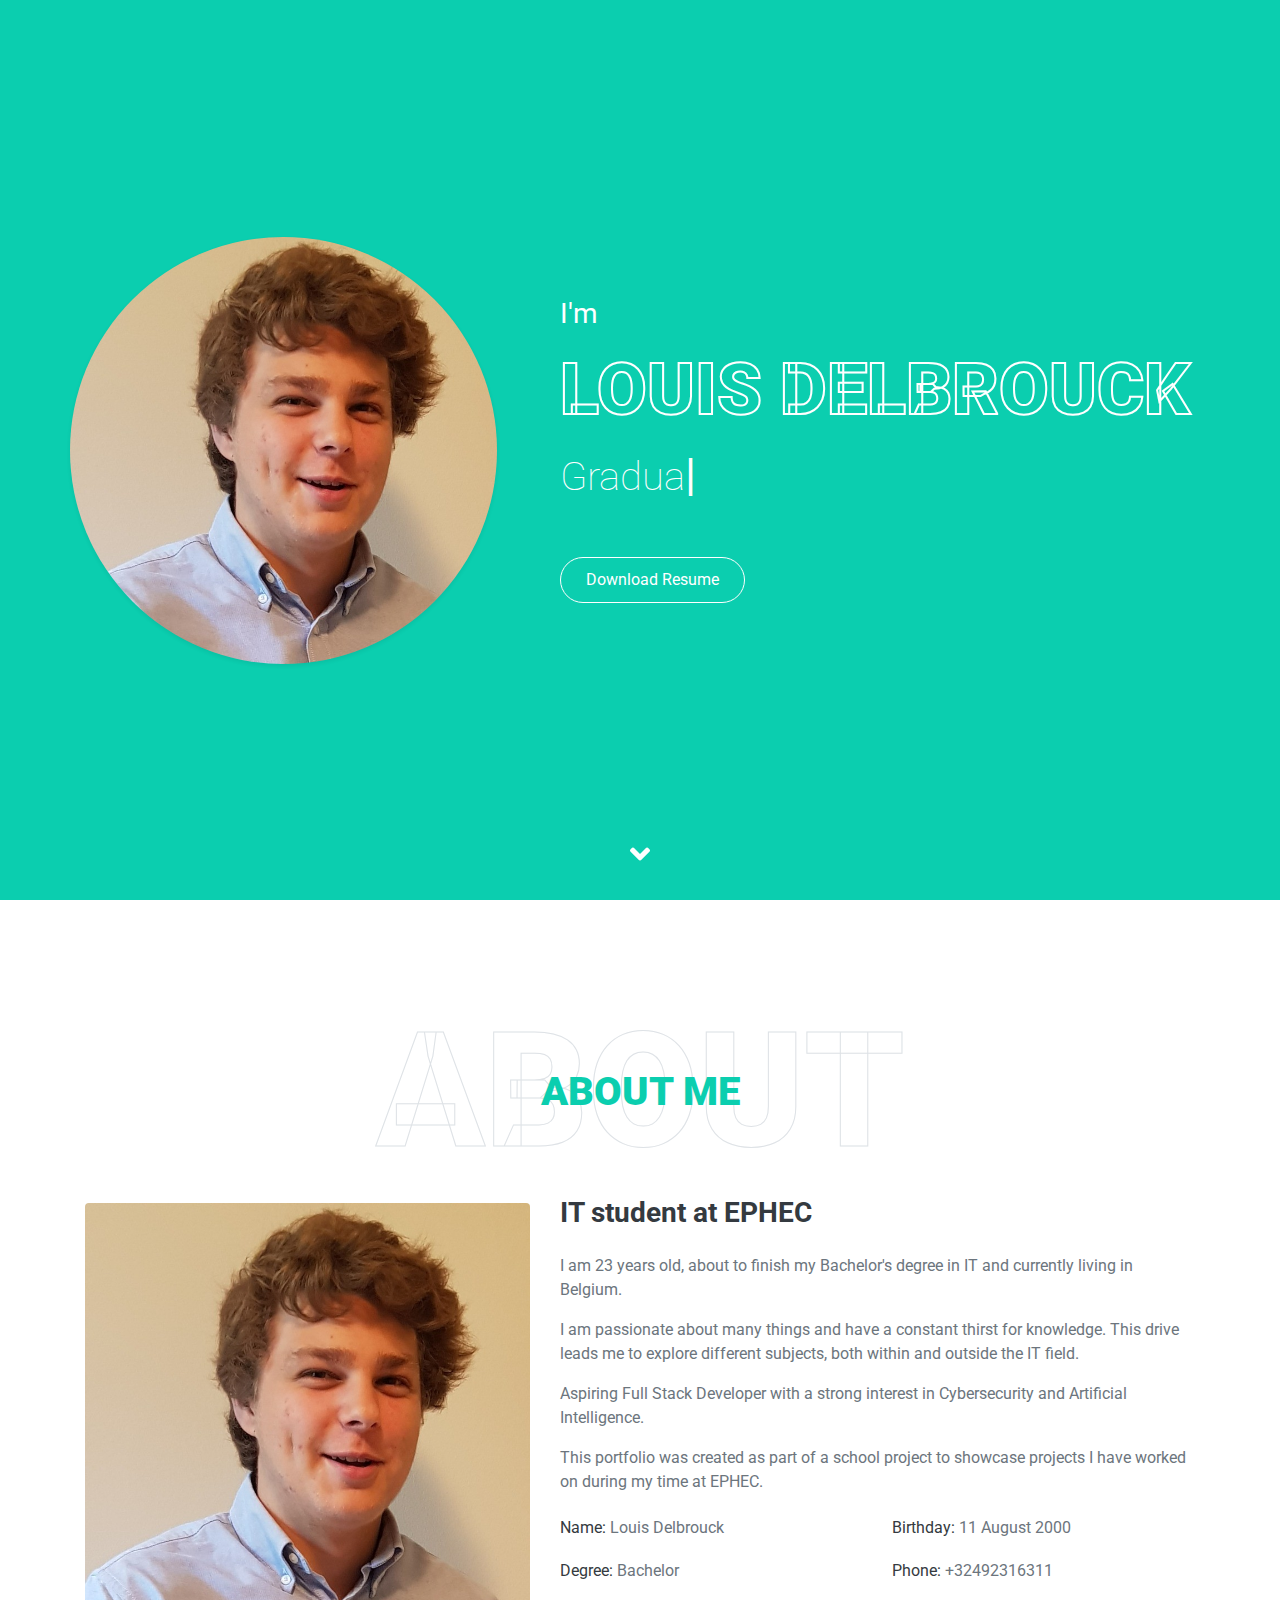
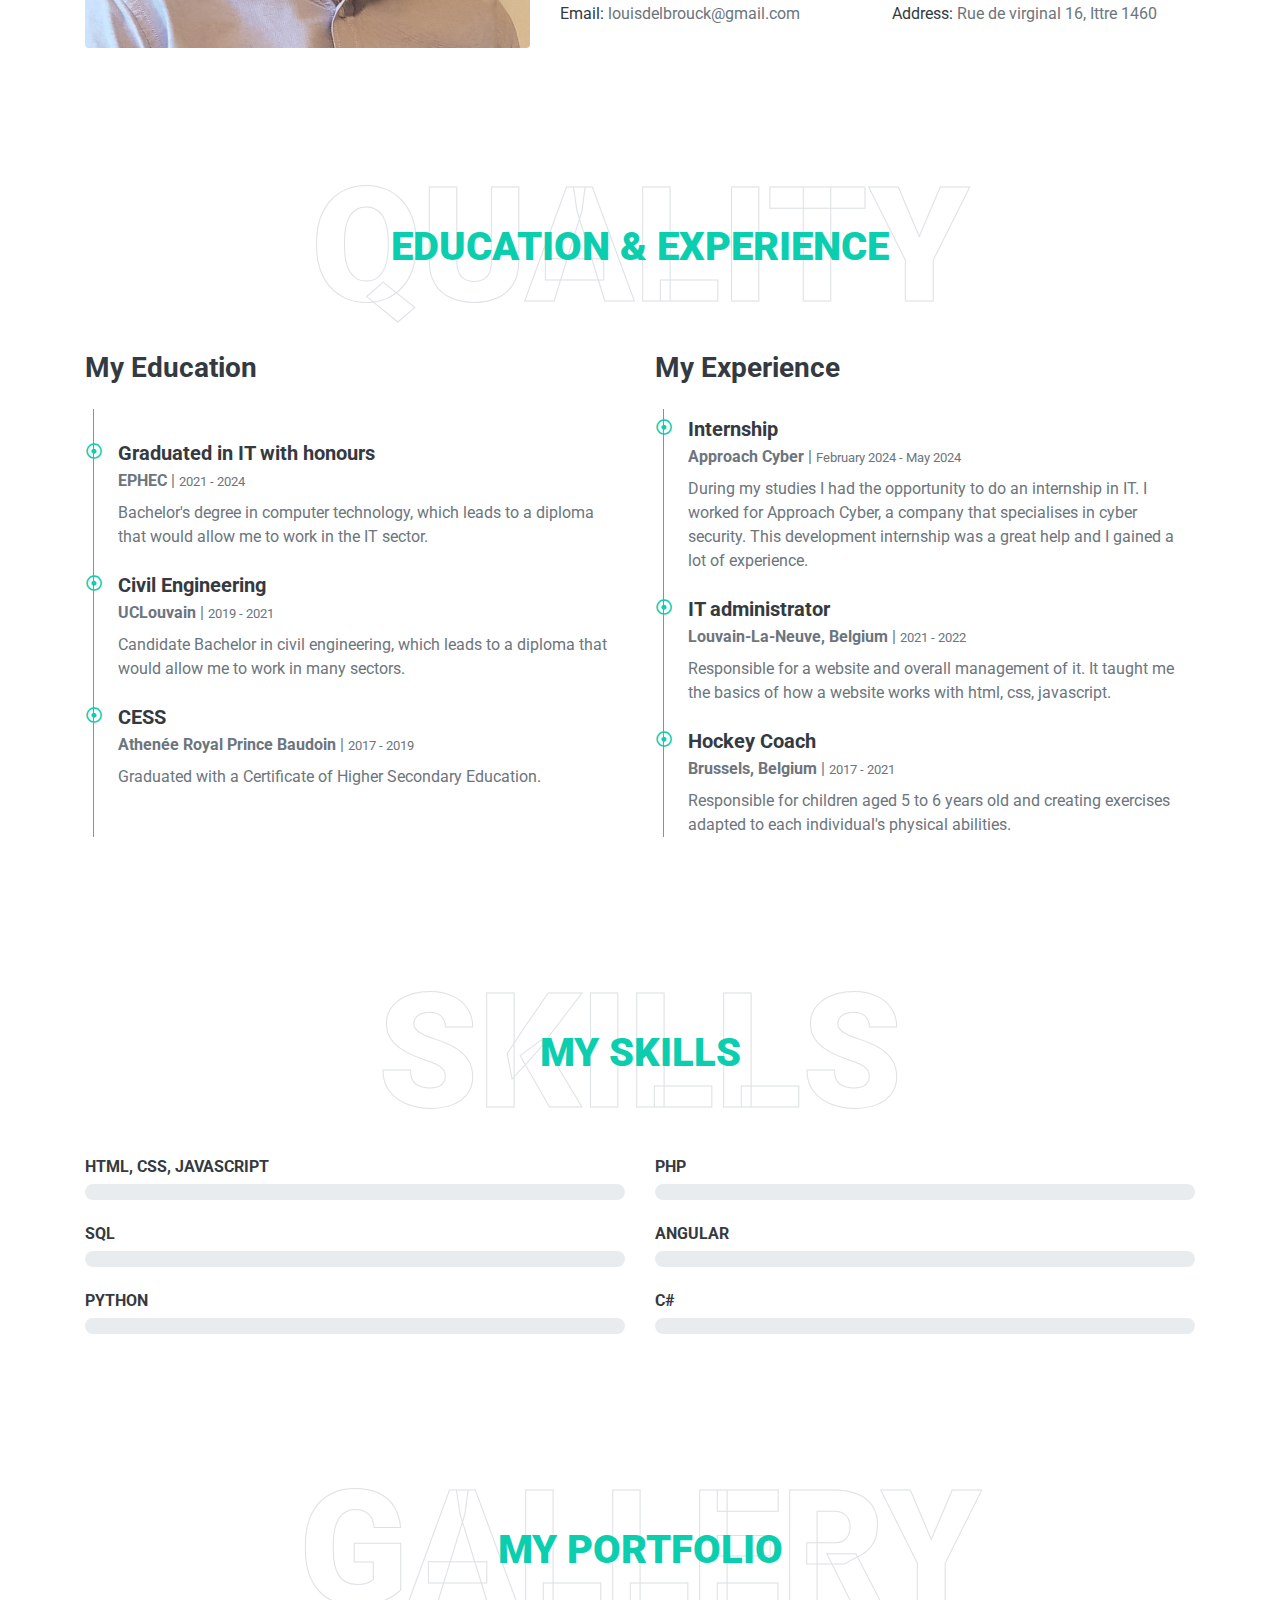
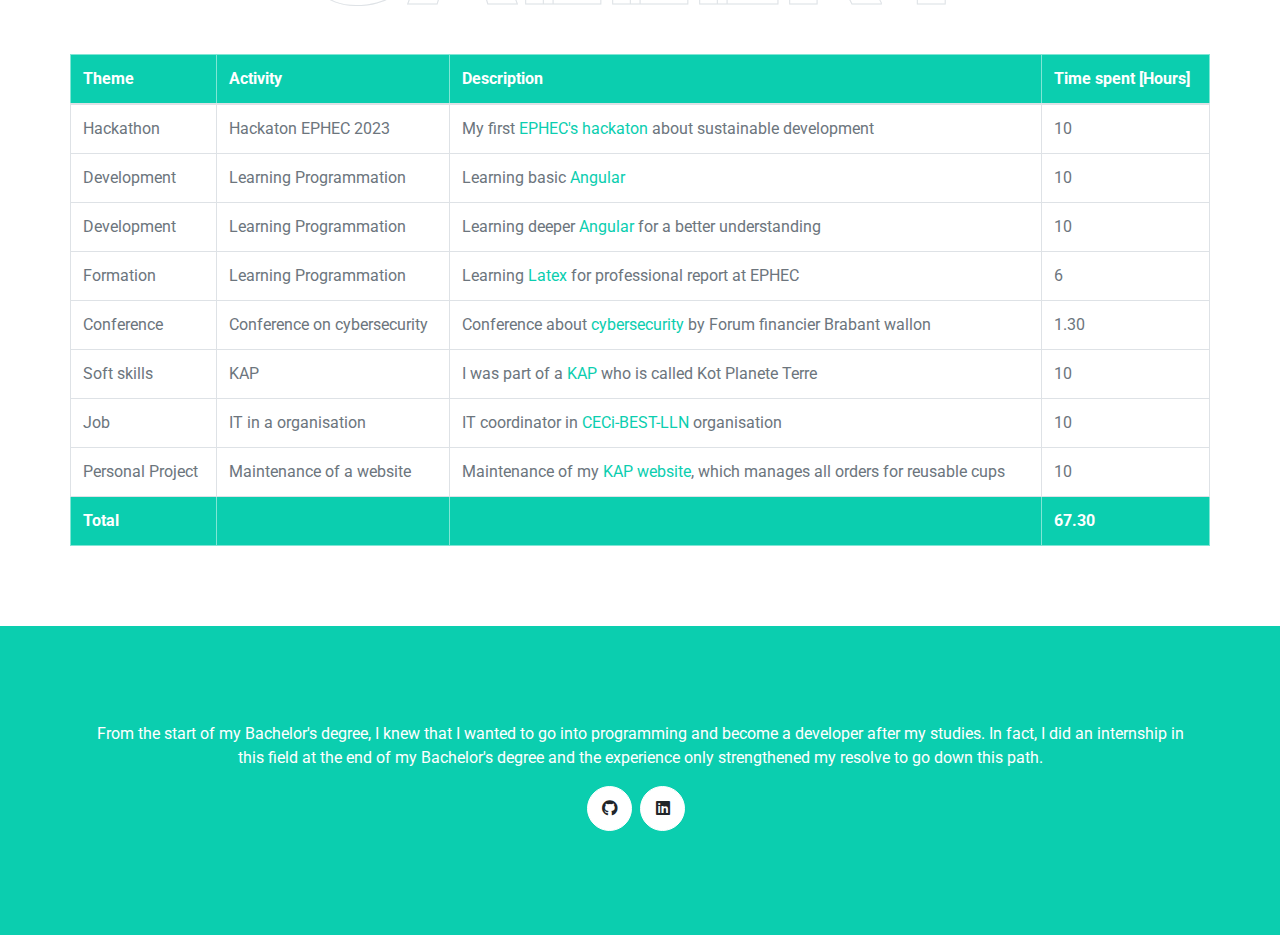
<file: index.html>
<!DOCTYPE html>
<html lang="en">

<head>
    <meta charset="utf-8">
    <title>Louis Delbrouck - ePortfolio</title>
    <meta content="width=device-width, initial-scale=1.0" name="viewport">
    <link rel="icon" href="img/icon.png" type="image/png">


    <!-- Google Web Fonts -->
    <link rel="preconnect" href="https://fonts.gstatic.com">
    <link href="https://fonts.googleapis.com/css2?family=Roboto:wght@300;400;500;700;900&display=swap" rel="stylesheet"> 

    <!-- Font Awesome -->
    <link href="https://cdnjs.cloudflare.com/ajax/libs/font-awesome/5.10.0/css/all.min.css" rel="stylesheet">

    <!-- Libraries Stylesheet -->
    <link href="lib/owlcarousel/assets/owl.carousel.min.css" rel="stylesheet">
    <link href="lib/lightbox/css/lightbox.min.css" rel="stylesheet">

    <!-- Customized Bootstrap Stylesheet -->
    <link href="css/style.css" rel="stylesheet">
</head>

<body data-spy="scroll" data-target=".navbar" data-offset="51">
    <!-- Navbar Start -->
    <nav class="navbar fixed-top shadow-sm navbar-expand-lg bg-light navbar-light py-3 py-lg-0 px-lg-5">
        <a href="./index.html" class="navbar-brand ml-lg-3">
            <h1 class="m-0 display-5"><span class="text-primary">Port</span>Folio</h1>
        </a>
        <button type="button" class="navbar-toggler" data-toggle="collapse" data-target="#navbarCollapse">
            <span class="navbar-toggler-icon"></span>
        </button>
        <div class="collapse navbar-collapse px-lg-3" id="navbarCollapse">
            <div class="navbar-nav  py-0">
                <a href="#home" class="nav-item nav-link active">Home</a>
                <a href="#about" class="nav-item nav-link">About</a>
                <a href="#qualification" class="nav-item nav-link">Quality</a>
                <a href="#skill" class="nav-item nav-link">Skill</a>
                <a href="#portfolio" class="nav-item nav-link">Portfolio</a>
            </div>
        </div>
    </nav>
    <!-- Navbar End -->



    <!-- Header Start -->
    <div class="container-fluid bg-primary d-flex align-items-center mb-5 py-5" id="home" style="min-height: 100vh;">
        <div class="container">
            <div class="row align-items-center">
                <div class="col-lg-5 px-5 pl-lg-0 pb-5 pb-lg-0">
                    <img class="img-fluid w-100 rounded-circle shadow-sm" src="img/about.jpg" alt="">
                </div>
                <div class="col-lg-7 text-center text-lg-left">
                    <h3 class="text-white font-weight-normal mb-3">I'm</h3>
                    <h1 class="display-3 text-uppercase text-primary mb-2" style="-webkit-text-stroke: 2px #ffffff;">Louis Delbrouck</h1>
                    <h1 class="typed-text-output d-inline font-weight-lighter text-white"></h1>
                    <div class="typed-text d-none">Graduated IT with honours, Fullstack Developer</div>
                    <div class="d-flex align-items-center justify-content-center justify-content-lg-start pt-5">
                        <a href="./img/CV_LOUIS_agls_2024.pdf" target="_blank" class="btn btn-outline-light mr-5">Download Resume</a>
                    </div>
                </div>
            </div>
        </div>
    </div>
    <!-- Header End -->


    <!-- About Start -->
    <div class="container-fluid py-5" id="about">
        <div class="container">
            <div class="position-relative d-flex align-items-center justify-content-center">
                <h1 class="display-1 text-uppercase text-white" style="-webkit-text-stroke: 1px #dee2e6;">About</h1>
                <h1 class="position-absolute text-uppercase text-primary">About Me</h1>
            </div>
            <div class="row align-items-center">
                <div class="col-lg-5 pb-4 pb-lg-0">
                    <img class="img-fluid rounded w-100" src="img/about.jpg" alt="">
                </div>
                <div class="col-lg-7">
                    <h3 class="mb-4">IT student at EPHEC</h3>
                    <p>I am 23 years old, about to finish my Bachelor's degree in IT and currently living in Belgium.</p>
                    <p>I am passionate about many things and have a constant thirst for knowledge. This drive leads me to explore different subjects, both within and outside the IT field.</p>
                    <p>Aspiring Full Stack Developer with a strong interest in Cybersecurity and Artificial Intelligence.</p>
                    <p>This portfolio was created as part of a school project to showcase projects I have worked on during my time at EPHEC.</p> 
                    <div class="row mb-3">
                        <div class="col-sm-6 py-2"><h6>Name: <span class="text-secondary">Louis Delbrouck</span></h6></div>
                        <div class="col-sm-6 py-2"><h6>Birthday: <span class="text-secondary">11 August 2000</span></h6></div>
                        <div class="col-sm-6 py-2"><h6>Degree: <span class="text-secondary">Bachelor</span></h6></div>
                        <div class="col-sm-6 py-2"><h6>Phone: <span class="text-secondary">+32492316311</span></h6></div>
                        <div class="col-sm-6 py-2"><h6>Email: <span class="text-secondary">louisdelbrouck@gmail.com</span></h6></div>
                        <div class="col-sm-6 py-2"><h6>Address: <span class="text-secondary">Rue de virginal 16, Ittre 1460</span></h6></div>
                        
                    </div>
                </div>
            </div>
        </div>
    </div>
    <!-- About End -->

    <!-- Qualification Start -->
    <div class="container-fluid py-5" id="qualification">
        <div class="container">
            <div class="position-relative d-flex align-items-center justify-content-center">
                <h1 class="display-1 text-uppercase text-white" style="-webkit-text-stroke: 1px #dee2e6;">Quality</h1>
                <h1 class="position-absolute text-uppercase text-primary">Education & Experience</h1>
            </div>
            <div class="row align-items-center">
                <div class="col-lg-6">
                    <h3 class="mb-4">My Education</h3>
                    <div class="border-left border-primary pt-2 pl-4 ml-2">
                        <br>
                        <div class="position-relative mb-4">
                            <i class="far fa-dot-circle text-primary position-absolute" style="top: 2px; left: -32px;"></i>
                            <h5 class="font-weight-bold mb-1">Graduated in IT with honours</h5>
                            <p class="mb-2"><strong>EPHEC</strong> | <small>2021 - 2024</small></p>
                            <p>Bachelor's degree in computer technology, which leads to a diploma that would allow me to work in the IT sector.</p>
                        </div>
                        <div class="position-relative mb-4">
                            <i class="far fa-dot-circle text-primary position-absolute" style="top: 2px; left: -32px;"></i>
                            <h5 class="font-weight-bold mb-1">Civil Engineering</h5>
                            <p class="mb-2"><strong>UCLouvain</strong> | <small>2019 - 2021</small></p>
                            <p>Candidate Bachelor in civil engineering, which leads to a diploma that would allow me to work in many sectors.</p>
                        </div>
                        <div class="position-relative mb-4">
                            <i class="far fa-dot-circle text-primary position-absolute" style="top: 2px; left: -32px;"></i>
                            <h5 class="font-weight-bold mb-1">CESS</h5>
                            <p class="mb-2"><strong>Athenée Royal Prince Baudoin</strong> | <small>2017 - 2019</small></p>
                            <p>Graduated with a Certificate of Higher Secondary Education.</p>
                        </div>
                        <br>
                    </div>
                    <br>
                </div>
                <div class="col-lg-6">
                    <h3 class="mb-4">My Experience</h3>
                    <div class="border-left border-primary pt-2 pl-4 ml-2">
                        <div class="position-relative mb-4">
                            <i class="far fa-dot-circle text-primary position-absolute" style="top: 2px; left: -32px;"></i>
                            <h5 class="font-weight-bold mb-1">Internship</h5>
                            <p class="mb-2"><strong>Approach Cyber</strong> | <small>February 2024 - May 2024</small></p>
                            <p>During my studies I had the opportunity to do an internship in IT. I worked for Approach Cyber, a company that specialises in cyber security. This development internship was a great help and I gained a lot of experience.</p>
                        </div>
                        <div class="position-relative mb-4">
                            <i class="far fa-dot-circle text-primary position-absolute" style="top: 2px; left: -32px;"></i>
                            <h5 class="font-weight-bold mb-1">IT administrator</h5>
                            <p class="mb-2"><strong>Louvain-La-Neuve, Belgium</strong> | <small>2021 - 2022</small></p>
                            <p>Responsible for a website and overall management of it. It taught me the basics of how a website works with html, css, javascript.</p>
                        </div>
                        <div class="position-relative mb-4">
                            <i class="far fa-dot-circle text-primary position-absolute" style="top: 2px; left: -32px;"></i>
                            <h5 class="font-weight-bold mb-1">Hockey Coach</h5>
                            <p class="mb-2"><strong>Brussels, Belgium</strong> | <small>2017 - 2021</small></p>
                            <p> Responsible for children aged 5 to 6 years old and creating exercises adapted to each individual's physical abilities.</p>
                        </div>
                        
                    </div>
                </div>
            </div>
        </div>
    </div>
    <!-- Qualification End -->


    <!-- Skill Start -->
    <div class="container-fluid py-5" id="skill">
        <div class="container">
            <div class="position-relative d-flex align-items-center justify-content-center">
                <h1 class="display-1 text-uppercase text-white" style="-webkit-text-stroke: 1px #dee2e6;">Skills</h1>
                <h1 class="position-absolute text-uppercase text-primary">My Skills</h1>
            </div>
            <div class="row align-items-center">
                <div class="col-md-6">
                    <div class="skill mb-4">
                        <div class="d-flex justify-content-between">
                            <h6 class="font-weight-bold">HTML, CSS, JAVASCRIPT</h6>
                            
                        </div>
                        <div class="progress">
                            <div class="progress-bar bg-primary" role="progressbar" aria-valuenow="70" aria-valuemin="0" aria-valuemax="100"></div>
                        </div>
                    </div>
                    <div class="skill mb-4">
                        <div class="d-flex justify-content-between">
                            <h6 class="font-weight-bold">SQL</h6>
                            
                        </div>
                        <div class="progress">
                            <div class="progress-bar bg-warning" role="progressbar" aria-valuenow="60" aria-valuemin="0" aria-valuemax="100"></div>
                        </div>
                    </div>
                    <div class="skill mb-4">
                        <div class="d-flex justify-content-between">
                            <h6 class="font-weight-bold">PYTHON</h6>
                            
                        </div>
                        <div class="progress">
                            <div class="progress-bar bg-danger" role="progressbar" aria-valuenow="65" aria-valuemin="0" aria-valuemax="100"></div>
                        </div>
                    </div>
                </div>
                <div class="col-md-6">
                    <div class="skill mb-4">
                        <div class="d-flex justify-content-between">
                            <h6 class="font-weight-bold">PHP</h6>
                           
                        </div>
                        <div class="progress">
                            <div class="progress-bar bg-success" role="progressbar" aria-valuenow="70" aria-valuemin="0" aria-valuemax="100"></div>
                        </div>
                    </div>
                    <div class="skill mb-4">
                        <div class="d-flex justify-content-between">
                            <h6 class="font-weight-bold">ANGULAR</h6>
                           
                        </div>
                        <div class="progress">
                            <div class="progress-bar bg-dark" role="progressbar" aria-valuenow="75" aria-valuemin="0" aria-valuemax="100"></div>
                        </div>
                    </div>
                    <div class="skill mb-4">
                        <div class="d-flex justify-content-between">
                            <h6 class="font-weight-bold">C#</h6>
                           
                        </div>
                        <div class="progress">
                            <div class="progress-bar bg-info" role="progressbar" aria-valuenow="60" aria-valuemin="0" aria-valuemax="100"></div>
                        </div>
                    </div>
                </div>
            </div>
        </div>
    </div>
    <!-- Skill End -->


    <!-- Portfolio Start -->
    <div class="container-fluid pt-5 pb-3" id="portfolio">
        <div class="container">
            <div class="position-relative d-flex align-items-center justify-content-center">
                <h1 class="display-1 text-uppercase text-white" style="-webkit-text-stroke: 1px #dee2e6;">Gallery</h1>
                <h1 class="position-absolute text-uppercase text-primary">My Portfolio</h1>
            </div>
            
            <div class="row">
                <table class="table table-bordered table-hover">
                    <thead class="table-primary">
                        <tr >
                            <th scope="col">Theme</th>
                            <th scope="col">Activity</th>
                            <th scope="col">Description</th>
                            <th scope="col">Time spent [Hours]</th>
                        </tr>
                    </thead>
                    <tbody>
                        <tr>
                            <td>Hackathon</td>
                            <td>Hackaton EPHEC 2023</td>
                            <td>My first <a href="view/hackaton.html">EPHEC's hackaton</a> about sustainable development</td>
                            <td>10</td>
                        </tr>
                        <tr>
                            <td>Development</td>
                            <td>Learning Programmation</td>
                            <td>Learning basic <a href="view/formation.html">Angular</a></td>
                            <td>10</td>
                        </tr>
                        <tr>
                            <td>Development</td>
                            <td>Learning Programmation</td>
                            <td>Learning deeper <a href="view/formation2.html">Angular </a>for a better understanding</td>
                            <td>10</td>
                        </tr>
                        <tr>
                            <td>Formation</td>
                            <td>Learning Programmation</td>
                            <td>Learning <a href="view/latex.html">Latex</a> for professional report at EPHEC</td>
                            <td>6</td>
                        </tr>
                        <tr>
                            <td>Conference</td>
                            <td>Conference on cybersecurity</td>
                            <td>Conference about <a href="view/conference.html">cybersecurity </a> by Forum financier Brabant wallon</td>
                            <td>1.30</td>
                        </tr>
                        <tr>
                            <td>Soft skills</td>
                            <td>KAP</td>
                            <td>I was part of a <a href="view/KAP.html">KAP</a> who is called Kot Planete Terre</td>
                            <td>10</td>
                        </tr>
                        <tr>
                            <td>Job</td>
                            <td>IT in a organisation</td>
                            <td>IT coordinator in <a href="view/job.html">CECi-BEST-LLN</a> organisation</td>
                            <td>10</td>
                        </tr>
                        <tr>
                            <td>Personal Project</td>
                            <td>Maintenance of a website</td>
                            <td> Maintenance of my <a href="view/website.html">KAP website</a>, which manages all orders for reusable cups</td>
                            <td>10</td>
                        </tr>
                        <tr class="table-primary" >
                            <th >Total</th>
                            <td></td>
                            <td></td>
                            <td><strong>67.30</strong></td>
                        </tr>
                    </tbody>
                </table>
                
            </div>
        </div>
    </div>
    <!-- Portfolio End -->

    <!-- Footer Start -->
    <div class="container-fluid bg-primary text-white mt-5 py-5 px-sm-3 px-md-5">
        <div class="container text-center py-5">
            <p>From the start of my Bachelor's degree, I knew that I wanted to go into programming and become a developer after my studies. In fact, I did an internship in this field at the end of my Bachelor's degree and the experience only strengthened my resolve to go down this path.</p>
            <div class="d-flex justify-content-center mb-2">
                
                <a class="btn btn-light btn-social mr-2" href="https://github.com/Aquote"><i class="fab fa-github"></i></a>
                <a class="btn btn-light btn-social mr-2" href="https://www.linkedin.com/in/louis-delbrouck-8336941b7/"><i class="fab fa-linkedin"></i></a>
              
            </div>
           
        </div>
    </div>
    <!-- Footer End -->

    <!-- Scroll to Bottom -->
    <i class="fa fa-2x fa-angle-down text-white scroll-to-bottom"></i>

    <!-- Back to Top -->
    <a href="#" class="btn btn-outline-dark px-0 back-to-top"><i class="fa fa-angle-double-up"></i></a>


    <!-- JavaScript Libraries -->
    <script src="https://code.jquery.com/jquery-3.4.1.min.js"></script>
    <script src="https://stackpath.bootstrapcdn.com/bootstrap/4.4.1/js/bootstrap.bundle.min.js"></script>
    <script src="lib/typed/typed.min.js"></script>
    <script src="lib/easing/easing.min.js"></script>
    <script src="lib/waypoints/waypoints.min.js"></script>
    <script src="lib/owlcarousel/owl.carousel.min.js"></script>
    <script src="lib/isotope/isotope.pkgd.min.js"></script>
    <script src="lib/lightbox/js/lightbox.min.js"></script>

    <!-- Contact Javascript File -->
    <script src="mail/jqBootstrapValidation.min.js"></script>

    <!-- Template Javascript -->
    <script src="js/main.js"></script>
</body>

</html>
</file>
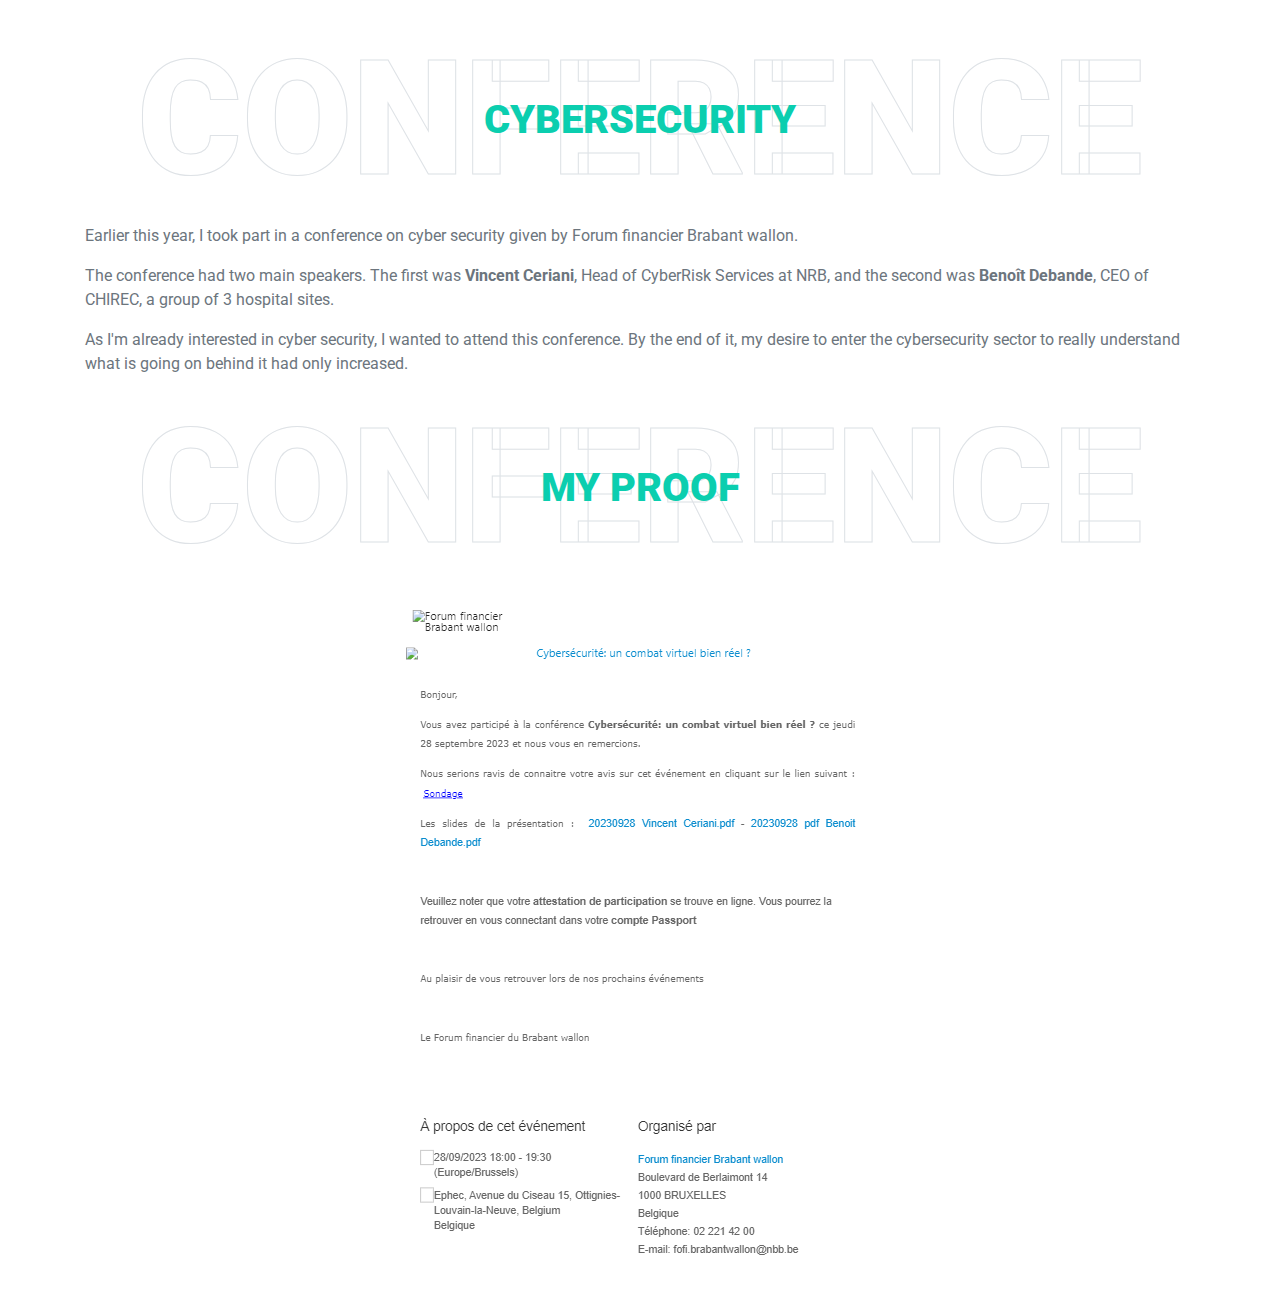
<file: view/conference.html>
<head>
    <title>Conference</title>
    <meta content="width=device-width, initial-scale=1.0" name="viewport">
    <link rel="icon" href="../img/icon.png" type="image/png">


    <!-- Google Web Fonts -->
    <link rel="preconnect" href="https://fonts.gstatic.com">
    <link href="https://fonts.googleapis.com/css2?family=Roboto:wght@300;400;500;700;900&display=swap" rel="stylesheet"> 

    <!-- Font Awesome -->
    <link href="https://cdnjs.cloudflare.com/ajax/libs/font-awesome/5.10.0/css/all.min.css" rel="stylesheet">

    <!-- Libraries Stylesheet -->
    
    <link href="../lib/owlcarousel/assets/owl.carousel.min.css" rel="stylesheet">
    <link href="../lib/lightbox/css/lightbox.min.css" rel="stylesheet">

    <!-- Customized Bootstrap Stylesheet -->
    <link href="../css/style.css" rel="stylesheet">
</head>


<body >
    <nav class="navbar fixed-top shadow-sm navbar-expand-lg bg-light navbar-light py-3 py-lg-0 px-lg-5">
        <a href="../index.html" class="navbar-brand ml-lg-3">
            <h1 class="m-0 display-5"><span class="text-primary">Port</span>Folio</h1>
        </a>
        <button type="button" class="navbar-toggler" data-toggle="collapse" data-target="#navbarCollapse">
            <span class="navbar-toggler-icon"></span>
        </button>
        <div class="collapse navbar-collapse px-lg-3" id="navbarCollapse">
            <div class="navbar-nav py-0">
                <a href="../index.html" class="nav-item nav-link active">Home</a>
            </div>
        </div>
    </nav>




    <div class="container-fluid py-4" id="conference">
        <div class="container">
            <div class="position-relative d-flex align-items-center justify-content-center">
                <h1 class="display-1 text-uppercase text-white" style="-webkit-text-stroke: 1px #dee2e6;">Conference</h1>
                <h1 class="position-absolute text-uppercase text-primary">Cybersecurity</h1>
            </div>
                <p>Earlier this year, I took part in a conference on cyber security given by Forum financier Brabant wallon.</p>
                <p>The conference had two main speakers. The first was <strong>Vincent Ceriani</strong>, Head of CyberRisk Services at NRB, and the second was <strong>Benoît Debande</strong>, CEO of CHIREC, a group of 3 hospital sites.</p>
                <p>As I'm already interested in cyber security, I wanted to attend this conference. By the end of it, my desire to enter the cybersecurity sector to really understand what is going on behind it had only increased.</p>
                <div class="position-relative d-flex align-items-center justify-content-center">
                    <h1 class="display-1 text-uppercase text-white" style="-webkit-text-stroke: 1px #dee2e6;">Conference</h1>
                    <h1 class="position-absolute text-uppercase text-primary">My proof</h1>
                </div>
                <div class="justify-content-center d-flex">
                    <img src="../img/conference_cybersecu.png" class="justify-content-center" alt="conference">
                </div>
            </div>
        </div>
    </div>



    
    <!-- JavaScript Libraries -->
    <script src="https://code.jquery.com/jquery-3.4.1.min.js"></script>
    <script src="https://stackpath.bootstrapcdn.com/bootstrap/4.4.1/js/bootstrap.bundle.min.js"></script>
    <script src="../lib/typed/typed.min.js"></script>
    <script src="../lib/easing/easing.min.js"></script>
    <script src="../lib/waypoints/waypoints.min.js"></script>
    <script src="../lib/owlcarousel/owl.carousel.min.js"></script>
    <script src="../lib/isotope/isotope.pkgd.min.js"></script>
    <script src="../lib/lightbox/js/lightbox.min.js"></script>

    <!-- Contact Javascript File -->
    <script src="../mail/jqBootstrapValidation.min.js"></script>

    <!-- Template Javascript -->
    <script src="../js/main.js"></script>
</body>
</file>
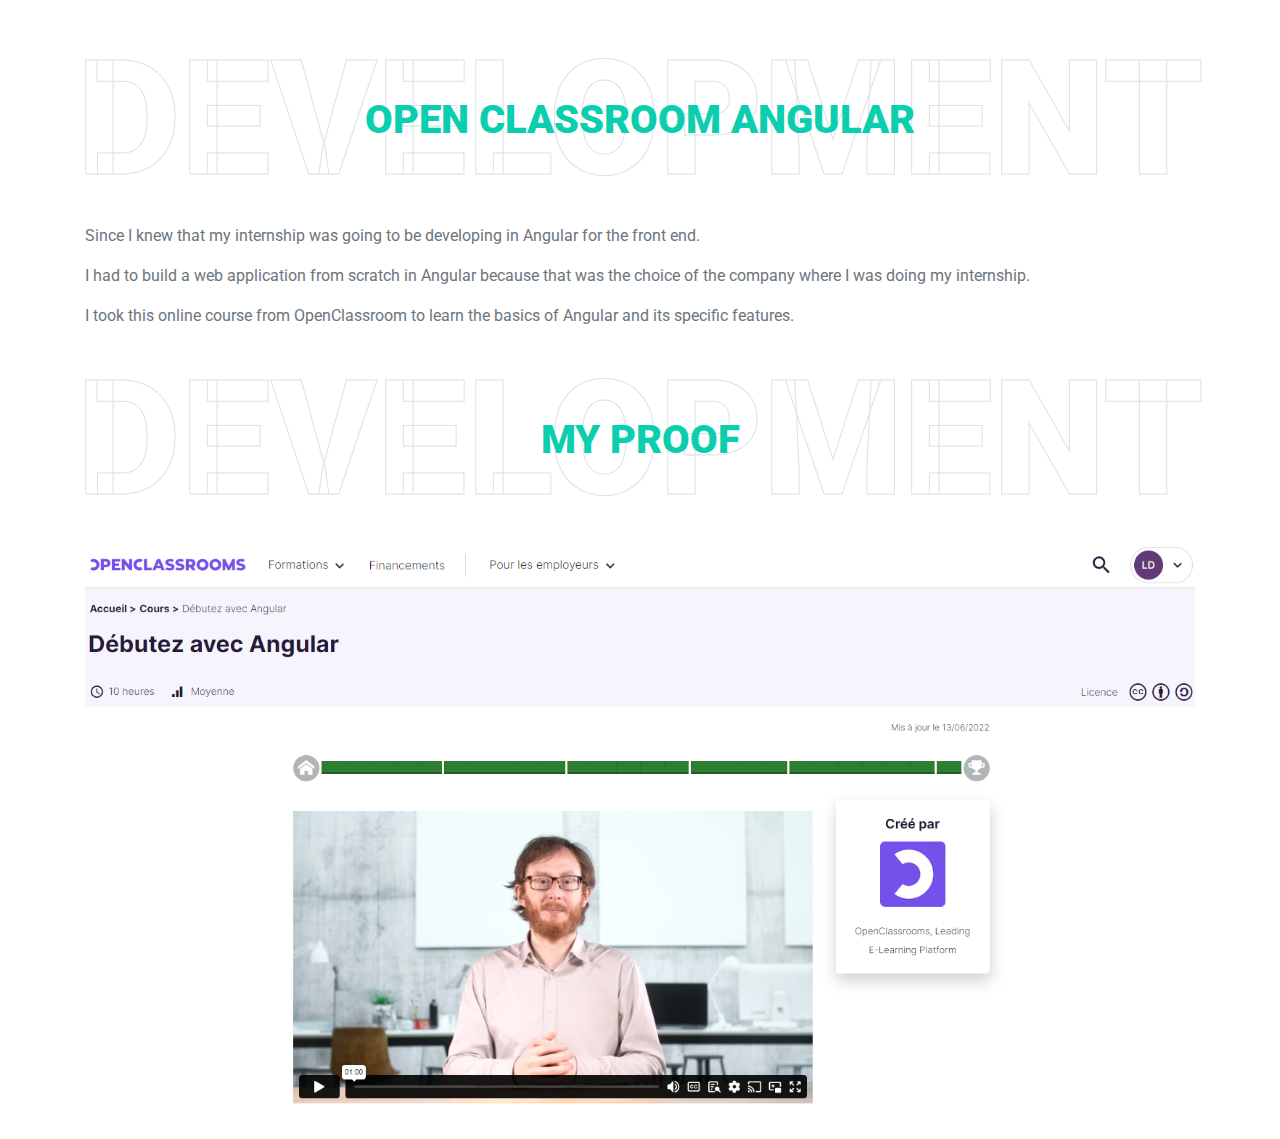
<file: view/formation.html>
<head>
    <title>Development</title>
   
    <meta content="width=device-width, initial-scale=1.0" name="viewport">
    <link rel="icon" href="../img/icon.png" type="image/png">

    <!-- Google Web Fonts -->
    <link rel="preconnect" href="https://fonts.gstatic.com">
    <link href="https://fonts.googleapis.com/css2?family=Roboto:wght@300;400;500;700;900&display=swap" rel="stylesheet"> 

    <!-- Font Awesome -->
    <link href="https://cdnjs.cloudflare.com/ajax/libs/font-awesome/5.10.0/css/all.min.css" rel="stylesheet">

    <!-- Libraries Stylesheet -->
    
    <link href="../lib/owlcarousel/assets/owl.carousel.min.css" rel="stylesheet">
    <link href="../lib/lightbox/css/lightbox.min.css" rel="stylesheet">

    <!-- Customized Bootstrap Stylesheet -->
    <link href="../css/style.css" rel="stylesheet">
</head>


<body >
    <nav class="navbar fixed-top shadow-sm navbar-expand-lg bg-light navbar-light py-3 py-lg-0 px-lg-5">
        <a href="../index.html" class="navbar-brand ml-lg-3">
            <h1 class="m-0 display-5"><span class="text-primary">Port</span>Folio</h1>
        </a>
        <button type="button" class="navbar-toggler" data-toggle="collapse" data-target="#navbarCollapse">
            <span class="navbar-toggler-icon"></span>
        </button>
        <div class="collapse navbar-collapse px-lg-3" id="navbarCollapse">
            <div class="navbar-nav py-0">
                <a href="../index.html" class="nav-item nav-link active">Home</a>
            </div>
        </div>
    </nav>




    <div class="container-fluid py-4" id="hackathon">
        <div class="container">
            <div class="position-relative d-flex align-items-center justify-content-center">
                <h1 class="display-1 text-uppercase text-white" style="-webkit-text-stroke: 1px #dee2e6;">Development</h1>
                <h1 class="position-absolute text-uppercase text-primary">Open Classroom Angular</h1>
            </div>
                <p>Since I knew that my internship was going to be developing in Angular for the front end.</p>
                <p>I had to build a web application from scratch in Angular because that was the choice of the company where I was doing my internship.</p>
                <p>I took this online course from OpenClassroom to learn the basics of Angular and its specific features.</p>
                <div class="position-relative d-flex align-items-center justify-content-center">
                    <h1 class="display-1 text-uppercase text-white" style="-webkit-text-stroke: 1px #dee2e6;">Development</h1>
                    <h1 class="position-absolute text-uppercase text-primary">My proof</h1>
                </div>
                <div >
                   <img src="../img/angular1.png" class="img-fluid" alt="Angular">
                </div>
            </div>
        </div>
    </div>



    
    <!-- JavaScript Libraries -->
    <script src="https://code.jquery.com/jquery-3.4.1.min.js"></script>
    <script src="https://stackpath.bootstrapcdn.com/bootstrap/4.4.1/js/bootstrap.bundle.min.js"></script>
    <script src="../lib/typed/typed.min.js"></script>
    <script src="../lib/easing/easing.min.js"></script>
    <script src="../lib/waypoints/waypoints.min.js"></script>
    <script src="../lib/owlcarousel/owl.carousel.min.js"></script>
    <script src="../lib/isotope/isotope.pkgd.min.js"></script>
    <script src="../lib/lightbox/js/lightbox.min.js"></script>

    <!-- Contact Javascript File -->
    <script src="../mail/jqBootstrapValidation.min.js"></script>

    <!-- Template Javascript -->
    <script src="../js/main.js"></script>
</body>
</file>
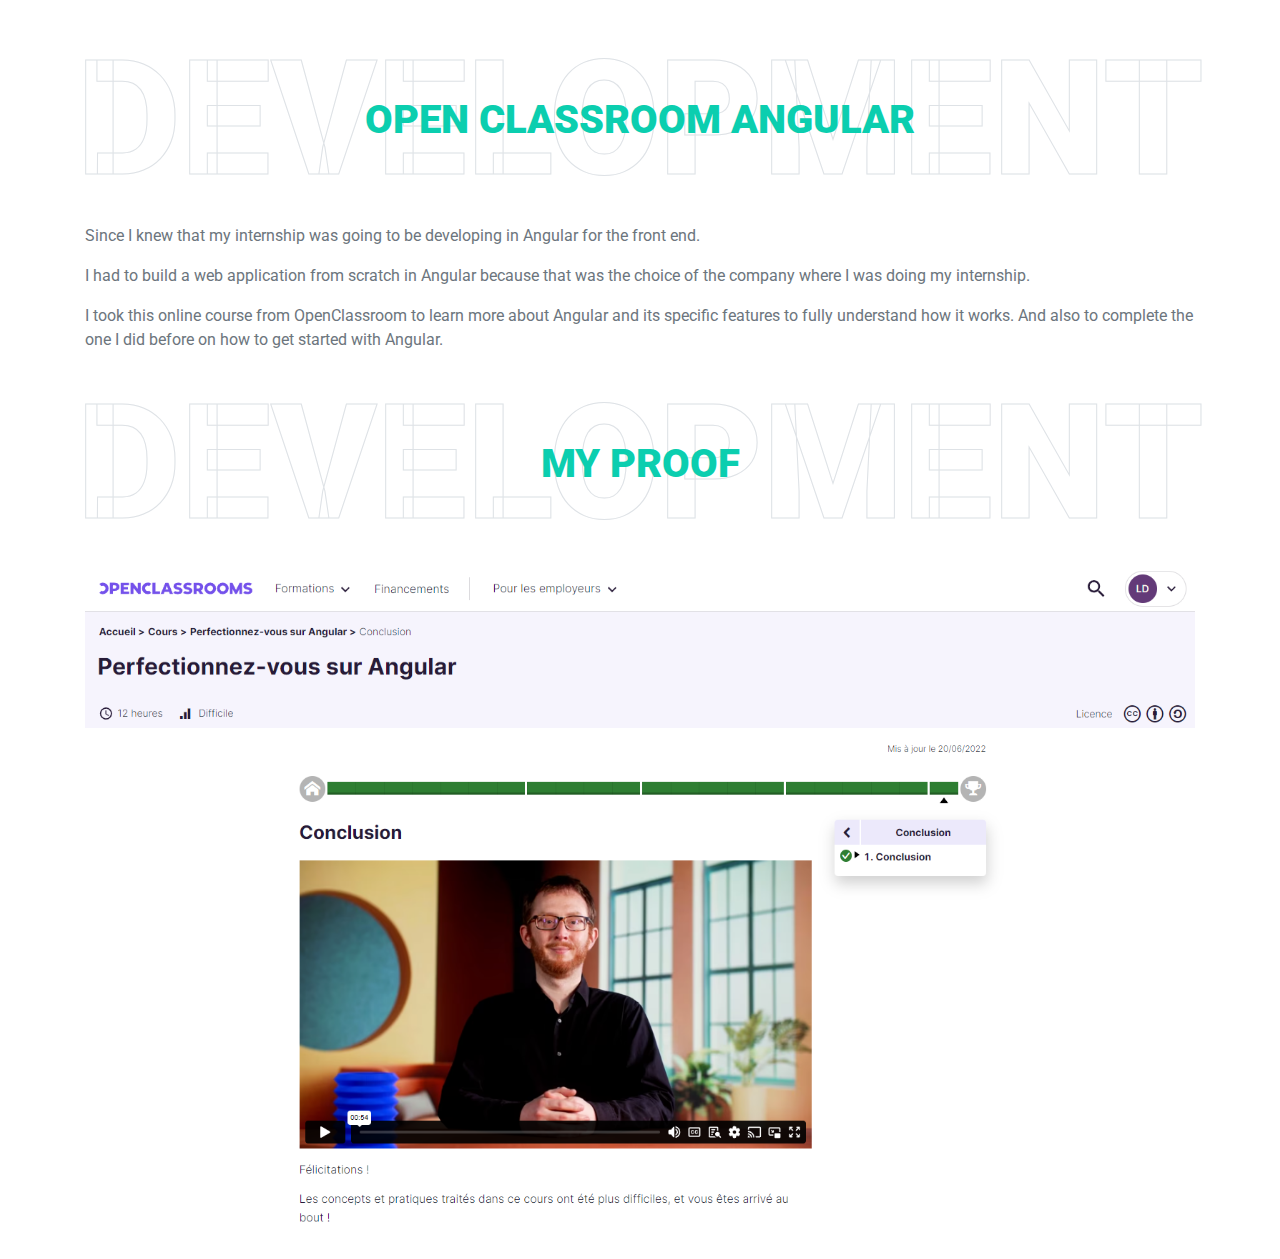
<file: view/formation2.html>
<head>
    <title>Development</title>
    <meta content="width=device-width, initial-scale=1.0" name="viewport">
    <link rel="icon" href="../img/icon.png" type="image/png">

    <!-- Google Web Fonts -->
    <link rel="preconnect" href="https://fonts.gstatic.com">
    <link href="https://fonts.googleapis.com/css2?family=Roboto:wght@300;400;500;700;900&display=swap" rel="stylesheet"> 

    <!-- Font Awesome -->
    <link href="https://cdnjs.cloudflare.com/ajax/libs/font-awesome/5.10.0/css/all.min.css" rel="stylesheet">

    <!-- Libraries Stylesheet -->
    
    <link href="../lib/owlcarousel/assets/owl.carousel.min.css" rel="stylesheet">
    <link href="../lib/lightbox/css/lightbox.min.css" rel="stylesheet">

    <!-- Customized Bootstrap Stylesheet -->
    <link href="../css/style.css" rel="stylesheet">
</head>


<body >
    <nav class="navbar fixed-top shadow-sm navbar-expand-lg bg-light navbar-light py-3 py-lg-0 px-lg-5">
        <a href="../index.html" class="navbar-brand ml-lg-3">
            <h1 class="m-0 display-5"><span class="text-primary">Port</span>Folio</h1>
        </a>
        <button type="button" class="navbar-toggler" data-toggle="collapse" data-target="#navbarCollapse">
            <span class="navbar-toggler-icon"></span>
        </button>
        <div class="collapse navbar-collapse px-lg-3" id="navbarCollapse">
            <div class="navbar-nav py-0">
                <a href="../index.html" class="nav-item nav-link active">Home</a>
            </div>
        </div>
    </nav>




    <div class="container-fluid py-4" id="hackathon">
        <div class="container">
            <div class="position-relative d-flex align-items-center justify-content-center">
                <h1 class="display-1 text-uppercase text-white" style="-webkit-text-stroke: 1px #dee2e6;">Development</h1>
                <h1 class="position-absolute text-uppercase text-primary">Open Classroom Angular</h1>
            </div>
                <p>Since I knew that my internship was going to be developing in Angular for the front end.</p>
                <p>I had to build a web application from scratch in Angular because that was the choice of the company where I was doing my internship.</p>
                <p>I took this online course from OpenClassroom to learn more about Angular and its specific features to fully understand how it works. And also to complete the one I did before on how to get started with Angular.</p>
                <div class="position-relative d-flex align-items-center justify-content-center">
                    <h1 class="display-1 text-uppercase text-white" style="-webkit-text-stroke: 1px #dee2e6;">Development</h1>
                    <h1 class="position-absolute text-uppercase text-primary">My proof</h1>
                </div>
                <div >
                   <img src="../img/angular2.png" class="img-fluid" alt="Angular">
                </div>
            </div>
        </div>
    </div>



    
    <!-- JavaScript Libraries -->
    <script src="https://code.jquery.com/jquery-3.4.1.min.js"></script>
    <script src="https://stackpath.bootstrapcdn.com/bootstrap/4.4.1/js/bootstrap.bundle.min.js"></script>
    <script src="../lib/typed/typed.min.js"></script>
    <script src="../lib/easing/easing.min.js"></script>
    <script src="../lib/waypoints/waypoints.min.js"></script>
    <script src="../lib/owlcarousel/owl.carousel.min.js"></script>
    <script src="../lib/isotope/isotope.pkgd.min.js"></script>
    <script src="../lib/lightbox/js/lightbox.min.js"></script>

    <!-- Contact Javascript File -->
    <script src="../mail/jqBootstrapValidation.min.js"></script>

    <!-- Template Javascript -->
    <script src="../js/main.js"></script>
</body>
</file>
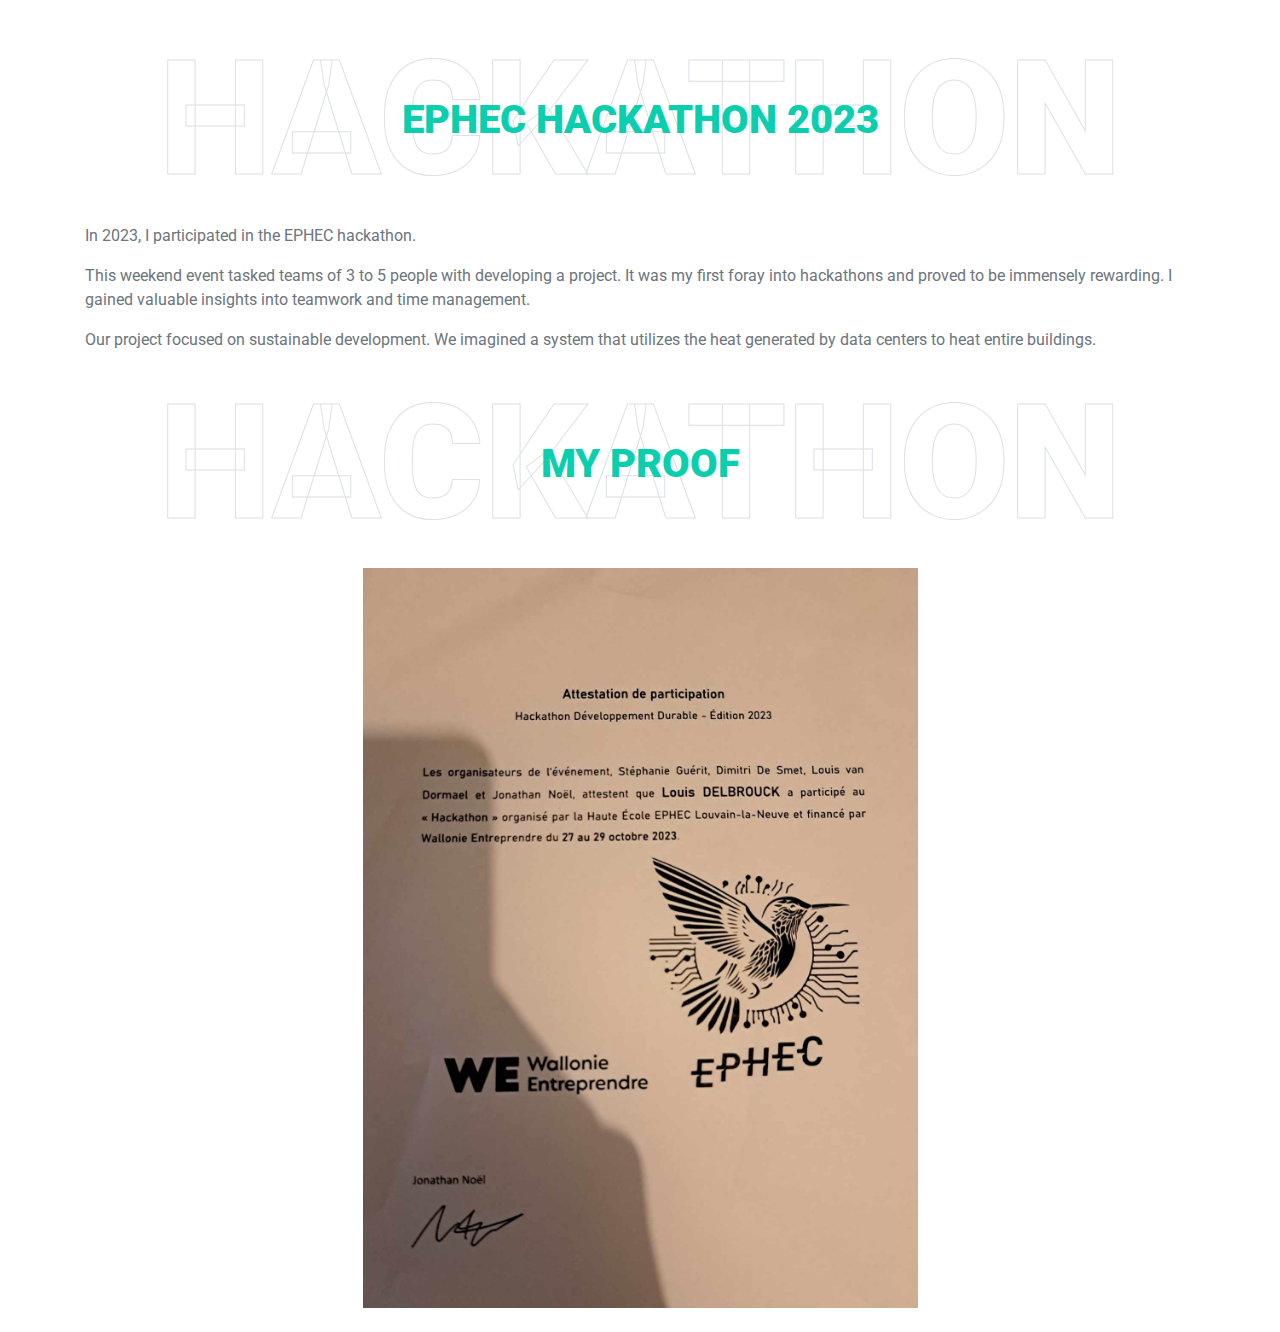
<file: view/hackaton.html>
<head>
    <title>Hackaton</title>
    <meta content="width=device-width, initial-scale=1.0" name="viewport">
    <link rel="icon" href="../img/icon.png" type="image/png">


    <!-- Google Web Fonts -->
    <link rel="preconnect" href="https://fonts.gstatic.com">
    <link href="https://fonts.googleapis.com/css2?family=Roboto:wght@300;400;500;700;900&display=swap" rel="stylesheet"> 

    <!-- Font Awesome -->
    <link href="https://cdnjs.cloudflare.com/ajax/libs/font-awesome/5.10.0/css/all.min.css" rel="stylesheet">

    <!-- Libraries Stylesheet -->
    
    <link href="../lib/owlcarousel/assets/owl.carousel.min.css" rel="stylesheet">
    <link href="../lib/lightbox/css/lightbox.min.css" rel="stylesheet">

    <!-- Customized Bootstrap Stylesheet -->
    <link href="../css/style.css" rel="stylesheet">
</head>


<body >
    <nav class="navbar fixed-top shadow-sm navbar-expand-lg bg-light navbar-light py-3 py-lg-0 px-lg-5">
        <a href="../index.html" class="navbar-brand ml-lg-3">
            <h1 class="m-0 display-5"><span class="text-primary">Port</span>Folio</h1>
        </a>
        <button type="button" class="navbar-toggler" data-toggle="collapse" data-target="#navbarCollapse">
            <span class="navbar-toggler-icon"></span>
        </button>
        <div class="collapse navbar-collapse px-lg-3" id="navbarCollapse">
            <div class="navbar-nav py-0">
                <a href="../index.html" class="nav-item nav-link active">Home</a>
            </div>
        </div>
    </nav>




    <div class="container-fluid py-4" id="hackathon">
        <div class="container">
            <div class="position-relative d-flex align-items-center justify-content-center">
                <h1 class="display-1 text-uppercase text-white" style="-webkit-text-stroke: 1px #dee2e6;">Hackathon</h1>
                <h1 class="position-absolute text-uppercase text-primary">EPHEC Hackathon 2023</h1>
            </div>
                <p>In 2023, I participated in the EPHEC hackathon.</p>
                <p>This weekend event tasked teams of 3 to 5 people with developing a project. It was my first foray into hackathons and proved to be immensely rewarding. I gained valuable insights into teamwork and time management.</p>
                <p>Our project focused on sustainable development. We imagined a system that utilizes the heat generated by data centers to heat entire buildings.</p>
                <div class="position-relative d-flex align-items-center justify-content-center">
                    <h1 class="display-1 text-uppercase text-white" style="-webkit-text-stroke: 1px #dee2e6;">Hackathon</h1>
                    <h1 class="position-absolute text-uppercase text-primary">My proof</h1>
                </div>
                <div class="justify-content-center d-flex">
                    <img src="../img/hackathon.jpg" style="width: 50%; height: 40%;" alt="conference">
                </div>
            </div>
        </div>
    </div>



    
    <!-- JavaScript Libraries -->
    <script src="https://code.jquery.com/jquery-3.4.1.min.js"></script>
    <script src="https://stackpath.bootstrapcdn.com/bootstrap/4.4.1/js/bootstrap.bundle.min.js"></script>
    <script src="../lib/typed/typed.min.js"></script>
    <script src="../lib/easing/easing.min.js"></script>
    <script src="../lib/waypoints/waypoints.min.js"></script>
    <script src="../lib/owlcarousel/owl.carousel.min.js"></script>
    <script src="../lib/isotope/isotope.pkgd.min.js"></script>
    <script src="../lib/lightbox/js/lightbox.min.js"></script>

    <!-- Contact Javascript File -->
    <script src="../mail/jqBootstrapValidation.min.js"></script>

    <!-- Template Javascript -->
    <script src="../js/main.js"></script>
</body>
</file>
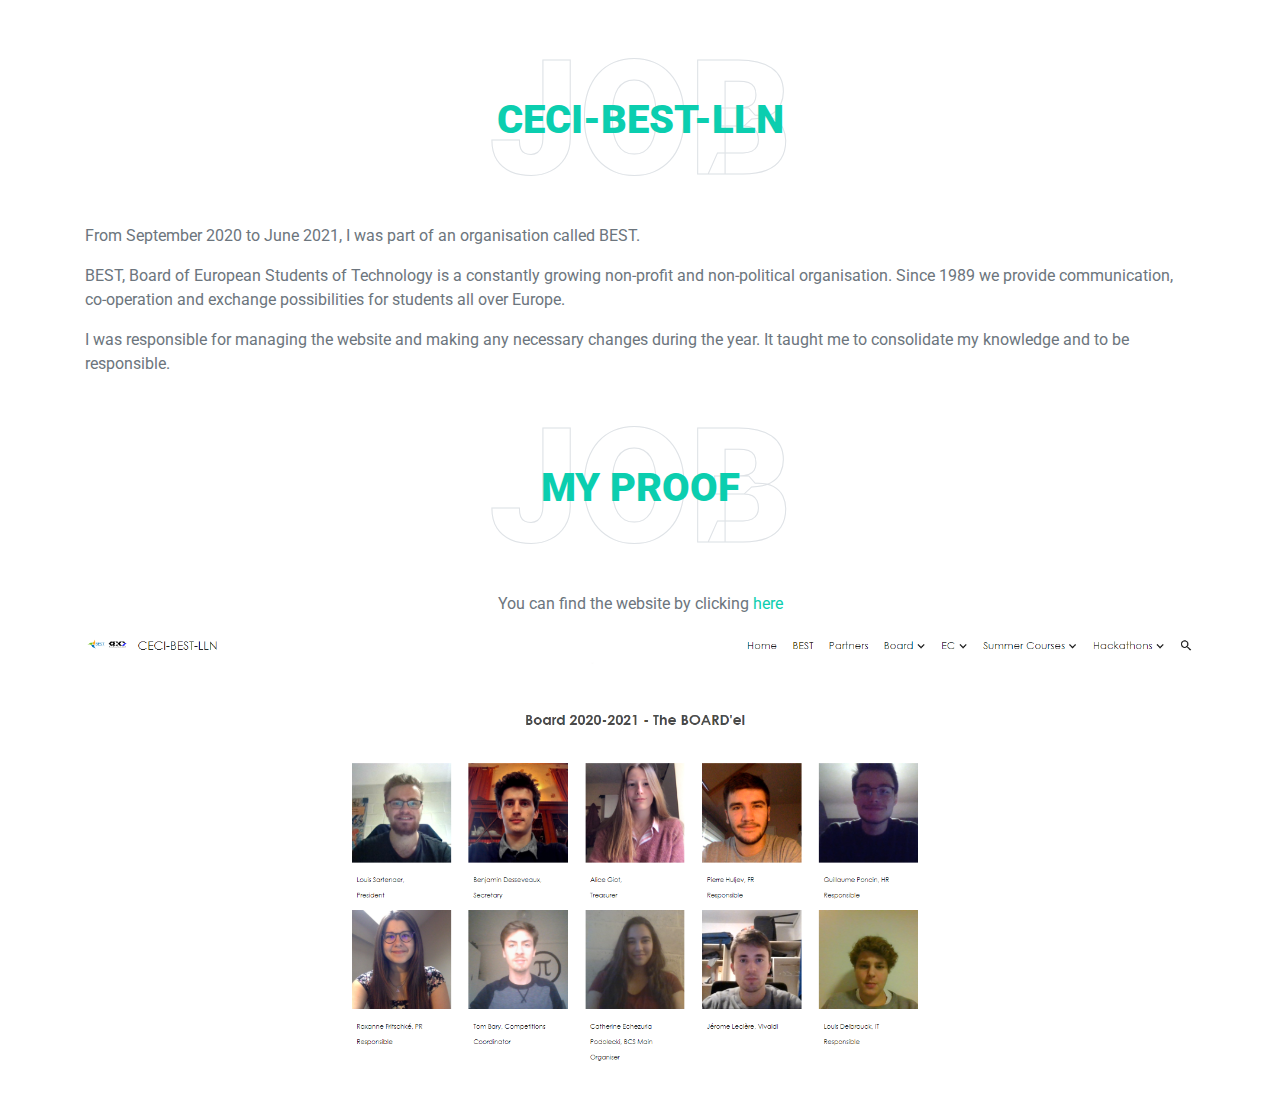
<file: view/job.html>
<head>
    <title>Job</title>
    <meta content="width=device-width, initial-scale=1.0" name="viewport">
    <link rel="icon" href="../img/icon.png" type="image/png">


    <!-- Google Web Fonts -->
    <link rel="preconnect" href="https://fonts.gstatic.com">
    <link href="https://fonts.googleapis.com/css2?family=Roboto:wght@300;400;500;700;900&display=swap" rel="stylesheet"> 

    <!-- Font Awesome -->
    <link href="https://cdnjs.cloudflare.com/ajax/libs/font-awesome/5.10.0/css/all.min.css" rel="stylesheet">

    <!-- Libraries Stylesheet -->
    
    <link href="../lib/owlcarousel/assets/owl.carousel.min.css" rel="stylesheet">
    <link href="../lib/lightbox/css/lightbox.min.css" rel="stylesheet">

    <!-- Customized Bootstrap Stylesheet -->
    <link href="../css/style.css" rel="stylesheet">
</head>


<body >
    <nav class="navbar fixed-top shadow-sm navbar-expand-lg bg-light navbar-light py-3 py-lg-0 px-lg-5">
        <a href="../index.html" class="navbar-brand ml-lg-3">
            <h1 class="m-0 display-5"><span class="text-primary">Port</span>Folio</h1>
        </a>
        <button type="button" class="navbar-toggler" data-toggle="collapse" data-target="#navbarCollapse">
            <span class="navbar-toggler-icon"></span>
        </button>
        <div class="collapse navbar-collapse px-lg-3" id="navbarCollapse">
            <div class="navbar-nav py-0">
                <a href="../index.html" class="nav-item nav-link active">Home</a>
            </div>
        </div>
    </nav>




    <div class="container-fluid py-4" id="hackathon">
        <div class="container">
            <div class="position-relative d-flex align-items-center justify-content-center">
                <h1 class="display-1 text-uppercase text-white" style="-webkit-text-stroke: 1px #dee2e6;">Job</h1>
                <h1 class="position-absolute text-uppercase text-primary">CECi-BEST-LLN</h1>
            </div>
                <p>From September 2020 to June 2021, I was part of an organisation called BEST.</p>
                <p>BEST, Board of European Students of Technology is a constantly growing non-profit and non-political organisation. Since 1989 we provide communication, co-operation and exchange possibilities for students all over Europe.</p>
                <p>I was responsible for managing the website and making any necessary changes during the year. It taught me to consolidate my knowledge and to be responsible.</p>
                <div class="position-relative d-flex align-items-center justify-content-center">
                    <h1 class="display-1 text-uppercase text-white" style="-webkit-text-stroke: 1px #dee2e6;">Job</h1>
                    <h1 class="position-absolute text-uppercase text-primary">My proof</h1>
                </div>
                <div >
                    <p class="justify-content-center d-flex">You can find the website by clicking <a class="ml-lg-1" href="https://www.best-lln.eu/home"> here </a> </p>
                   <img src="../img/Ceci.png" class="img-fluid" alt="Ceci">
                </div>
            </div>
        </div>
    </div>



    
    <!-- JavaScript Libraries -->
    <script src="https://code.jquery.com/jquery-3.4.1.min.js"></script>
    <script src="https://stackpath.bootstrapcdn.com/bootstrap/4.4.1/js/bootstrap.bundle.min.js"></script>
    <script src="../lib/typed/typed.min.js"></script>
    <script src="../lib/easing/easing.min.js"></script>
    <script src="../lib/waypoints/waypoints.min.js"></script>
    <script src="../lib/owlcarousel/owl.carousel.min.js"></script>
    <script src="../lib/isotope/isotope.pkgd.min.js"></script>
    <script src="../lib/lightbox/js/lightbox.min.js"></script>

    <!-- Contact Javascript File -->
    <script src="../mail/jqBootstrapValidation.min.js"></script>

    <!-- Template Javascript -->
    <script src="../js/main.js"></script>
</body>
</file>
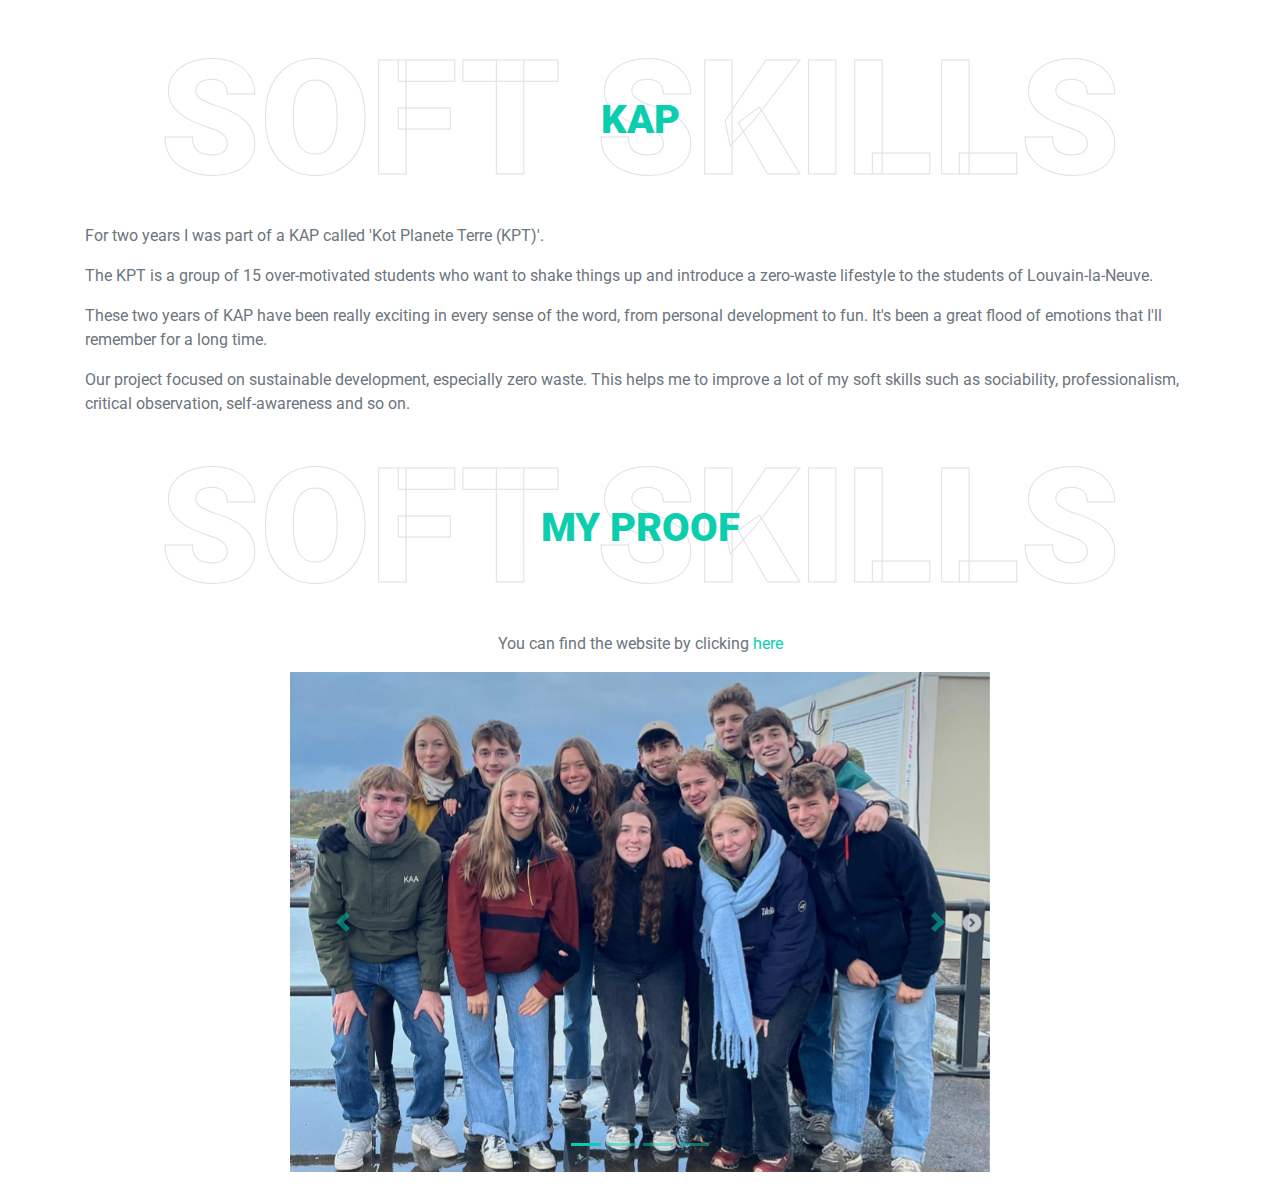
<file: view/KAP.html>
<head>
    <title>KAP</title>
    <meta content="width=device-width, initial-scale=1.0" name="viewport">
    <link rel="icon" href="../img/icon.png" type="image/png">


    <!-- Google Web Fonts -->
    <link rel="preconnect" href="https://fonts.gstatic.com">
    <link href="https://fonts.googleapis.com/css2?family=Roboto:wght@300;400;500;700;900&display=swap" rel="stylesheet"> 

    <!-- Font Awesome -->
    <link href="https://cdnjs.cloudflare.com/ajax/libs/font-awesome/5.10.0/css/all.min.css" rel="stylesheet">

    <!-- Libraries Stylesheet -->
    
    <link href="../lib/owlcarousel/assets/owl.carousel.min.css" rel="stylesheet">
    <link href="../lib/lightbox/css/lightbox.min.css" rel="stylesheet">

    <!-- Customized Bootstrap Stylesheet -->
    <link href="../css/style.css" rel="stylesheet">
</head>


<body >
    <nav class="navbar fixed-top shadow-sm navbar-expand-lg bg-light navbar-light py-3 py-lg-0 px-lg-5">
        <a href="../index.html" class="navbar-brand ml-lg-3">
            <h1 class="m-0 display-5"><span class="text-primary">Port</span>Folio</h1>
        </a>
        <button type="button" class="navbar-toggler" data-toggle="collapse" data-target="#navbarCollapse">
            <span class="navbar-toggler-icon"></span>
        </button>
        <div class="collapse navbar-collapse px-lg-3" id="navbarCollapse">
            <div class="navbar-nav py-0">
                <a href="../index.html" class="nav-item nav-link active">Home</a>
            </div>
        </div>
    </nav>




    <div class="container-fluid py-4" id="hackathon">
        <div class="container">
            <div class="position-relative d-flex align-items-center justify-content-center">
                <h1 class="display-1 text-uppercase text-white" style="-webkit-text-stroke: 1px #dee2e6;">Soft skills</h1>
                <h1 class="position-absolute text-uppercase text-primary">KAP</h1>
            </div>
                <p>For two years I was part of a KAP called 'Kot Planete Terre (KPT)'.</p>
                <p>The KPT is a group of 15 over-motivated students who want to shake things up and introduce a zero-waste lifestyle to the students of Louvain-la-Neuve.</p>
                <p>These two years of KAP have been really exciting in every sense of the word, from personal development to fun. It's been a great flood of emotions that I'll remember for a long time.</p>
                <p>Our project focused on sustainable development, especially zero waste. This helps me to improve a lot of my soft skills such as sociability, professionalism, critical observation, self-awareness and so on.</p>
                <div class="position-relative d-flex align-items-center justify-content-center">
                    <h1 class="display-1 text-uppercase text-white" style="-webkit-text-stroke: 1px #dee2e6;">Soft skills</h1>
                    <h1 class="position-absolute text-uppercase text-primary">My proof</h1>
                </div>
                <div  class="container">
                    <p class="row justify-content-center"> You can find the website by clicking <a class="ml-lg-1" href="https://kotplaneteterre.be/"> here</a></p>
                    <div class="row justify-content-center">
                    <div id="carouselExampleIndicators" class="carousel slide" data-ride="carousel" style="width: 700px; height: 500px;">
                        <ol class="carousel-indicators">
                          <li data-target="#carouselExampleIndicators" data-slide-to="0" class="active"></li>
                          <li data-target="#carouselExampleIndicators" data-slide-to="1"></li>
                          <li data-target="#carouselExampleIndicators" data-slide-to="2"></li>
                          <li data-target="#carouselExampleIndicators" data-slide-to="3"></li>
                        </ol>
                        <div class="carousel-inner">
                          <div class="carousel-item active">
                            <img class="d-block w-100" src="../img/kap1.png" alt="First slide">
                          </div>
                          <div class="carousel-item">
                            <img class="d-block w-100" src="../img/kap2.png" alt="Second slide">
                          </div>
                          <div class="carousel-item">
                            <img class="d-block w-100" src="../img/kap3.png" alt="Third slide">
                          </div>
                          <div class="carousel-item">
                            <img class="d-block w-100" src="../img/kap4.png" alt="Fourth slide">
                          </div>
                        </div>
                        <a class="carousel-control-prev" href="#carouselExampleIndicators" role="button" data-slide="prev">
                          <span class="carousel-control-prev-icon" aria-hidden="true"></span>
                          <span class="sr-only">Previous</span>
                        </a>
                        <a class="carousel-control-next" href="#carouselExampleIndicators" role="button" data-slide="next">
                          <span class="carousel-control-next-icon" aria-hidden="true"></span>
                          <span class="sr-only">Next</span>
                        </a>
                      </div>
                </div>
            </div>
        </div>
    </div>



    
    <!-- JavaScript Libraries -->
    <script src="https://code.jquery.com/jquery-3.4.1.min.js"></script>
    <script src="https://stackpath.bootstrapcdn.com/bootstrap/4.4.1/js/bootstrap.bundle.min.js"></script>
    <script src="../lib/typed/typed.min.js"></script>
    <script src="../lib/easing/easing.min.js"></script>
    <script src="../lib/waypoints/waypoints.min.js"></script>
    <script src="../lib/owlcarousel/owl.carousel.min.js"></script>
    <script src="../lib/isotope/isotope.pkgd.min.js"></script>
    <script src="../lib/lightbox/js/lightbox.min.js"></script>

    <!-- Contact Javascript File -->
    <script src="../mail/jqBootstrapValidation.min.js"></script>

    <!-- Template Javascript -->
    <script src="../js/main.js"></script>
</body>
</file>
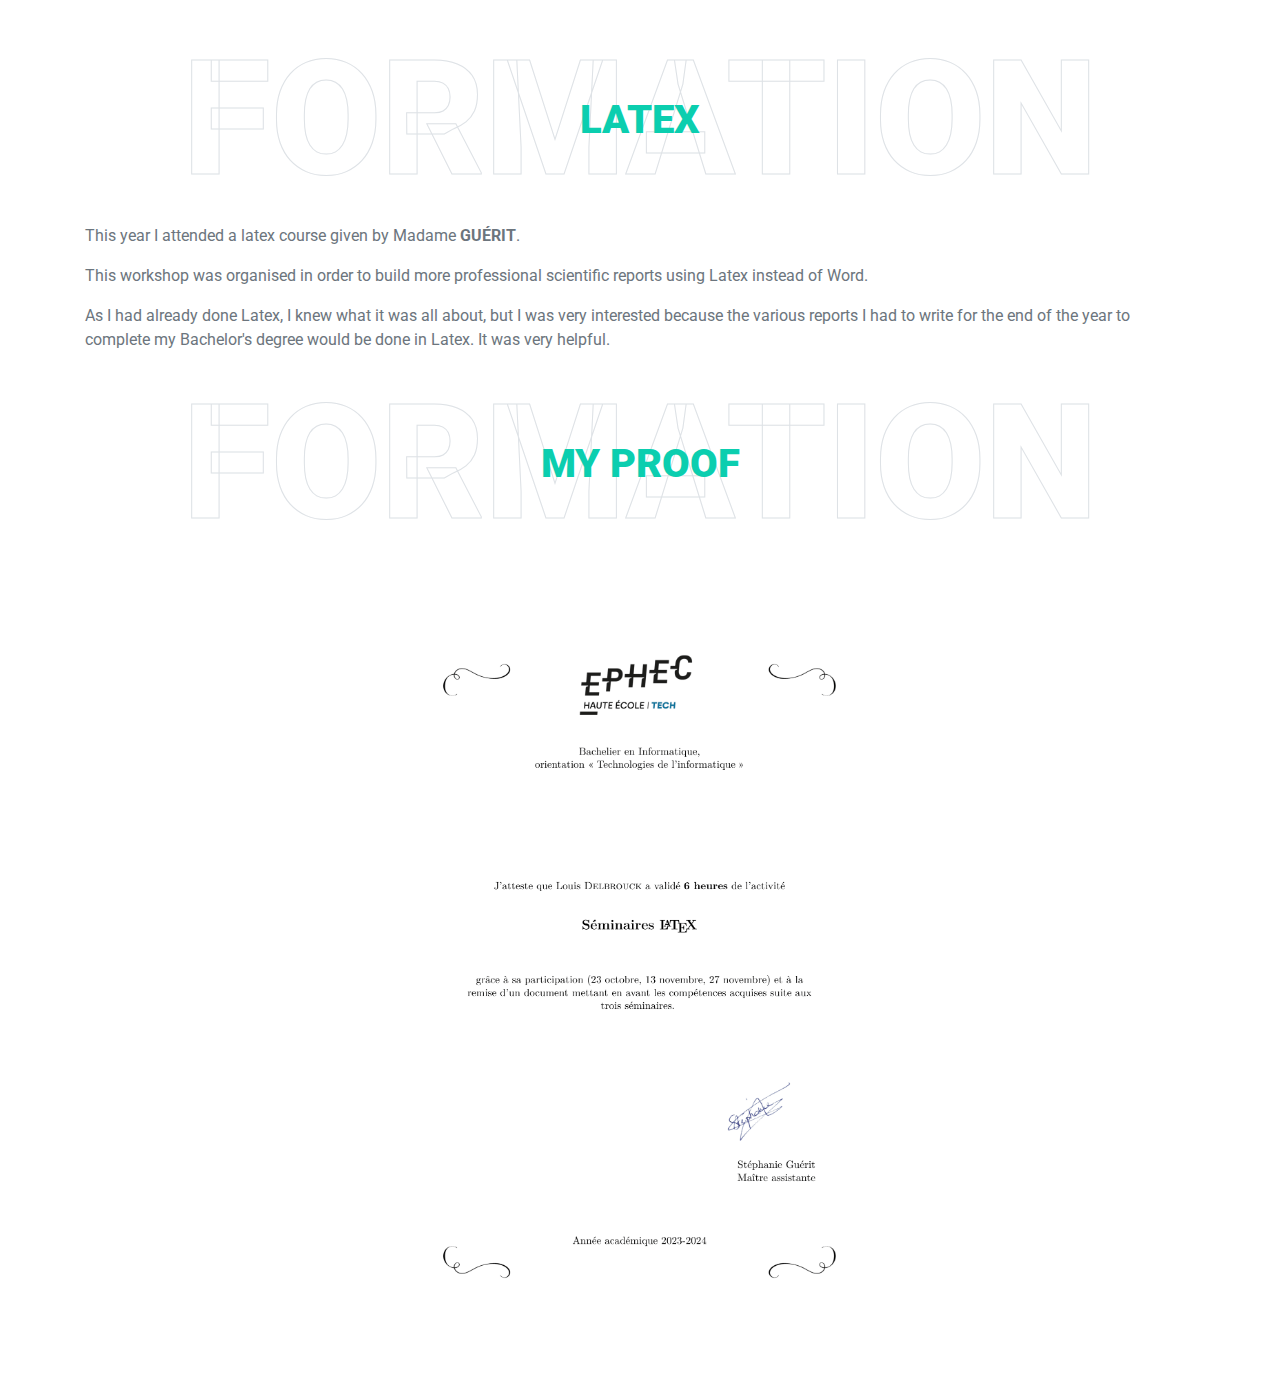
<file: view/latex.html>
<head>
    <title>Formation</title>
    <meta content="width=device-width, initial-scale=1.0" name="viewport">
    <link rel="icon" href="../img/icon.png" type="image/png">


    <!-- Google Web Fonts -->
    <link rel="preconnect" href="https://fonts.gstatic.com">
    <link href="https://fonts.googleapis.com/css2?family=Roboto:wght@300;400;500;700;900&display=swap" rel="stylesheet"> 

    <!-- Font Awesome -->
    <link href="https://cdnjs.cloudflare.com/ajax/libs/font-awesome/5.10.0/css/all.min.css" rel="stylesheet">

    <!-- Libraries Stylesheet -->
    
    <link href="../lib/owlcarousel/assets/owl.carousel.min.css" rel="stylesheet">
    <link href="../lib/lightbox/css/lightbox.min.css" rel="stylesheet">

    <!-- Customized Bootstrap Stylesheet -->
    <link href="../css/style.css" rel="stylesheet">
</head>


<body >
    <nav class="navbar fixed-top shadow-sm navbar-expand-lg bg-light navbar-light py-3 py-lg-0 px-lg-5">
        <a href="../index.html" class="navbar-brand ml-lg-3">
            <h1 class="m-0 display-5"><span class="text-primary">Port</span>Folio</h1>
        </a>
        <button type="button" class="navbar-toggler" data-toggle="collapse" data-target="#navbarCollapse">
            <span class="navbar-toggler-icon"></span>
        </button>
        <div class="collapse navbar-collapse px-lg-3" id="navbarCollapse">
            <div class="navbar-nav py-0">
                <a href="../index.html" class="nav-item nav-link active">Home</a>
            </div>
        </div>
    </nav>




    <div class="container-fluid py-4" id="hackathon">
        <div class="container">
            <div class="position-relative d-flex align-items-center justify-content-center">
                <h1 class="display-1 text-uppercase text-white" style="-webkit-text-stroke: 1px #dee2e6;">Formation</h1>
                <h1 class="position-absolute text-uppercase text-primary">Latex</h1>
            </div>
                <p>This year I attended a latex course given by Madame <strong>GUÉRIT</strong>.</p>
                <p>This workshop was organised in order to build more professional scientific reports using Latex instead of Word.</p>
                <p>As I had already done Latex, I knew what it was all about, but I was very interested because the various reports I had to write for the end of the year to complete my Bachelor's degree would be done in Latex. It was very helpful.</p>
                <div class="position-relative d-flex align-items-center justify-content-center">
                    <h1 class="display-1 text-uppercase text-white" style="-webkit-text-stroke: 1px #dee2e6;">Formation</h1>
                    <h1 class="position-absolute text-uppercase text-primary">My proof</h1>
                </div>
                <div class="row justify-content-center">
                   <img src="../img/DELBROUCK-1.png" style="width: 50%; height: 40%;"  alt="Latex">
                </div>
            </div>
        </div>
    </div>



    
    <!-- JavaScript Libraries -->
    <script src="https://code.jquery.com/jquery-3.4.1.min.js"></script>
    <script src="https://stackpath.bootstrapcdn.com/bootstrap/4.4.1/js/bootstrap.bundle.min.js"></script>
    <script src="../lib/typed/typed.min.js"></script>
    <script src="../lib/easing/easing.min.js"></script>
    <script src="../lib/waypoints/waypoints.min.js"></script>
    <script src="../lib/owlcarousel/owl.carousel.min.js"></script>
    <script src="../lib/isotope/isotope.pkgd.min.js"></script>
    <script src="../lib/lightbox/js/lightbox.min.js"></script>

    <!-- Contact Javascript File -->
    <script src="../mail/jqBootstrapValidation.min.js"></script>

    <!-- Template Javascript -->
    <script src="../js/main.js"></script>
</body>
</file>
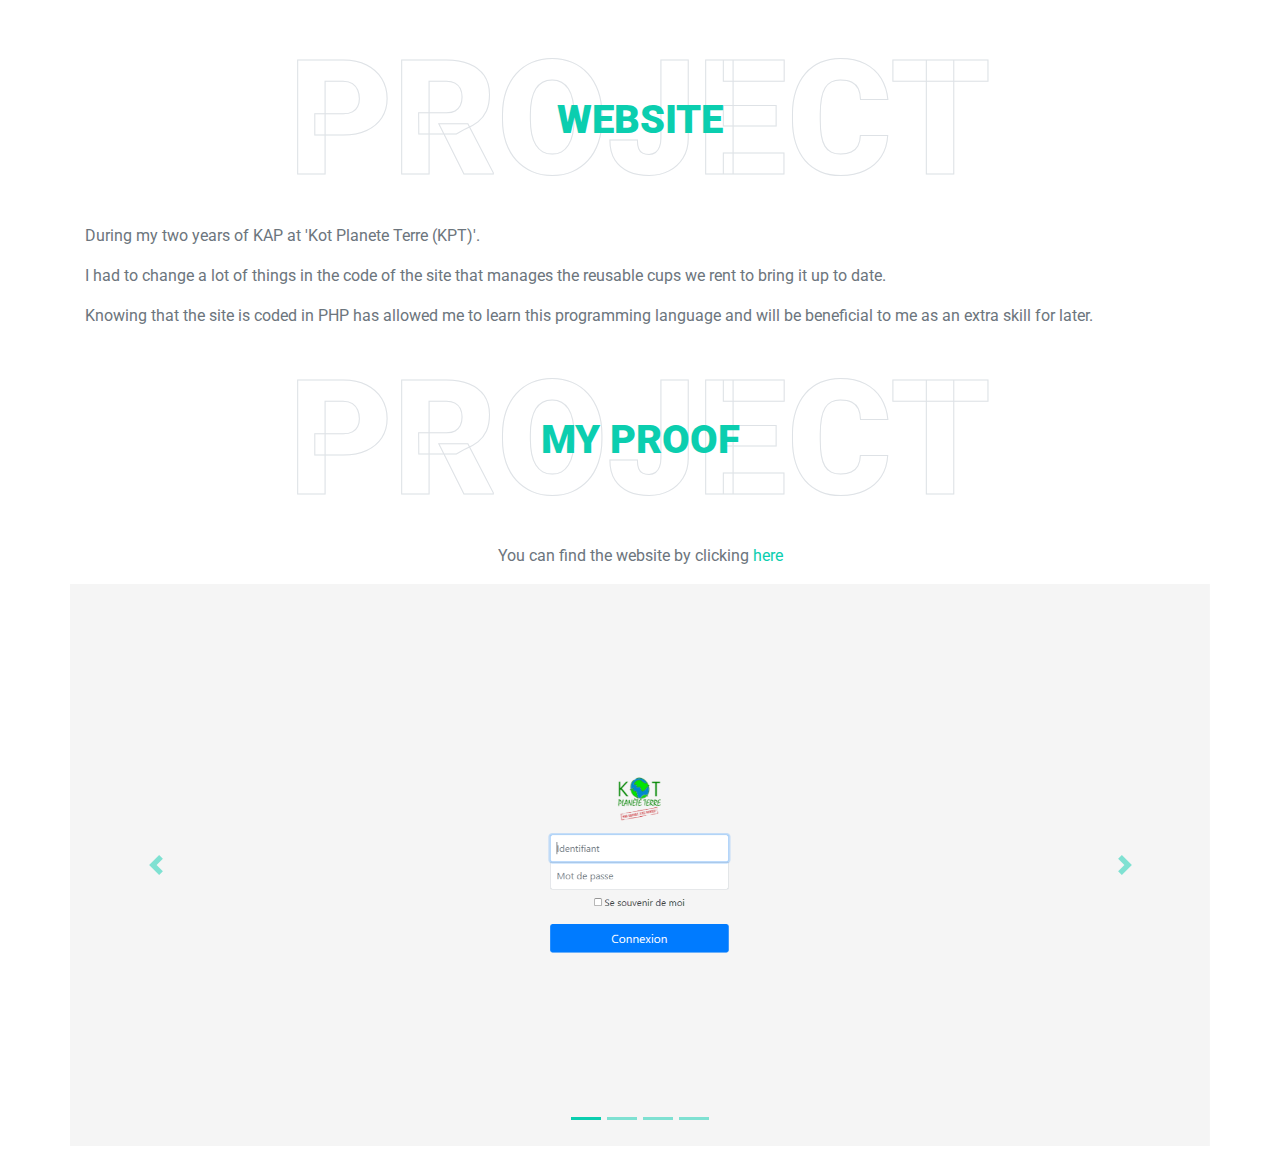
<file: view/website.html>
<head>
    <title>Personal Project</title>
    <meta content="width=device-width, initial-scale=1.0" name="viewport">
    <link rel="icon" href="../img/icon.png" type="image/png">


    <!-- Google Web Fonts -->
    <link rel="preconnect" href="https://fonts.gstatic.com">
    <link href="https://fonts.googleapis.com/css2?family=Roboto:wght@300;400;500;700;900&display=swap" rel="stylesheet"> 

    <!-- Font Awesome -->
    <link href="https://cdnjs.cloudflare.com/ajax/libs/font-awesome/5.10.0/css/all.min.css" rel="stylesheet">

    <!-- Libraries Stylesheet -->
    
    <link href="../lib/owlcarousel/assets/owl.carousel.min.css" rel="stylesheet">
    <link href="../lib/lightbox/css/lightbox.min.css" rel="stylesheet">

    <!-- Customized Bootstrap Stylesheet -->
    <link href="../css/style.css" rel="stylesheet">
</head>


<body >
    <nav class="navbar fixed-top shadow-sm navbar-expand-lg bg-light navbar-light py-3 py-lg-0 px-lg-5">
        <a href="../index.html" class="navbar-brand ml-lg-3">
            <h1 class="m-0 display-5"><span class="text-primary">Port</span>Folio</h1>
        </a>
        <button type="button" class="navbar-toggler" data-toggle="collapse" data-target="#navbarCollapse">
            <span class="navbar-toggler-icon"></span>
        </button>
        <div class="collapse navbar-collapse px-lg-3" id="navbarCollapse">
            <div class="navbar-nav py-0">
                <a href="../index.html" class="nav-item nav-link active">Home</a>
            </div>
        </div>
    </nav>




    <div class="container-fluid py-4" id="hackathon">
        <div class="container">
            <div class="position-relative d-flex align-items-center justify-content-center">
                <h1 class="display-1 text-uppercase text-white" style="-webkit-text-stroke: 1px #dee2e6;">Project</h1>
                <h1 class="position-absolute text-uppercase text-primary">Website</h1>
            </div>
                <p>During my two years of KAP at 'Kot Planete Terre (KPT)'.</p>
                <p>I had to change a lot of things in the code of the site that manages the reusable cups we rent to bring it up to date.</p>
                <p>Knowing that the site is coded in PHP has allowed me to learn this programming language and will be beneficial to me as an extra skill for later.</p>
                <div class="position-relative d-flex align-items-center justify-content-center">
                    <h1 class="display-1 text-uppercase text-white" style="-webkit-text-stroke: 1px #dee2e6;">Project</h1>
                    <h1 class="position-absolute text-uppercase text-primary">My proof</h1>
                </div>
                <div >
                    <p class="justify-content-center row"> You can find the website by clicking <a class="ml-lg-1" href="https://kotplaneteterre.be/argil/view/login.view.php"> here</a></p>
                    <div class="row justify-content-center">
                    <div id="carouselExampleIndicators" class="carousel slide" data-ride="carousel" >
                        <ol class="carousel-indicators">
                          <li data-target="#carouselExampleIndicators" data-slide-to="0" class="active"></li>
                          <li data-target="#carouselExampleIndicators" data-slide-to="1"></li>
                          <li data-target="#carouselExampleIndicators" data-slide-to="2"></li>
                          <li data-target="#carouselExampleIndicators" data-slide-to="3"></li>
                        </ol>
                        <div class="carousel-inner">
                          <div class="carousel-item active">
                            <img class="d-block w-100" src="../img/site1.png" alt="First slide">
                          </div>
                          <div class="carousel-item">
                            <img class="d-block w-100" src="../img/site2.png" alt="Second slide">
                          </div>
                          <div class="carousel-item">
                            <img class="d-block w-100" src="../img/site3.png" alt="Third slide">
                          </div>
                          <div class="carousel-item">
                            <img class="d-block w-100" src="../img/site4.png" alt="Fourth slide">
                          </div>
                        </div>
                        <a class="carousel-control-prev" href="#carouselExampleIndicators" role="button" data-slide="prev">
                          <span class="carousel-control-prev-icon" aria-hidden="true"></span>
                          <span class="sr-only">Previous</span>
                        </a>
                        <a class="carousel-control-next" href="#carouselExampleIndicators" role="button" data-slide="next">
                          <span class="carousel-control-next-icon" aria-hidden="true"></span>
                          <span class="sr-only">Next</span>
                        </a>
                      </div>
                </div>
            </div>
        </div>
    </div>



    
    <!-- JavaScript Libraries -->
    <script src="https://code.jquery.com/jquery-3.4.1.min.js"></script>
    <script src="https://stackpath.bootstrapcdn.com/bootstrap/4.4.1/js/bootstrap.bundle.min.js"></script>
    <script src="../lib/typed/typed.min.js"></script>
    <script src="../lib/easing/easing.min.js"></script>
    <script src="../lib/waypoints/waypoints.min.js"></script>
    <script src="../lib/owlcarousel/owl.carousel.min.js"></script>
    <script src="../lib/isotope/isotope.pkgd.min.js"></script>
    <script src="../lib/lightbox/js/lightbox.min.js"></script>

    <!-- Contact Javascript File -->
    <script src="../mail/jqBootstrapValidation.min.js"></script>

    <!-- Template Javascript -->
    <script src="../js/main.js"></script>
</body>
</file>
<file: css/style.css>
/******* Bootstrap Theming ********/
/*!
 * Bootstrap v4.5.3 (https://getbootstrap.com/)
 * Copyright 2011-2020 The Bootstrap Authors
 * Copyright 2011-2020 Twitter, Inc.
 * Licensed under MIT (https://github.com/twbs/bootstrap/blob/main/LICENSE)
 */
:root {
  --blue: #007bff;
  --indigo: #6610f2;
  --purple: #6f42c1;
  --pink: #e83e8c;
  --red: #dc3545;
  --orange: #fd7e14;
  --yellow: #ffc107;
  --green: #28a745;
  --teal: #20c997;
  --cyan: #17a2b8;
  --white: #fff;
  --gray: #6c757d;
  --gray-dark: #343a40;
  --primary: #0BCEAF;
  --secondary: #6c757d;
  --success: #28a745;
  --info: #17a2b8;
  --warning: #ffc107;
  --danger: #dc3545;
  --light: #ffffff;
  --dark: #343a40;
  --breakpoint-xs: 0;
  --breakpoint-sm: 576px;
  --breakpoint-md: 768px;
  --breakpoint-lg: 992px;
  --breakpoint-xl: 1200px;
  --font-family-sans-serif: "Roboto", sans-serif;
  --font-family-monospace: SFMono-Regular, Menlo, Monaco, Consolas, "Liberation Mono", "Courier New", monospace;
}

*,
*::before,
*::after {
  box-sizing: border-box;
}

html {
  font-family: sans-serif;
  line-height: 1.15;
  -webkit-text-size-adjust: 100%;
  -webkit-tap-highlight-color: rgba(0, 0, 0, 0);
}

article, aside, figcaption, figure, footer, header, hgroup, main, nav, section {
  display: block;
}

body {
  margin: 0;
  font-family: "Roboto", sans-serif;
  font-size: 1rem;
  font-weight: 400;
  line-height: 1.5;
  color: #6c757d;
  text-align: left;
  background-color: #ffffff;
}

[tabindex="-1"]:focus:not(:focus-visible) {
  outline: 0 !important;
}

hr {
  box-sizing: content-box;
  height: 0;
  overflow: visible;
}

h1, h2, h3, h4, h5, h6 {
  margin-top: 0;
  margin-bottom: 0.5rem;
}

p {
  margin-top: 0;
  margin-bottom: 1rem;
}

abbr[title],
abbr[data-original-title] {
  text-decoration: underline;
  text-decoration: underline dotted;
  cursor: help;
  border-bottom: 0;
  text-decoration-skip-ink: none;
}

address {
  margin-bottom: 1rem;
  font-style: normal;
  line-height: inherit;
}

ol,
ul,
dl {
  margin-top: 0;
  margin-bottom: 1rem;
}

ol ol,
ul ul,
ol ul,
ul ol {
  margin-bottom: 0;
}

dt {
  font-weight: 700;
}

dd {
  margin-bottom: .5rem;
  margin-left: 0;
}

blockquote {
  margin: 0 0 1rem;
}

b,
strong {
  font-weight: bolder;
}

small {
  font-size: 80%;
}

sub,
sup {
  position: relative;
  font-size: 75%;
  line-height: 0;
  vertical-align: baseline;
}

sub {
  bottom: -.25em;
}

sup {
  top: -.5em;
}

a {
  color: #0BCEAF;
  text-decoration: none;
  background-color: transparent;
}

a:hover {
  color: #078571;
  text-decoration: underline;
}

a:not([href]):not([class]) {
  color: inherit;
  text-decoration: none;
}

a:not([href]):not([class]):hover {
  color: inherit;
  text-decoration: none;
}

pre,
code,
kbd,
samp {
  font-family: SFMono-Regular, Menlo, Monaco, Consolas, "Liberation Mono", "Courier New", monospace;
  font-size: 1em;
}

pre {
  margin-top: 0;
  margin-bottom: 1rem;
  overflow: auto;
  -ms-overflow-style: scrollbar;
}

figure {
  margin: 0 0 1rem;
}

img {
  vertical-align: middle;
  border-style: none;
}

svg {
  overflow: hidden;
  vertical-align: middle;
}

table {
  border-collapse: collapse;
}

caption {
  padding-top: 0.75rem;
  padding-bottom: 0.75rem;
  color: #6c757d;
  text-align: left;
  caption-side: bottom;
}

th {
  text-align: inherit;
  text-align: -webkit-match-parent;
}

label {
  display: inline-block;
  margin-bottom: 0.5rem;
}

button {
  border-radius: 0;
}

button:focus {
  outline: 1px dotted;
  outline: 5px auto -webkit-focus-ring-color;
}

input,
button,
select,
optgroup,
textarea {
  margin: 0;
  font-family: inherit;
  font-size: inherit;
  line-height: inherit;
}

button,
input {
  overflow: visible;
}

button,
select {
  text-transform: none;
}

[role="button"] {
  cursor: pointer;
}

select {
  word-wrap: normal;
}

button,
[type="button"],
[type="reset"],
[type="submit"] {
  -webkit-appearance: button;
}

button:not(:disabled),
[type="button"]:not(:disabled),
[type="reset"]:not(:disabled),
[type="submit"]:not(:disabled) {
  cursor: pointer;
}

button::-moz-focus-inner,
[type="button"]::-moz-focus-inner,
[type="reset"]::-moz-focus-inner,
[type="submit"]::-moz-focus-inner {
  padding: 0;
  border-style: none;
}

input[type="radio"],
input[type="checkbox"] {
  box-sizing: border-box;
  padding: 0;
}

textarea {
  overflow: auto;
  resize: vertical;
}

fieldset {
  min-width: 0;
  padding: 0;
  margin: 0;
  border: 0;
}

legend {
  display: block;
  width: 100%;
  max-width: 100%;
  padding: 0;
  margin-bottom: .5rem;
  font-size: 1.5rem;
  line-height: inherit;
  color: inherit;
  white-space: normal;
}

@media (max-width: 1200px) {
  legend {
    font-size: calc(1.275rem + 0.3vw) ;
  }
}

progress {
  vertical-align: baseline;
}

[type="number"]::-webkit-inner-spin-button,
[type="number"]::-webkit-outer-spin-button {
  height: auto;
}

[type="search"] {
  outline-offset: -2px;
  -webkit-appearance: none;
}

[type="search"]::-webkit-search-decoration {
  -webkit-appearance: none;
}

::-webkit-file-upload-button {
  font: inherit;
  -webkit-appearance: button;
}

output {
  display: inline-block;
}

summary {
  display: list-item;
  cursor: pointer;
}

template {
  display: none;
}

[hidden] {
  display: none !important;
}

h1, h2, h3, h4, h5, h6,
.h1, .h2, .h3, .h4, .h5, .h6 {
  margin-bottom: 0.5rem;
  font-weight: 500;
  line-height: 1.2;
  color: #343a40;
}

h1, .h1 {
  font-size: 2.5rem;
}

@media (max-width: 1200px) {
  h1, .h1 {
    font-size: calc(1.375rem + 1.5vw) ;
  }
}

h2, .h2 {
  font-size: 2rem;
}

@media (max-width: 1200px) {
  h2, .h2 {
    font-size: calc(1.325rem + 0.9vw) ;
  }
}

h3, .h3 {
  font-size: 1.75rem;
}

@media (max-width: 1200px) {
  h3, .h3 {
    font-size: calc(1.3rem + 0.6vw) ;
  }
}

h4, .h4 {
  font-size: 1.5rem;
}

@media (max-width: 1200px) {
  h4, .h4 {
    font-size: calc(1.275rem + 0.3vw) ;
  }
}

h5, .h5 {
  font-size: 1.25rem;
}

h6, .h6 {
  font-size: 1rem;
}

.lead {
  font-size: 1.25rem;
  font-weight: 300;
}

.display-1 {
  font-size: 10rem;
  font-weight: 300;
  line-height: 1.2;
}

@media (max-width: 1200px) {
  .display-1 {
    font-size: calc(2.125rem + 10.5vw) ;
  }
}

.display-2 {
  font-size: 5.5rem;
  font-weight: 300;
  line-height: 1.2;
}

@media (max-width: 1200px) {
  .display-2 {
    font-size: calc(1.675rem + 5.1vw) ;
  }
}

.display-3 {
  font-size: 4.5rem;
  font-weight: 300;
  line-height: 1.2;
}

@media (max-width: 1200px) {
  .display-3 {
    font-size: calc(1.575rem + 3.9vw) ;
  }
}

.display-4 {
  font-size: 3.5rem;
  font-weight: 300;
  line-height: 1.2;
}

@media (max-width: 1200px) {
  .display-4 {
    font-size: calc(1.475rem + 2.7vw) ;
  }
}

hr {
  margin-top: 1rem;
  margin-bottom: 1rem;
  border: 0;
  border-top: 1px solid rgba(0, 0, 0, 0.1);
}

small,
.small {
  font-size: 80%;
  font-weight: 400;
}

mark,
.mark {
  padding: 0.2em;
  background-color: #fcf8e3;
}

.list-unstyled {
  padding-left: 0;
  list-style: none;
}

.list-inline {
  padding-left: 0;
  list-style: none;
}

.list-inline-item {
  display: inline-block;
}

.list-inline-item:not(:last-child) {
  margin-right: 0.5rem;
}

.initialism {
  font-size: 90%;
  text-transform: uppercase;
}

.blockquote {
  margin-bottom: 1rem;
  font-size: 1.25rem;
}

.blockquote-footer {
  display: block;
  font-size: 80%;
  color: #6c757d;
}

.blockquote-footer::before {
  content: "\2014\00A0";
}

.img-fluid {
  max-width: 100%;
  height: auto;
}

.img-thumbnail {
  padding: 0.25rem;
  background-color: #ffffff;
  border: 1px solid #dee2e6;
  border-radius: 0.25rem;
  max-width: 100%;
  height: auto;
}

.figure {
  display: inline-block;
}

.figure-img {
  margin-bottom: 0.5rem;
  line-height: 1;
}

.figure-caption {
  font-size: 90%;
  color: #6c757d;
}

code {
  font-size: 87.5%;
  color: #e83e8c;
  word-wrap: break-word;
}

a > code {
  color: inherit;
}

kbd {
  padding: 0.2rem 0.4rem;
  font-size: 87.5%;
  color: #fff;
  background-color: #212529;
  border-radius: 0.2rem;
}

kbd kbd {
  padding: 0;
  font-size: 100%;
  font-weight: 700;
}

pre {
  display: block;
  font-size: 87.5%;
  color: #212529;
}

pre code {
  font-size: inherit;
  color: inherit;
  word-break: normal;
}

.pre-scrollable {
  max-height: 340px;
  overflow-y: scroll;
}

.container,
.container-fluid,
.container-sm,
.container-md,
.container-lg,
.container-xl {
  width: 100%;
  padding-right: 15px;
  padding-left: 15px;
  margin-right: auto;
  margin-left: auto;
}

@media (min-width: 576px) {
  .container, .container-sm {
    max-width: 540px;
  }
}

@media (min-width: 768px) {
  .container, .container-sm, .container-md {
    max-width: 720px;
  }
}

@media (min-width: 992px) {
  .container, .container-sm, .container-md, .container-lg {
    max-width: 960px;
  }
}

@media (min-width: 1200px) {
  .container, .container-sm, .container-md, .container-lg, .container-xl {
    max-width: 1140px;
  }
}

.row {
  display: flex;
  flex-wrap: wrap;
  margin-right: -15px;
  margin-left: -15px;
}

.no-gutters {
  margin-right: 0;
  margin-left: 0;
}

.no-gutters > .col,
.no-gutters > [class*="col-"] {
  padding-right: 0;
  padding-left: 0;
}

.col-1, .col-2, .col-3, .col-4, .col-5, .col-6, .col-7, .col-8, .col-9, .col-10, .col-11, .col-12, .col,
.col-auto, .col-sm-1, .col-sm-2, .col-sm-3, .col-sm-4, .col-sm-5, .col-sm-6, .col-sm-7, .col-sm-8, .col-sm-9, .col-sm-10, .col-sm-11, .col-sm-12, .col-sm,
.col-sm-auto, .col-md-1, .col-md-2, .col-md-3, .col-md-4, .col-md-5, .col-md-6, .col-md-7, .col-md-8, .col-md-9, .col-md-10, .col-md-11, .col-md-12, .col-md,
.col-md-auto, .col-lg-1, .col-lg-2, .col-lg-3, .col-lg-4, .col-lg-5, .col-lg-6, .col-lg-7, .col-lg-8, .col-lg-9, .col-lg-10, .col-lg-11, .col-lg-12, .col-lg,
.col-lg-auto, .col-xl-1, .col-xl-2, .col-xl-3, .col-xl-4, .col-xl-5, .col-xl-6, .col-xl-7, .col-xl-8, .col-xl-9, .col-xl-10, .col-xl-11, .col-xl-12, .col-xl,
.col-xl-auto {
  position: relative;
  width: 100%;
  padding-right: 15px;
  padding-left: 15px;
}

.col {
  flex-basis: 0;
  flex-grow: 1;
  max-width: 100%;
}

.row-cols-1 > * {
  flex: 0 0 100%;
  max-width: 100%;
}

.row-cols-2 > * {
  flex: 0 0 50%;
  max-width: 50%;
}

.row-cols-3 > * {
  flex: 0 0 33.33333%;
  max-width: 33.33333%;
}

.row-cols-4 > * {
  flex: 0 0 25%;
  max-width: 25%;
}

.row-cols-5 > * {
  flex: 0 0 20%;
  max-width: 20%;
}

.row-cols-6 > * {
  flex: 0 0 16.66667%;
  max-width: 16.66667%;
}

.col-auto {
  flex: 0 0 auto;
  width: auto;
  max-width: 100%;
}

.col-1 {
  flex: 0 0 8.33333%;
  max-width: 8.33333%;
}

.col-2 {
  flex: 0 0 16.66667%;
  max-width: 16.66667%;
}

.col-3 {
  flex: 0 0 25%;
  max-width: 25%;
}

.col-4 {
  flex: 0 0 33.33333%;
  max-width: 33.33333%;
}

.col-5 {
  flex: 0 0 41.66667%;
  max-width: 41.66667%;
}

.col-6 {
  flex: 0 0 50%;
  max-width: 50%;
}

.col-7 {
  flex: 0 0 58.33333%;
  max-width: 58.33333%;
}

.col-8 {
  flex: 0 0 66.66667%;
  max-width: 66.66667%;
}

.col-9 {
  flex: 0 0 75%;
  max-width: 75%;
}

.col-10 {
  flex: 0 0 83.33333%;
  max-width: 83.33333%;
}

.col-11 {
  flex: 0 0 91.66667%;
  max-width: 91.66667%;
}

.col-12 {
  flex: 0 0 100%;
  max-width: 100%;
}

.order-first {
  order: -1;
}

.order-last {
  order: 13;
}

.order-0 {
  order: 0;
}

.order-1 {
  order: 1;
}

.order-2 {
  order: 2;
}

.order-3 {
  order: 3;
}

.order-4 {
  order: 4;
}

.order-5 {
  order: 5;
}

.order-6 {
  order: 6;
}

.order-7 {
  order: 7;
}

.order-8 {
  order: 8;
}

.order-9 {
  order: 9;
}

.order-10 {
  order: 10;
}

.order-11 {
  order: 11;
}

.order-12 {
  order: 12;
}

.offset-1 {
  margin-left: 8.33333%;
}

.offset-2 {
  margin-left: 16.66667%;
}

.offset-3 {
  margin-left: 25%;
}

.offset-4 {
  margin-left: 33.33333%;
}

.offset-5 {
  margin-left: 41.66667%;
}

.offset-6 {
  margin-left: 50%;
}

.offset-7 {
  margin-left: 58.33333%;
}

.offset-8 {
  margin-left: 66.66667%;
}

.offset-9 {
  margin-left: 75%;
}

.offset-10 {
  margin-left: 83.33333%;
}

.offset-11 {
  margin-left: 91.66667%;
}

@media (min-width: 576px) {
  .col-sm {
    flex-basis: 0;
    flex-grow: 1;
    max-width: 100%;
  }
  .row-cols-sm-1 > * {
    flex: 0 0 100%;
    max-width: 100%;
  }
  .row-cols-sm-2 > * {
    flex: 0 0 50%;
    max-width: 50%;
  }
  .row-cols-sm-3 > * {
    flex: 0 0 33.33333%;
    max-width: 33.33333%;
  }
  .row-cols-sm-4 > * {
    flex: 0 0 25%;
    max-width: 25%;
  }
  .row-cols-sm-5 > * {
    flex: 0 0 20%;
    max-width: 20%;
  }
  .row-cols-sm-6 > * {
    flex: 0 0 16.66667%;
    max-width: 16.66667%;
  }
  .col-sm-auto {
    flex: 0 0 auto;
    width: auto;
    max-width: 100%;
  }
  .col-sm-1 {
    flex: 0 0 8.33333%;
    max-width: 8.33333%;
  }
  .col-sm-2 {
    flex: 0 0 16.66667%;
    max-width: 16.66667%;
  }
  .col-sm-3 {
    flex: 0 0 25%;
    max-width: 25%;
  }
  .col-sm-4 {
    flex: 0 0 33.33333%;
    max-width: 33.33333%;
  }
  .col-sm-5 {
    flex: 0 0 41.66667%;
    max-width: 41.66667%;
  }
  .col-sm-6 {
    flex: 0 0 50%;
    max-width: 50%;
  }
  .col-sm-7 {
    flex: 0 0 58.33333%;
    max-width: 58.33333%;
  }
  .col-sm-8 {
    flex: 0 0 66.66667%;
    max-width: 66.66667%;
  }
  .col-sm-9 {
    flex: 0 0 75%;
    max-width: 75%;
  }
  .col-sm-10 {
    flex: 0 0 83.33333%;
    max-width: 83.33333%;
  }
  .col-sm-11 {
    flex: 0 0 91.66667%;
    max-width: 91.66667%;
  }
  .col-sm-12 {
    flex: 0 0 100%;
    max-width: 100%;
  }
  .order-sm-first {
    order: -1;
  }
  .order-sm-last {
    order: 13;
  }
  .order-sm-0 {
    order: 0;
  }
  .order-sm-1 {
    order: 1;
  }
  .order-sm-2 {
    order: 2;
  }
  .order-sm-3 {
    order: 3;
  }
  .order-sm-4 {
    order: 4;
  }
  .order-sm-5 {
    order: 5;
  }
  .order-sm-6 {
    order: 6;
  }
  .order-sm-7 {
    order: 7;
  }
  .order-sm-8 {
    order: 8;
  }
  .order-sm-9 {
    order: 9;
  }
  .order-sm-10 {
    order: 10;
  }
  .order-sm-11 {
    order: 11;
  }
  .order-sm-12 {
    order: 12;
  }
  .offset-sm-0 {
    margin-left: 0;
  }
  .offset-sm-1 {
    margin-left: 8.33333%;
  }
  .offset-sm-2 {
    margin-left: 16.66667%;
  }
  .offset-sm-3 {
    margin-left: 25%;
  }
  .offset-sm-4 {
    margin-left: 33.33333%;
  }
  .offset-sm-5 {
    margin-left: 41.66667%;
  }
  .offset-sm-6 {
    margin-left: 50%;
  }
  .offset-sm-7 {
    margin-left: 58.33333%;
  }
  .offset-sm-8 {
    margin-left: 66.66667%;
  }
  .offset-sm-9 {
    margin-left: 75%;
  }
  .offset-sm-10 {
    margin-left: 83.33333%;
  }
  .offset-sm-11 {
    margin-left: 91.66667%;
  }
}

@media (min-width: 768px) {
  .col-md {
    flex-basis: 0;
    flex-grow: 1;
    max-width: 100%;
  }
  .row-cols-md-1 > * {
    flex: 0 0 100%;
    max-width: 100%;
  }
  .row-cols-md-2 > * {
    flex: 0 0 50%;
    max-width: 50%;
  }
  .row-cols-md-3 > * {
    flex: 0 0 33.33333%;
    max-width: 33.33333%;
  }
  .row-cols-md-4 > * {
    flex: 0 0 25%;
    max-width: 25%;
  }
  .row-cols-md-5 > * {
    flex: 0 0 20%;
    max-width: 20%;
  }
  .row-cols-md-6 > * {
    flex: 0 0 16.66667%;
    max-width: 16.66667%;
  }
  .col-md-auto {
    flex: 0 0 auto;
    width: auto;
    max-width: 100%;
  }
  .col-md-1 {
    flex: 0 0 8.33333%;
    max-width: 8.33333%;
  }
  .col-md-2 {
    flex: 0 0 16.66667%;
    max-width: 16.66667%;
  }
  .col-md-3 {
    flex: 0 0 25%;
    max-width: 25%;
  }
  .col-md-4 {
    flex: 0 0 33.33333%;
    max-width: 33.33333%;
  }
  .col-md-5 {
    flex: 0 0 41.66667%;
    max-width: 41.66667%;
  }
  .col-md-6 {
    flex: 0 0 50%;
    max-width: 50%;
  }
  .col-md-7 {
    flex: 0 0 58.33333%;
    max-width: 58.33333%;
  }
  .col-md-8 {
    flex: 0 0 66.66667%;
    max-width: 66.66667%;
  }
  .col-md-9 {
    flex: 0 0 75%;
    max-width: 75%;
  }
  .col-md-10 {
    flex: 0 0 83.33333%;
    max-width: 83.33333%;
  }
  .col-md-11 {
    flex: 0 0 91.66667%;
    max-width: 91.66667%;
  }
  .col-md-12 {
    flex: 0 0 100%;
    max-width: 100%;
  }
  .order-md-first {
    order: -1;
  }
  .order-md-last {
    order: 13;
  }
  .order-md-0 {
    order: 0;
  }
  .order-md-1 {
    order: 1;
  }
  .order-md-2 {
    order: 2;
  }
  .order-md-3 {
    order: 3;
  }
  .order-md-4 {
    order: 4;
  }
  .order-md-5 {
    order: 5;
  }
  .order-md-6 {
    order: 6;
  }
  .order-md-7 {
    order: 7;
  }
  .order-md-8 {
    order: 8;
  }
  .order-md-9 {
    order: 9;
  }
  .order-md-10 {
    order: 10;
  }
  .order-md-11 {
    order: 11;
  }
  .order-md-12 {
    order: 12;
  }
  .offset-md-0 {
    margin-left: 0;
  }
  .offset-md-1 {
    margin-left: 8.33333%;
  }
  .offset-md-2 {
    margin-left: 16.66667%;
  }
  .offset-md-3 {
    margin-left: 25%;
  }
  .offset-md-4 {
    margin-left: 33.33333%;
  }
  .offset-md-5 {
    margin-left: 41.66667%;
  }
  .offset-md-6 {
    margin-left: 50%;
  }
  .offset-md-7 {
    margin-left: 58.33333%;
  }
  .offset-md-8 {
    margin-left: 66.66667%;
  }
  .offset-md-9 {
    margin-left: 75%;
  }
  .offset-md-10 {
    margin-left: 83.33333%;
  }
  .offset-md-11 {
    margin-left: 91.66667%;
  }
}

@media (min-width: 992px) {
  .col-lg {
    flex-basis: 0;
    flex-grow: 1;
    max-width: 100%;
  }
  .row-cols-lg-1 > * {
    flex: 0 0 100%;
    max-width: 100%;
  }
  .row-cols-lg-2 > * {
    flex: 0 0 50%;
    max-width: 50%;
  }
  .row-cols-lg-3 > * {
    flex: 0 0 33.33333%;
    max-width: 33.33333%;
  }
  .row-cols-lg-4 > * {
    flex: 0 0 25%;
    max-width: 25%;
  }
  .row-cols-lg-5 > * {
    flex: 0 0 20%;
    max-width: 20%;
  }
  .row-cols-lg-6 > * {
    flex: 0 0 16.66667%;
    max-width: 16.66667%;
  }
  .col-lg-auto {
    flex: 0 0 auto;
    width: auto;
    max-width: 100%;
  }
  .col-lg-1 {
    flex: 0 0 8.33333%;
    max-width: 8.33333%;
  }
  .col-lg-2 {
    flex: 0 0 16.66667%;
    max-width: 16.66667%;
  }
  .col-lg-3 {
    flex: 0 0 25%;
    max-width: 25%;
  }
  .col-lg-4 {
    flex: 0 0 33.33333%;
    max-width: 33.33333%;
  }
  .col-lg-5 {
    flex: 0 0 41.66667%;
    max-width: 41.66667%;
  }
  .col-lg-6 {
    flex: 0 0 50%;
    max-width: 50%;
  }
  .col-lg-7 {
    flex: 0 0 58.33333%;
    max-width: 58.33333%;
  }
  .col-lg-8 {
    flex: 0 0 66.66667%;
    max-width: 66.66667%;
  }
  .col-lg-9 {
    flex: 0 0 75%;
    max-width: 75%;
  }
  .col-lg-10 {
    flex: 0 0 83.33333%;
    max-width: 83.33333%;
  }
  .col-lg-11 {
    flex: 0 0 91.66667%;
    max-width: 91.66667%;
  }
  .col-lg-12 {
    flex: 0 0 100%;
    max-width: 100%;
  }
  .order-lg-first {
    order: -1;
  }
  .order-lg-last {
    order: 13;
  }
  .order-lg-0 {
    order: 0;
  }
  .order-lg-1 {
    order: 1;
  }
  .order-lg-2 {
    order: 2;
  }
  .order-lg-3 {
    order: 3;
  }
  .order-lg-4 {
    order: 4;
  }
  .order-lg-5 {
    order: 5;
  }
  .order-lg-6 {
    order: 6;
  }
  .order-lg-7 {
    order: 7;
  }
  .order-lg-8 {
    order: 8;
  }
  .order-lg-9 {
    order: 9;
  }
  .order-lg-10 {
    order: 10;
  }
  .order-lg-11 {
    order: 11;
  }
  .order-lg-12 {
    order: 12;
  }
  .offset-lg-0 {
    margin-left: 0;
  }
  .offset-lg-1 {
    margin-left: 8.33333%;
  }
  .offset-lg-2 {
    margin-left: 16.66667%;
  }
  .offset-lg-3 {
    margin-left: 25%;
  }
  .offset-lg-4 {
    margin-left: 33.33333%;
  }
  .offset-lg-5 {
    margin-left: 41.66667%;
  }
  .offset-lg-6 {
    margin-left: 50%;
  }
  .offset-lg-7 {
    margin-left: 58.33333%;
  }
  .offset-lg-8 {
    margin-left: 66.66667%;
  }
  .offset-lg-9 {
    margin-left: 75%;
  }
  .offset-lg-10 {
    margin-left: 83.33333%;
  }
  .offset-lg-11 {
    margin-left: 91.66667%;
  }
}

@media (min-width: 1200px) {
  .col-xl {
    flex-basis: 0;
    flex-grow: 1;
    max-width: 100%;
  }
  .row-cols-xl-1 > * {
    flex: 0 0 100%;
    max-width: 100%;
  }
  .row-cols-xl-2 > * {
    flex: 0 0 50%;
    max-width: 50%;
  }
  .row-cols-xl-3 > * {
    flex: 0 0 33.33333%;
    max-width: 33.33333%;
  }
  .row-cols-xl-4 > * {
    flex: 0 0 25%;
    max-width: 25%;
  }
  .row-cols-xl-5 > * {
    flex: 0 0 20%;
    max-width: 20%;
  }
  .row-cols-xl-6 > * {
    flex: 0 0 16.66667%;
    max-width: 16.66667%;
  }
  .col-xl-auto {
    flex: 0 0 auto;
    width: auto;
    max-width: 100%;
  }
  .col-xl-1 {
    flex: 0 0 8.33333%;
    max-width: 8.33333%;
  }
  .col-xl-2 {
    flex: 0 0 16.66667%;
    max-width: 16.66667%;
  }
  .col-xl-3 {
    flex: 0 0 25%;
    max-width: 25%;
  }
  .col-xl-4 {
    flex: 0 0 33.33333%;
    max-width: 33.33333%;
  }
  .col-xl-5 {
    flex: 0 0 41.66667%;
    max-width: 41.66667%;
  }
  .col-xl-6 {
    flex: 0 0 50%;
    max-width: 50%;
  }
  .col-xl-7 {
    flex: 0 0 58.33333%;
    max-width: 58.33333%;
  }
  .col-xl-8 {
    flex: 0 0 66.66667%;
    max-width: 66.66667%;
  }
  .col-xl-9 {
    flex: 0 0 75%;
    max-width: 75%;
  }
  .col-xl-10 {
    flex: 0 0 83.33333%;
    max-width: 83.33333%;
  }
  .col-xl-11 {
    flex: 0 0 91.66667%;
    max-width: 91.66667%;
  }
  .col-xl-12 {
    flex: 0 0 100%;
    max-width: 100%;
  }
  .order-xl-first {
    order: -1;
  }
  .order-xl-last {
    order: 13;
  }
  .order-xl-0 {
    order: 0;
  }
  .order-xl-1 {
    order: 1;
  }
  .order-xl-2 {
    order: 2;
  }
  .order-xl-3 {
    order: 3;
  }
  .order-xl-4 {
    order: 4;
  }
  .order-xl-5 {
    order: 5;
  }
  .order-xl-6 {
    order: 6;
  }
  .order-xl-7 {
    order: 7;
  }
  .order-xl-8 {
    order: 8;
  }
  .order-xl-9 {
    order: 9;
  }
  .order-xl-10 {
    order: 10;
  }
  .order-xl-11 {
    order: 11;
  }
  .order-xl-12 {
    order: 12;
  }
  .offset-xl-0 {
    margin-left: 0;
  }
  .offset-xl-1 {
    margin-left: 8.33333%;
  }
  .offset-xl-2 {
    margin-left: 16.66667%;
  }
  .offset-xl-3 {
    margin-left: 25%;
  }
  .offset-xl-4 {
    margin-left: 33.33333%;
  }
  .offset-xl-5 {
    margin-left: 41.66667%;
  }
  .offset-xl-6 {
    margin-left: 50%;
  }
  .offset-xl-7 {
    margin-left: 58.33333%;
  }
  .offset-xl-8 {
    margin-left: 66.66667%;
  }
  .offset-xl-9 {
    margin-left: 75%;
  }
  .offset-xl-10 {
    margin-left: 83.33333%;
  }
  .offset-xl-11 {
    margin-left: 91.66667%;
  }
}

.table {
  width: 100%;
  margin-bottom: 1rem;
  color: #6c757d;
}

.table th,
.table td {
  padding: 0.75rem;
  vertical-align: top;
  border-top: 1px solid #dee2e6;
}

.table thead th {
  vertical-align: bottom;
  border-bottom: 2px solid #dee2e6;
  color: #ffffff;
}

.table tbody + tbody {
  border-top: 2px solid #dee2e6;
}

.table-sm th,
.table-sm td {
  padding: 0.3rem;
}

.table-bordered {
  border: 1px solid #dee2e6;
}

.table-bordered th,
.table-bordered td {
  border: 1px solid #dee2e6;
}

.table-bordered thead th,
.table-bordered thead td {
  border-bottom-width: 2px;
}

.table-borderless th,
.table-borderless td,
.table-borderless thead th,
.table-borderless tbody + tbody {
  border: 0;
}

.table-striped tbody tr:nth-of-type(odd) {
  background-color: rgba(0, 0, 0, 0.05);
}

.table-hover tbody tr:hover {
  color: #6c757d;
  background-color: rgba(0, 0, 0, 0.075);
}

.table-primary,
.table-primary > th,
.table-primary > td {
  background-color: #0BCEAF;
  color: #ffffff;
}

.table-primary th,
.table-primary td,
.table-primary thead th,
.table-primary tbody + tbody {
  border-color: #80e6d5;
}

.table-hover .table-primary:hover {
  background-color: #a6ede2;
}

.table-hover .table-primary:hover > td,
.table-hover .table-primary:hover > th {
  background-color: #a6ede2;
}

.table-secondary,
.table-secondary > th,
.table-secondary > td {
  background-color: #d6d8db;
}

.table-secondary th,
.table-secondary td,
.table-secondary thead th,
.table-secondary tbody + tbody {
  border-color: #b3b7bb;
}

.table-hover .table-secondary:hover {
  background-color: #c8cbcf;
}

.table-hover .table-secondary:hover > td,
.table-hover .table-secondary:hover > th {
  background-color: #c8cbcf;
}

.table-success,
.table-success > th,
.table-success > td {
  background-color: #c3e6cb;
}

.table-success th,
.table-success td,
.table-success thead th,
.table-success tbody + tbody {
  border-color: #8fd19e;
}

.table-hover .table-success:hover {
  background-color: #b1dfbb;
}

.table-hover .table-success:hover > td,
.table-hover .table-success:hover > th {
  background-color: #b1dfbb;
}

.table-info,
.table-info > th,
.table-info > td {
  background-color: #bee5eb;
}

.table-info th,
.table-info td,
.table-info thead th,
.table-info tbody + tbody {
  border-color: #86cfda;
}

.table-hover .table-info:hover {
  background-color: #abdde5;
}

.table-hover .table-info:hover > td,
.table-hover .table-info:hover > th {
  background-color: #abdde5;
}

.table-warning,
.table-warning > th,
.table-warning > td {
  background-color: #ffeeba;
}

.table-warning th,
.table-warning td,
.table-warning thead th,
.table-warning tbody + tbody {
  border-color: #ffdf7e;
}

.table-hover .table-warning:hover {
  background-color: #ffe8a1;
}

.table-hover .table-warning:hover > td,
.table-hover .table-warning:hover > th {
  background-color: #ffe8a1;
}

.table-danger,
.table-danger > th,
.table-danger > td {
  background-color: #f5c6cb;
}

.table-danger th,
.table-danger td,
.table-danger thead th,
.table-danger tbody + tbody {
  border-color: #ed969e;
}

.table-hover .table-danger:hover {
  background-color: #f1b0b7;
}

.table-hover .table-danger:hover > td,
.table-hover .table-danger:hover > th {
  background-color: #f1b0b7;
}

.table-light,
.table-light > th,
.table-light > td {
  background-color: white;
}

.table-light th,
.table-light td,
.table-light thead th,
.table-light tbody + tbody {
  border-color: white;
}

.table-hover .table-light:hover {
  background-color: #f2f2f2;
}

.table-hover .table-light:hover > td,
.table-hover .table-light:hover > th {
  background-color: #f2f2f2;
}

.table-dark,
.table-dark > th,
.table-dark > td {
  background-color: #c6c8ca;
}

.table-dark th,
.table-dark td,
.table-dark thead th,
.table-dark tbody + tbody {
  border-color: #95999c;
}

.table-hover .table-dark:hover {
  background-color: #b9bbbe;
}

.table-hover .table-dark:hover > td,
.table-hover .table-dark:hover > th {
  background-color: #b9bbbe;
}

.table-active,
.table-active > th,
.table-active > td {
  background-color: rgba(0, 0, 0, 0.075);
}

.table-hover .table-active:hover {
  background-color: rgba(0, 0, 0, 0.075);
}

.table-hover .table-active:hover > td,
.table-hover .table-active:hover > th {
  background-color: rgba(0, 0, 0, 0.075);
}

.table .thead-dark th {
  color: #fff;
  background-color: #343a40;
  border-color: #454d55;
}

.table .thead-light th {
  color: #495057;
  background-color: #e9ecef;
  border-color: #dee2e6;
}

.table-dark {
  color: #fff;
  background-color: #343a40;
}

.table-dark th,
.table-dark td,
.table-dark thead th {
  border-color: #454d55;
}

.table-dark.table-bordered {
  border: 0;
}

.table-dark.table-striped tbody tr:nth-of-type(odd) {
  background-color: rgba(255, 255, 255, 0.05);
}

.table-dark.table-hover tbody tr:hover {
  color: #fff;
  background-color: rgba(255, 255, 255, 0.075);
}

@media (max-width: 575.98px) {
  .table-responsive-sm {
    display: block;
    width: 100%;
    overflow-x: auto;
    -webkit-overflow-scrolling: touch;
  }
  .table-responsive-sm > .table-bordered {
    border: 0;
  }
}

@media (max-width: 767.98px) {
  .table-responsive-md {
    display: block;
    width: 100%;
    overflow-x: auto;
    -webkit-overflow-scrolling: touch;
  }
  .table-responsive-md > .table-bordered {
    border: 0;
  }
}

@media (max-width: 991.98px) {
  .table-responsive-lg {
    display: block;
    width: 100%;
    overflow-x: auto;
    -webkit-overflow-scrolling: touch;
  }
  .table-responsive-lg > .table-bordered {
    border: 0;
  }
}

@media (max-width: 1199.98px) {
  .table-responsive-xl {
    display: block;
    width: 100%;
    overflow-x: auto;
    -webkit-overflow-scrolling: touch;
  }
  .table-responsive-xl > .table-bordered {
    border: 0;
  }
}

.table-responsive {
  display: block;
  width: 100%;
  overflow-x: auto;
  -webkit-overflow-scrolling: touch;
}

.table-responsive > .table-bordered {
  border: 0;
}

.form-control {
  display: block;
  width: 100%;
  height: calc(1.5em + 0.75rem + 2px);
  padding: 0.375rem 0.75rem;
  font-size: 1rem;
  font-weight: 400;
  line-height: 1.5;
  color: #495057;
  background-color: #fff;
  background-clip: padding-box;
  border: 1px solid #ced4da;
  border-radius: 0.25rem;
  transition: border-color 0.15s ease-in-out, box-shadow 0.15s ease-in-out;
}

@media (prefers-reduced-motion: reduce) {
  .form-control {
    transition: none;
  }
}

.form-control::-ms-expand {
  background-color: transparent;
  border: 0;
}

.form-control:-moz-focusring {
  color: transparent;
  text-shadow: 0 0 0 #495057;
}

.form-control:focus {
  color: #495057;
  background-color: #fff;
  border-color: #62f7df;
  outline: 0;
  box-shadow: 0 0 0 0.2rem rgba(11, 206, 175, 0.25);
}

.form-control::placeholder {
  color: #6c757d;
  opacity: 1;
}

.form-control:disabled, .form-control[readonly] {
  background-color: #e9ecef;
  opacity: 1;
}

input[type="date"].form-control,
input[type="time"].form-control,
input[type="datetime-local"].form-control,
input[type="month"].form-control {
  appearance: none;
}

select.form-control:focus::-ms-value {
  color: #495057;
  background-color: #fff;
}

.form-control-file,
.form-control-range {
  display: block;
  width: 100%;
}

.col-form-label {
  padding-top: calc(0.375rem + 1px);
  padding-bottom: calc(0.375rem + 1px);
  margin-bottom: 0;
  font-size: inherit;
  line-height: 1.5;
}

.col-form-label-lg {
  padding-top: calc(0.5rem + 1px);
  padding-bottom: calc(0.5rem + 1px);
  font-size: 1.25rem;
  line-height: 1.5;
}

.col-form-label-sm {
  padding-top: calc(0.25rem + 1px);
  padding-bottom: calc(0.25rem + 1px);
  font-size: 0.875rem;
  line-height: 1.5;
}

.form-control-plaintext {
  display: block;
  width: 100%;
  padding: 0.375rem 0;
  margin-bottom: 0;
  font-size: 1rem;
  line-height: 1.5;
  color: #6c757d;
  background-color: transparent;
  border: solid transparent;
  border-width: 1px 0;
}

.form-control-plaintext.form-control-sm, .form-control-plaintext.form-control-lg {
  padding-right: 0;
  padding-left: 0;
}

.form-control-sm {
  height: calc(1.5em + 0.5rem + 2px);
  padding: 0.25rem 0.5rem;
  font-size: 0.875rem;
  line-height: 1.5;
  border-radius: 0.2rem;
}

.form-control-lg {
  height: calc(1.5em + 1rem + 2px);
  padding: 0.5rem 1rem;
  font-size: 1.25rem;
  line-height: 1.5;
  border-radius: 0.3rem;
}

select.form-control[size], select.form-control[multiple] {
  height: auto;
}

textarea.form-control {
  height: auto;
}

.form-group {
  margin-bottom: 1rem;
}

.form-text {
  display: block;
  margin-top: 0.25rem;
}

.form-row {
  display: flex;
  flex-wrap: wrap;
  margin-right: -5px;
  margin-left: -5px;
}

.form-row > .col,
.form-row > [class*="col-"] {
  padding-right: 5px;
  padding-left: 5px;
}

.form-check {
  position: relative;
  display: block;
  padding-left: 1.25rem;
}

.form-check-input {
  position: absolute;
  margin-top: 0.3rem;
  margin-left: -1.25rem;
}

.form-check-input[disabled] ~ .form-check-label,
.form-check-input:disabled ~ .form-check-label {
  color: #6c757d;
}

.form-check-label {
  margin-bottom: 0;
}

.form-check-inline {
  display: inline-flex;
  align-items: center;
  padding-left: 0;
  margin-right: 0.75rem;
}

.form-check-inline .form-check-input {
  position: static;
  margin-top: 0;
  margin-right: 0.3125rem;
  margin-left: 0;
}

.valid-feedback {
  display: none;
  width: 100%;
  margin-top: 0.25rem;
  font-size: 80%;
  color: #28a745;
}

.valid-tooltip {
  position: absolute;
  top: 100%;
  left: 0;
  z-index: 5;
  display: none;
  max-width: 100%;
  padding: 0.25rem 0.5rem;
  margin-top: .1rem;
  font-size: 0.875rem;
  line-height: 1.5;
  color: #fff;
  background-color: rgba(40, 167, 69, 0.9);
  border-radius: 0.25rem;
}

.was-validated :valid ~ .valid-feedback,
.was-validated :valid ~ .valid-tooltip,
.is-valid ~ .valid-feedback,
.is-valid ~ .valid-tooltip {
  display: block;
}

.was-validated .form-control:valid, .form-control.is-valid {
  border-color: #28a745;
  padding-right: calc(1.5em + 0.75rem);
  background-image: url("data:image/svg+xml,%3csvg xmlns='http://www.w3.org/2000/svg' width='8' height='8' viewBox='0 0 8 8'%3e%3cpath fill='%2328a745' d='M2.3 6.73L.6 4.53c-.4-1.04.46-1.4 1.1-.8l1.1 1.4 3.4-3.8c.6-.63 1.6-.27 1.2.7l-4 4.6c-.43.5-.8.4-1.1.1z'/%3e%3c/svg%3e");
  background-repeat: no-repeat;
  background-position: right calc(0.375em + 0.1875rem) center;
  background-size: calc(0.75em + 0.375rem) calc(0.75em + 0.375rem);
}

.was-validated .form-control:valid:focus, .form-control.is-valid:focus {
  border-color: #28a745;
  box-shadow: 0 0 0 0.2rem rgba(40, 167, 69, 0.25);
}

.was-validated textarea.form-control:valid, textarea.form-control.is-valid {
  padding-right: calc(1.5em + 0.75rem);
  background-position: top calc(0.375em + 0.1875rem) right calc(0.375em + 0.1875rem);
}

.was-validated .custom-select:valid, .custom-select.is-valid {
  border-color: #28a745;
  padding-right: calc(0.75em + 2.3125rem);
  background: url("data:image/svg+xml,%3csvg xmlns='http://www.w3.org/2000/svg' width='4' height='5' viewBox='0 0 4 5'%3e%3cpath fill='%23343a40' d='M2 0L0 2h4zm0 5L0 3h4z'/%3e%3c/svg%3e") no-repeat right 0.75rem center/8px 10px, url("data:image/svg+xml,%3csvg xmlns='http://www.w3.org/2000/svg' width='8' height='8' viewBox='0 0 8 8'%3e%3cpath fill='%2328a745' d='M2.3 6.73L.6 4.53c-.4-1.04.46-1.4 1.1-.8l1.1 1.4 3.4-3.8c.6-.63 1.6-.27 1.2.7l-4 4.6c-.43.5-.8.4-1.1.1z'/%3e%3c/svg%3e") #fff no-repeat center right 1.75rem/calc(0.75em + 0.375rem) calc(0.75em + 0.375rem);
}

.was-validated .custom-select:valid:focus, .custom-select.is-valid:focus {
  border-color: #28a745;
  box-shadow: 0 0 0 0.2rem rgba(40, 167, 69, 0.25);
}

.was-validated .form-check-input:valid ~ .form-check-label, .form-check-input.is-valid ~ .form-check-label {
  color: #28a745;
}

.was-validated .form-check-input:valid ~ .valid-feedback,
.was-validated .form-check-input:valid ~ .valid-tooltip, .form-check-input.is-valid ~ .valid-feedback,
.form-check-input.is-valid ~ .valid-tooltip {
  display: block;
}

.was-validated .custom-control-input:valid ~ .custom-control-label, .custom-control-input.is-valid ~ .custom-control-label {
  color: #28a745;
}

.was-validated .custom-control-input:valid ~ .custom-control-label::before, .custom-control-input.is-valid ~ .custom-control-label::before {
  border-color: #28a745;
}

.was-validated .custom-control-input:valid:checked ~ .custom-control-label::before, .custom-control-input.is-valid:checked ~ .custom-control-label::before {
  border-color: #34ce57;
  background-color: #34ce57;
}

.was-validated .custom-control-input:valid:focus ~ .custom-control-label::before, .custom-control-input.is-valid:focus ~ .custom-control-label::before {
  box-shadow: 0 0 0 0.2rem rgba(40, 167, 69, 0.25);
}

.was-validated .custom-control-input:valid:focus:not(:checked) ~ .custom-control-label::before, .custom-control-input.is-valid:focus:not(:checked) ~ .custom-control-label::before {
  border-color: #28a745;
}

.was-validated .custom-file-input:valid ~ .custom-file-label, .custom-file-input.is-valid ~ .custom-file-label {
  border-color: #28a745;
}

.was-validated .custom-file-input:valid:focus ~ .custom-file-label, .custom-file-input.is-valid:focus ~ .custom-file-label {
  border-color: #28a745;
  box-shadow: 0 0 0 0.2rem rgba(40, 167, 69, 0.25);
}

.invalid-feedback {
  display: none;
  width: 100%;
  margin-top: 0.25rem;
  font-size: 80%;
  color: #dc3545;
}

.invalid-tooltip {
  position: absolute;
  top: 100%;
  left: 0;
  z-index: 5;
  display: none;
  max-width: 100%;
  padding: 0.25rem 0.5rem;
  margin-top: .1rem;
  font-size: 0.875rem;
  line-height: 1.5;
  color: #fff;
  background-color: rgba(220, 53, 69, 0.9);
  border-radius: 0.25rem;
}

.was-validated :invalid ~ .invalid-feedback,
.was-validated :invalid ~ .invalid-tooltip,
.is-invalid ~ .invalid-feedback,
.is-invalid ~ .invalid-tooltip {
  display: block;
}

.was-validated .form-control:invalid, .form-control.is-invalid {
  border-color: #dc3545;
  padding-right: calc(1.5em + 0.75rem);
  background-image: url("data:image/svg+xml,%3csvg xmlns='http://www.w3.org/2000/svg' width='12' height='12' fill='none' stroke='%23dc3545' viewBox='0 0 12 12'%3e%3ccircle cx='6' cy='6' r='4.5'/%3e%3cpath stroke-linejoin='round' d='M5.8 3.6h.4L6 6.5z'/%3e%3ccircle cx='6' cy='8.2' r='.6' fill='%23dc3545' stroke='none'/%3e%3c/svg%3e");
  background-repeat: no-repeat;
  background-position: right calc(0.375em + 0.1875rem) center;
  background-size: calc(0.75em + 0.375rem) calc(0.75em + 0.375rem);
}

.was-validated .form-control:invalid:focus, .form-control.is-invalid:focus {
  border-color: #dc3545;
  box-shadow: 0 0 0 0.2rem rgba(220, 53, 69, 0.25);
}

.was-validated textarea.form-control:invalid, textarea.form-control.is-invalid {
  padding-right: calc(1.5em + 0.75rem);
  background-position: top calc(0.375em + 0.1875rem) right calc(0.375em + 0.1875rem);
}

.was-validated .custom-select:invalid, .custom-select.is-invalid {
  border-color: #dc3545;
  padding-right: calc(0.75em + 2.3125rem);
  background: url("data:image/svg+xml,%3csvg xmlns='http://www.w3.org/2000/svg' width='4' height='5' viewBox='0 0 4 5'%3e%3cpath fill='%23343a40' d='M2 0L0 2h4zm0 5L0 3h4z'/%3e%3c/svg%3e") no-repeat right 0.75rem center/8px 10px, url("data:image/svg+xml,%3csvg xmlns='http://www.w3.org/2000/svg' width='12' height='12' fill='none' stroke='%23dc3545' viewBox='0 0 12 12'%3e%3ccircle cx='6' cy='6' r='4.5'/%3e%3cpath stroke-linejoin='round' d='M5.8 3.6h.4L6 6.5z'/%3e%3ccircle cx='6' cy='8.2' r='.6' fill='%23dc3545' stroke='none'/%3e%3c/svg%3e") #fff no-repeat center right 1.75rem/calc(0.75em + 0.375rem) calc(0.75em + 0.375rem);
}

.was-validated .custom-select:invalid:focus, .custom-select.is-invalid:focus {
  border-color: #dc3545;
  box-shadow: 0 0 0 0.2rem rgba(220, 53, 69, 0.25);
}

.was-validated .form-check-input:invalid ~ .form-check-label, .form-check-input.is-invalid ~ .form-check-label {
  color: #dc3545;
}

.was-validated .form-check-input:invalid ~ .invalid-feedback,
.was-validated .form-check-input:invalid ~ .invalid-tooltip, .form-check-input.is-invalid ~ .invalid-feedback,
.form-check-input.is-invalid ~ .invalid-tooltip {
  display: block;
}

.was-validated .custom-control-input:invalid ~ .custom-control-label, .custom-control-input.is-invalid ~ .custom-control-label {
  color: #dc3545;
}

.was-validated .custom-control-input:invalid ~ .custom-control-label::before, .custom-control-input.is-invalid ~ .custom-control-label::before {
  border-color: #dc3545;
}

.was-validated .custom-control-input:invalid:checked ~ .custom-control-label::before, .custom-control-input.is-invalid:checked ~ .custom-control-label::before {
  border-color: #e4606d;
  background-color: #e4606d;
}

.was-validated .custom-control-input:invalid:focus ~ .custom-control-label::before, .custom-control-input.is-invalid:focus ~ .custom-control-label::before {
  box-shadow: 0 0 0 0.2rem rgba(220, 53, 69, 0.25);
}

.was-validated .custom-control-input:invalid:focus:not(:checked) ~ .custom-control-label::before, .custom-control-input.is-invalid:focus:not(:checked) ~ .custom-control-label::before {
  border-color: #dc3545;
}

.was-validated .custom-file-input:invalid ~ .custom-file-label, .custom-file-input.is-invalid ~ .custom-file-label {
  border-color: #dc3545;
}

.was-validated .custom-file-input:invalid:focus ~ .custom-file-label, .custom-file-input.is-invalid:focus ~ .custom-file-label {
  border-color: #dc3545;
  box-shadow: 0 0 0 0.2rem rgba(220, 53, 69, 0.25);
}

.form-inline {
  display: flex;
  flex-flow: row wrap;
  align-items: center;
}

.form-inline .form-check {
  width: 100%;
}

@media (min-width: 576px) {
  .form-inline label {
    display: flex;
    align-items: center;
    justify-content: center;
    margin-bottom: 0;
  }
  .form-inline .form-group {
    display: flex;
    flex: 0 0 auto;
    flex-flow: row wrap;
    align-items: center;
    margin-bottom: 0;
  }
  .form-inline .form-control {
    display: inline-block;
    width: auto;
    vertical-align: middle;
  }
  .form-inline .form-control-plaintext {
    display: inline-block;
  }
  .form-inline .input-group,
  .form-inline .custom-select {
    width: auto;
  }
  .form-inline .form-check {
    display: flex;
    align-items: center;
    justify-content: center;
    width: auto;
    padding-left: 0;
  }
  .form-inline .form-check-input {
    position: relative;
    flex-shrink: 0;
    margin-top: 0;
    margin-right: 0.25rem;
    margin-left: 0;
  }
  .form-inline .custom-control {
    align-items: center;
    justify-content: center;
  }
  .form-inline .custom-control-label {
    margin-bottom: 0;
  }
}

.btn {
  display: inline-block;
  font-weight: 400;
  color: #6c757d;
  text-align: center;
  vertical-align: middle;
  user-select: none;
  background-color: transparent;
  border: 1px solid transparent;
  padding: 0.375rem 0.75rem;
  font-size: 1rem;
  line-height: 1.5;
  border-radius: 0.25rem;
  transition: color 0.15s ease-in-out, background-color 0.15s ease-in-out, border-color 0.15s ease-in-out, box-shadow 0.15s ease-in-out;
}

@media (prefers-reduced-motion: reduce) {
  .btn {
    transition: none;
  }
}

.btn:hover {
  color: #6c757d;
  text-decoration: none;
}

.btn:focus, .btn.focus {
  outline: 0;
  box-shadow: 0 0 0 0.2rem rgba(11, 206, 175, 0.25);
}

.btn.disabled, .btn:disabled {
  opacity: 0.65;
}

.btn:not(:disabled):not(.disabled) {
  cursor: pointer;
}

a.btn.disabled,
fieldset:disabled a.btn {
  pointer-events: none;
}

.btn-primary {
  color: #fff;
  background-color: #0BCEAF;
  border-color: #0BCEAF;
}

.btn-primary:hover {
  color: #fff;
  background-color: #09aa90;
  border-color: #089e86;
}

.btn-primary:focus, .btn-primary.focus {
  color: #fff;
  background-color: #09aa90;
  border-color: #089e86;
  box-shadow: 0 0 0 0.2rem rgba(48, 213, 187, 0.5);
}

.btn-primary.disabled, .btn-primary:disabled {
  color: #fff;
  background-color: #0BCEAF;
  border-color: #0BCEAF;
}

.btn-primary:not(:disabled):not(.disabled):active, .btn-primary:not(:disabled):not(.disabled).active,
.show > .btn-primary.dropdown-toggle {
  color: #fff;
  background-color: #089e86;
  border-color: #08917c;
}

.btn-primary:not(:disabled):not(.disabled):active:focus, .btn-primary:not(:disabled):not(.disabled).active:focus,
.show > .btn-primary.dropdown-toggle:focus {
  box-shadow: 0 0 0 0.2rem rgba(48, 213, 187, 0.5);
}

.btn-secondary {
  color: #fff;
  background-color: #6c757d;
  border-color: #6c757d;
}

.btn-secondary:hover {
  color: #fff;
  background-color: #5a6268;
  border-color: #545b62;
}

.btn-secondary:focus, .btn-secondary.focus {
  color: #fff;
  background-color: #5a6268;
  border-color: #545b62;
  box-shadow: 0 0 0 0.2rem rgba(130, 138, 145, 0.5);
}

.btn-secondary.disabled, .btn-secondary:disabled {
  color: #fff;
  background-color: #6c757d;
  border-color: #6c757d;
}

.btn-secondary:not(:disabled):not(.disabled):active, .btn-secondary:not(:disabled):not(.disabled).active,
.show > .btn-secondary.dropdown-toggle {
  color: #fff;
  background-color: #545b62;
  border-color: #4e555b;
}

.btn-secondary:not(:disabled):not(.disabled):active:focus, .btn-secondary:not(:disabled):not(.disabled).active:focus,
.show > .btn-secondary.dropdown-toggle:focus {
  box-shadow: 0 0 0 0.2rem rgba(130, 138, 145, 0.5);
}

.btn-success {
  color: #fff;
  background-color: #28a745;
  border-color: #28a745;
}

.btn-success:hover {
  color: #fff;
  background-color: #218838;
  border-color: #1e7e34;
}

.btn-success:focus, .btn-success.focus {
  color: #fff;
  background-color: #218838;
  border-color: #1e7e34;
  box-shadow: 0 0 0 0.2rem rgba(72, 180, 97, 0.5);
}

.btn-success.disabled, .btn-success:disabled {
  color: #fff;
  background-color: #28a745;
  border-color: #28a745;
}

.btn-success:not(:disabled):not(.disabled):active, .btn-success:not(:disabled):not(.disabled).active,
.show > .btn-success.dropdown-toggle {
  color: #fff;
  background-color: #1e7e34;
  border-color: #1c7430;
}

.btn-success:not(:disabled):not(.disabled):active:focus, .btn-success:not(:disabled):not(.disabled).active:focus,
.show > .btn-success.dropdown-toggle:focus {
  box-shadow: 0 0 0 0.2rem rgba(72, 180, 97, 0.5);
}

.btn-info {
  color: #fff;
  background-color: #17a2b8;
  border-color: #17a2b8;
}

.btn-info:hover {
  color: #fff;
  background-color: #138496;
  border-color: #117a8b;
}

.btn-info:focus, .btn-info.focus {
  color: #fff;
  background-color: #138496;
  border-color: #117a8b;
  box-shadow: 0 0 0 0.2rem rgba(58, 176, 195, 0.5);
}

.btn-info.disabled, .btn-info:disabled {
  color: #fff;
  background-color: #17a2b8;
  border-color: #17a2b8;
}

.btn-info:not(:disabled):not(.disabled):active, .btn-info:not(:disabled):not(.disabled).active,
.show > .btn-info.dropdown-toggle {
  color: #fff;
  background-color: #117a8b;
  border-color: #10707f;
}

.btn-info:not(:disabled):not(.disabled):active:focus, .btn-info:not(:disabled):not(.disabled).active:focus,
.show > .btn-info.dropdown-toggle:focus {
  box-shadow: 0 0 0 0.2rem rgba(58, 176, 195, 0.5);
}

.btn-warning {
  color: #212529;
  background-color: #ffc107;
  border-color: #ffc107;
}

.btn-warning:hover {
  color: #212529;
  background-color: #e0a800;
  border-color: #d39e00;
}

.btn-warning:focus, .btn-warning.focus {
  color: #212529;
  background-color: #e0a800;
  border-color: #d39e00;
  box-shadow: 0 0 0 0.2rem rgba(222, 170, 12, 0.5);
}

.btn-warning.disabled, .btn-warning:disabled {
  color: #212529;
  background-color: #ffc107;
  border-color: #ffc107;
}

.btn-warning:not(:disabled):not(.disabled):active, .btn-warning:not(:disabled):not(.disabled).active,
.show > .btn-warning.dropdown-toggle {
  color: #212529;
  background-color: #d39e00;
  border-color: #c69500;
}

.btn-warning:not(:disabled):not(.disabled):active:focus, .btn-warning:not(:disabled):not(.disabled).active:focus,
.show > .btn-warning.dropdown-toggle:focus {
  box-shadow: 0 0 0 0.2rem rgba(222, 170, 12, 0.5);
}

.btn-danger {
  color: #fff;
  background-color: #dc3545;
  border-color: #dc3545;
}

.btn-danger:hover {
  color: #fff;
  background-color: #c82333;
  border-color: #bd2130;
}

.btn-danger:focus, .btn-danger.focus {
  color: #fff;
  background-color: #c82333;
  border-color: #bd2130;
  box-shadow: 0 0 0 0.2rem rgba(225, 83, 97, 0.5);
}

.btn-danger.disabled, .btn-danger:disabled {
  color: #fff;
  background-color: #dc3545;
  border-color: #dc3545;
}

.btn-danger:not(:disabled):not(.disabled):active, .btn-danger:not(:disabled):not(.disabled).active,
.show > .btn-danger.dropdown-toggle {
  color: #fff;
  background-color: #bd2130;
  border-color: #b21f2d;
}

.btn-danger:not(:disabled):not(.disabled):active:focus, .btn-danger:not(:disabled):not(.disabled).active:focus,
.show > .btn-danger.dropdown-toggle:focus {
  box-shadow: 0 0 0 0.2rem rgba(225, 83, 97, 0.5);
}

.btn-light {
  color: #212529;
  background-color: #ffffff;
  border-color: #ffffff;
}

.btn-light:hover {
  color: #212529;
  background-color: #ececec;
  border-color: #e6e6e6;
}

.btn-light:focus, .btn-light.focus {
  color: #212529;
  background-color: #ececec;
  border-color: #e6e6e6;
  box-shadow: 0 0 0 0.2rem rgba(222, 222, 223, 0.5);
}

.btn-light.disabled, .btn-light:disabled {
  color: #212529;
  background-color: #ffffff;
  border-color: #ffffff;
}

.btn-light:not(:disabled):not(.disabled):active, .btn-light:not(:disabled):not(.disabled).active,
.show > .btn-light.dropdown-toggle {
  color: #212529;
  background-color: #e6e6e6;
  border-color: #dfdfdf;
}

.btn-light:not(:disabled):not(.disabled):active:focus, .btn-light:not(:disabled):not(.disabled).active:focus,
.show > .btn-light.dropdown-toggle:focus {
  box-shadow: 0 0 0 0.2rem rgba(222, 222, 223, 0.5);
}

.btn-dark {
  color: #fff;
  background-color: #343a40;
  border-color: #343a40;
}

.btn-dark:hover {
  color: #fff;
  background-color: #23272b;
  border-color: #1d2124;
}

.btn-dark:focus, .btn-dark.focus {
  color: #fff;
  background-color: #23272b;
  border-color: #1d2124;
  box-shadow: 0 0 0 0.2rem rgba(82, 88, 93, 0.5);
}

.btn-dark.disabled, .btn-dark:disabled {
  color: #fff;
  background-color: #343a40;
  border-color: #343a40;
}

.btn-dark:not(:disabled):not(.disabled):active, .btn-dark:not(:disabled):not(.disabled).active,
.show > .btn-dark.dropdown-toggle {
  color: #fff;
  background-color: #1d2124;
  border-color: #171a1d;
}

.btn-dark:not(:disabled):not(.disabled):active:focus, .btn-dark:not(:disabled):not(.disabled).active:focus,
.show > .btn-dark.dropdown-toggle:focus {
  box-shadow: 0 0 0 0.2rem rgba(82, 88, 93, 0.5);
}

.btn-outline-primary {
  color: #0BCEAF;
  border-color: #0BCEAF;
}

.btn-outline-primary:hover {
  color: #fff;
  background-color: #0BCEAF;
  border-color: #0BCEAF;
}

.btn-outline-primary:focus, .btn-outline-primary.focus {
  box-shadow: 0 0 0 0.2rem rgba(11, 206, 175, 0.5);
}

.btn-outline-primary.disabled, .btn-outline-primary:disabled {
  color: #0BCEAF;
  background-color: transparent;
}

.btn-outline-primary:not(:disabled):not(.disabled):active, .btn-outline-primary:not(:disabled):not(.disabled).active,
.show > .btn-outline-primary.dropdown-toggle {
  color: #fff;
  background-color: #0BCEAF;
  border-color: #0BCEAF;
}

.btn-outline-primary:not(:disabled):not(.disabled):active:focus, .btn-outline-primary:not(:disabled):not(.disabled).active:focus,
.show > .btn-outline-primary.dropdown-toggle:focus {
  box-shadow: 0 0 0 0.2rem rgba(11, 206, 175, 0.5);
}

.btn-outline-secondary {
  color: #6c757d;
  border-color: #6c757d;
}

.btn-outline-secondary:hover {
  color: #fff;
  background-color: #6c757d;
  border-color: #6c757d;
}

.btn-outline-secondary:focus, .btn-outline-secondary.focus {
  box-shadow: 0 0 0 0.2rem rgba(108, 117, 125, 0.5);
}

.btn-outline-secondary.disabled, .btn-outline-secondary:disabled {
  color: #6c757d;
  background-color: transparent;
}

.btn-outline-secondary:not(:disabled):not(.disabled):active, .btn-outline-secondary:not(:disabled):not(.disabled).active,
.show > .btn-outline-secondary.dropdown-toggle {
  color: #fff;
  background-color: #6c757d;
  border-color: #6c757d;
}

.btn-outline-secondary:not(:disabled):not(.disabled):active:focus, .btn-outline-secondary:not(:disabled):not(.disabled).active:focus,
.show > .btn-outline-secondary.dropdown-toggle:focus {
  box-shadow: 0 0 0 0.2rem rgba(108, 117, 125, 0.5);
}

.btn-outline-success {
  color: #28a745;
  border-color: #28a745;
}

.btn-outline-success:hover {
  color: #fff;
  background-color: #28a745;
  border-color: #28a745;
}

.btn-outline-success:focus, .btn-outline-success.focus {
  box-shadow: 0 0 0 0.2rem rgba(40, 167, 69, 0.5);
}

.btn-outline-success.disabled, .btn-outline-success:disabled {
  color: #28a745;
  background-color: transparent;
}

.btn-outline-success:not(:disabled):not(.disabled):active, .btn-outline-success:not(:disabled):not(.disabled).active,
.show > .btn-outline-success.dropdown-toggle {
  color: #fff;
  background-color: #28a745;
  border-color: #28a745;
}

.btn-outline-success:not(:disabled):not(.disabled):active:focus, .btn-outline-success:not(:disabled):not(.disabled).active:focus,
.show > .btn-outline-success.dropdown-toggle:focus {
  box-shadow: 0 0 0 0.2rem rgba(40, 167, 69, 0.5);
}

.btn-outline-info {
  color: #17a2b8;
  border-color: #17a2b8;
}

.btn-outline-info:hover {
  color: #fff;
  background-color: #17a2b8;
  border-color: #17a2b8;
}

.btn-outline-info:focus, .btn-outline-info.focus {
  box-shadow: 0 0 0 0.2rem rgba(23, 162, 184, 0.5);
}

.btn-outline-info.disabled, .btn-outline-info:disabled {
  color: #17a2b8;
  background-color: transparent;
}

.btn-outline-info:not(:disabled):not(.disabled):active, .btn-outline-info:not(:disabled):not(.disabled).active,
.show > .btn-outline-info.dropdown-toggle {
  color: #fff;
  background-color: #17a2b8;
  border-color: #17a2b8;
}

.btn-outline-info:not(:disabled):not(.disabled):active:focus, .btn-outline-info:not(:disabled):not(.disabled).active:focus,
.show > .btn-outline-info.dropdown-toggle:focus {
  box-shadow: 0 0 0 0.2rem rgba(23, 162, 184, 0.5);
}

.btn-outline-warning {
  color: #ffc107;
  border-color: #ffc107;
}

.btn-outline-warning:hover {
  color: #212529;
  background-color: #ffc107;
  border-color: #ffc107;
}

.btn-outline-warning:focus, .btn-outline-warning.focus {
  box-shadow: 0 0 0 0.2rem rgba(255, 193, 7, 0.5);
}

.btn-outline-warning.disabled, .btn-outline-warning:disabled {
  color: #ffc107;
  background-color: transparent;
}

.btn-outline-warning:not(:disabled):not(.disabled):active, .btn-outline-warning:not(:disabled):not(.disabled).active,
.show > .btn-outline-warning.dropdown-toggle {
  color: #212529;
  background-color: #ffc107;
  border-color: #ffc107;
}

.btn-outline-warning:not(:disabled):not(.disabled):active:focus, .btn-outline-warning:not(:disabled):not(.disabled).active:focus,
.show > .btn-outline-warning.dropdown-toggle:focus {
  box-shadow: 0 0 0 0.2rem rgba(255, 193, 7, 0.5);
}

.btn-outline-danger {
  color: #dc3545;
  border-color: #dc3545;
}

.btn-outline-danger:hover {
  color: #fff;
  background-color: #dc3545;
  border-color: #dc3545;
}

.btn-outline-danger:focus, .btn-outline-danger.focus {
  box-shadow: 0 0 0 0.2rem rgba(220, 53, 69, 0.5);
}

.btn-outline-danger.disabled, .btn-outline-danger:disabled {
  color: #dc3545;
  background-color: transparent;
}

.btn-outline-danger:not(:disabled):not(.disabled):active, .btn-outline-danger:not(:disabled):not(.disabled).active,
.show > .btn-outline-danger.dropdown-toggle {
  color: #fff;
  background-color: #dc3545;
  border-color: #dc3545;
}

.btn-outline-danger:not(:disabled):not(.disabled):active:focus, .btn-outline-danger:not(:disabled):not(.disabled).active:focus,
.show > .btn-outline-danger.dropdown-toggle:focus {
  box-shadow: 0 0 0 0.2rem rgba(220, 53, 69, 0.5);
}

.btn-outline-light {
  color: #ffffff;
  border-color: #ffffff;
}

.btn-outline-light:hover {
  color: #212529;
  background-color: #ffffff;
  border-color: #ffffff;
}

.btn-outline-light:focus, .btn-outline-light.focus {
  box-shadow: 0 0 0 0.2rem rgba(255, 255, 255, 0.5);
}

.btn-outline-light.disabled, .btn-outline-light:disabled {
  color: #ffffff;
  background-color: transparent;
}

.btn-outline-light:not(:disabled):not(.disabled):active, .btn-outline-light:not(:disabled):not(.disabled).active,
.show > .btn-outline-light.dropdown-toggle {
  color: #212529;
  background-color: #ffffff;
  border-color: #ffffff;
}

.btn-outline-light:not(:disabled):not(.disabled):active:focus, .btn-outline-light:not(:disabled):not(.disabled).active:focus,
.show > .btn-outline-light.dropdown-toggle:focus {
  box-shadow: 0 0 0 0.2rem rgba(255, 255, 255, 0.5);
}

.btn-outline-dark {
  color: #343a40;
  border-color: #343a40;
}

.btn-outline-dark:hover {
  color: #fff;
  background-color: #343a40;
  border-color: #343a40;
}

.btn-outline-dark:focus, .btn-outline-dark.focus {
  box-shadow: 0 0 0 0.2rem rgba(52, 58, 64, 0.5);
}

.btn-outline-dark.disabled, .btn-outline-dark:disabled {
  color: #343a40;
  background-color: transparent;
}

.btn-outline-dark:not(:disabled):not(.disabled):active, .btn-outline-dark:not(:disabled):not(.disabled).active,
.show > .btn-outline-dark.dropdown-toggle {
  color: #fff;
  background-color: #343a40;
  border-color: #343a40;
}

.btn-outline-dark:not(:disabled):not(.disabled):active:focus, .btn-outline-dark:not(:disabled):not(.disabled).active:focus,
.show > .btn-outline-dark.dropdown-toggle:focus {
  box-shadow: 0 0 0 0.2rem rgba(52, 58, 64, 0.5);
}

.btn-link {
  font-weight: 400;
  color: #0BCEAF;
  text-decoration: none;
}

.btn-link:hover {
  color: #078571;
  text-decoration: underline;
}

.btn-link:focus, .btn-link.focus {
  text-decoration: underline;
}

.btn-link:disabled, .btn-link.disabled {
  color: #6c757d;
  pointer-events: none;
}

.btn-lg, .btn-group-lg > .btn {
  padding: 0.5rem 1rem;
  font-size: 1.25rem;
  line-height: 1.5;
  border-radius: 0.3rem;
}

.btn-sm, .btn-group-sm > .btn {
  padding: 0.25rem 0.5rem;
  font-size: 0.875rem;
  line-height: 1.5;
  border-radius: 0.2rem;
}

.btn-block {
  display: block;
  width: 100%;
}

.btn-block + .btn-block {
  margin-top: 0.5rem;
}

input[type="submit"].btn-block,
input[type="reset"].btn-block,
input[type="button"].btn-block {
  width: 100%;
}

.fade {
  transition: opacity 0.15s linear;
}

@media (prefers-reduced-motion: reduce) {
  .fade {
    transition: none;
  }
}

.fade:not(.show) {
  opacity: 0;
}

.collapse:not(.show) {
  display: none;
}

.collapsing {
  position: relative;
  height: 0;
  overflow: hidden;
  transition: height 0.35s ease;
}

@media (prefers-reduced-motion: reduce) {
  .collapsing {
    transition: none;
  }
}

.dropup,
.dropright,
.dropdown,
.dropleft {
  position: relative;
}

.dropdown-toggle {
  white-space: nowrap;
}

.dropdown-toggle::after {
  display: inline-block;
  margin-left: 0.255em;
  vertical-align: 0.255em;
  content: "";
  border-top: 0.3em solid;
  border-right: 0.3em solid transparent;
  border-bottom: 0;
  border-left: 0.3em solid transparent;
}

.dropdown-toggle:empty::after {
  margin-left: 0;
}

.dropdown-menu {
  position: absolute;
  top: 100%;
  left: 0;
  z-index: 1000;
  display: none;
  float: left;
  min-width: 10rem;
  padding: 0.5rem 0;
  margin: 0.125rem 0 0;
  font-size: 1rem;
  color: #6c757d;
  text-align: left;
  list-style: none;
  background-color: #fff;
  background-clip: padding-box;
  border: 1px solid rgba(0, 0, 0, 0.15);
  border-radius: 0.25rem;
}

.dropdown-menu-left {
  right: auto;
  left: 0;
}

.dropdown-menu-right {
  right: 0;
  left: auto;
}

@media (min-width: 576px) {
  .dropdown-menu-sm-left {
    right: auto;
    left: 0;
  }
  .dropdown-menu-sm-right {
    right: 0;
    left: auto;
  }
}

@media (min-width: 768px) {
  .dropdown-menu-md-left {
    right: auto;
    left: 0;
  }
  .dropdown-menu-md-right {
    right: 0;
    left: auto;
  }
}

@media (min-width: 992px) {
  .dropdown-menu-lg-left {
    right: auto;
    left: 0;
  }
  .dropdown-menu-lg-right {
    right: 0;
    left: auto;
  }
}

@media (min-width: 1200px) {
  .dropdown-menu-xl-left {
    right: auto;
    left: 0;
  }
  .dropdown-menu-xl-right {
    right: 0;
    left: auto;
  }
}

.dropup .dropdown-menu {
  top: auto;
  bottom: 100%;
  margin-top: 0;
  margin-bottom: 0.125rem;
}

.dropup .dropdown-toggle::after {
  display: inline-block;
  margin-left: 0.255em;
  vertical-align: 0.255em;
  content: "";
  border-top: 0;
  border-right: 0.3em solid transparent;
  border-bottom: 0.3em solid;
  border-left: 0.3em solid transparent;
}

.dropup .dropdown-toggle:empty::after {
  margin-left: 0;
}

.dropright .dropdown-menu {
  top: 0;
  right: auto;
  left: 100%;
  margin-top: 0;
  margin-left: 0.125rem;
}

.dropright .dropdown-toggle::after {
  display: inline-block;
  margin-left: 0.255em;
  vertical-align: 0.255em;
  content: "";
  border-top: 0.3em solid transparent;
  border-right: 0;
  border-bottom: 0.3em solid transparent;
  border-left: 0.3em solid;
}

.dropright .dropdown-toggle:empty::after {
  margin-left: 0;
}

.dropright .dropdown-toggle::after {
  vertical-align: 0;
}

.dropleft .dropdown-menu {
  top: 0;
  right: 100%;
  left: auto;
  margin-top: 0;
  margin-right: 0.125rem;
}

.dropleft .dropdown-toggle::after {
  display: inline-block;
  margin-left: 0.255em;
  vertical-align: 0.255em;
  content: "";
}

.dropleft .dropdown-toggle::after {
  display: none;
}

.dropleft .dropdown-toggle::before {
  display: inline-block;
  margin-right: 0.255em;
  vertical-align: 0.255em;
  content: "";
  border-top: 0.3em solid transparent;
  border-right: 0.3em solid;
  border-bottom: 0.3em solid transparent;
}

.dropleft .dropdown-toggle:empty::after {
  margin-left: 0;
}

.dropleft .dropdown-toggle::before {
  vertical-align: 0;
}

.dropdown-menu[x-placement^="top"], .dropdown-menu[x-placement^="right"], .dropdown-menu[x-placement^="bottom"], .dropdown-menu[x-placement^="left"] {
  right: auto;
  bottom: auto;
}

.dropdown-divider {
  height: 0;
  margin: 0.5rem 0;
  overflow: hidden;
  border-top: 1px solid #e9ecef;
}

.dropdown-item {
  display: block;
  width: 100%;
  padding: 0.25rem 1.5rem;
  clear: both;
  font-weight: 400;
  color: #212529;
  text-align: inherit;
  white-space: nowrap;
  background-color: transparent;
  border: 0;
}

.dropdown-item:hover, .dropdown-item:focus {
  color: #16181b;
  text-decoration: none;
  background-color: #f8f9fa;
}

.dropdown-item.active, .dropdown-item:active {
  color: #fff;
  text-decoration: none;
  background-color: #0BCEAF;
}

.dropdown-item.disabled, .dropdown-item:disabled {
  color: #6c757d;
  pointer-events: none;
  background-color: transparent;
}

.dropdown-menu.show {
  display: block;
}

.dropdown-header {
  display: block;
  padding: 0.5rem 1.5rem;
  margin-bottom: 0;
  font-size: 0.875rem;
  color: #6c757d;
  white-space: nowrap;
}

.dropdown-item-text {
  display: block;
  padding: 0.25rem 1.5rem;
  color: #212529;
}

.btn-group,
.btn-group-vertical {
  position: relative;
  display: inline-flex;
  vertical-align: middle;
}

.btn-group > .btn,
.btn-group-vertical > .btn {
  position: relative;
  flex: 1 1 auto;
}

.btn-group > .btn:hover,
.btn-group-vertical > .btn:hover {
  z-index: 1;
}

.btn-group > .btn:focus, .btn-group > .btn:active, .btn-group > .btn.active,
.btn-group-vertical > .btn:focus,
.btn-group-vertical > .btn:active,
.btn-group-vertical > .btn.active {
  z-index: 1;
}

.btn-toolbar {
  display: flex;
  flex-wrap: wrap;
  justify-content: flex-start;
}

.btn-toolbar .input-group {
  width: auto;
}

.btn-group > .btn:not(:first-child),
.btn-group > .btn-group:not(:first-child) {
  margin-left: -1px;
}

.btn-group > .btn:not(:last-child):not(.dropdown-toggle),
.btn-group > .btn-group:not(:last-child) > .btn {
  border-top-right-radius: 0;
  border-bottom-right-radius: 0;
}

.btn-group > .btn:not(:first-child),
.btn-group > .btn-group:not(:first-child) > .btn {
  border-top-left-radius: 0;
  border-bottom-left-radius: 0;
}

.dropdown-toggle-split {
  padding-right: 0.5625rem;
  padding-left: 0.5625rem;
}

.dropdown-toggle-split::after,
.dropup .dropdown-toggle-split::after,
.dropright .dropdown-toggle-split::after {
  margin-left: 0;
}

.dropleft .dropdown-toggle-split::before {
  margin-right: 0;
}

.btn-sm + .dropdown-toggle-split, .btn-group-sm > .btn + .dropdown-toggle-split {
  padding-right: 0.375rem;
  padding-left: 0.375rem;
}

.btn-lg + .dropdown-toggle-split, .btn-group-lg > .btn + .dropdown-toggle-split {
  padding-right: 0.75rem;
  padding-left: 0.75rem;
}

.btn-group-vertical {
  flex-direction: column;
  align-items: flex-start;
  justify-content: center;
}

.btn-group-vertical > .btn,
.btn-group-vertical > .btn-group {
  width: 100%;
}

.btn-group-vertical > .btn:not(:first-child),
.btn-group-vertical > .btn-group:not(:first-child) {
  margin-top: -1px;
}

.btn-group-vertical > .btn:not(:last-child):not(.dropdown-toggle),
.btn-group-vertical > .btn-group:not(:last-child) > .btn {
  border-bottom-right-radius: 0;
  border-bottom-left-radius: 0;
}

.btn-group-vertical > .btn:not(:first-child),
.btn-group-vertical > .btn-group:not(:first-child) > .btn {
  border-top-left-radius: 0;
  border-top-right-radius: 0;
}

.btn-group-toggle > .btn,
.btn-group-toggle > .btn-group > .btn {
  margin-bottom: 0;
}

.btn-group-toggle > .btn input[type="radio"],
.btn-group-toggle > .btn input[type="checkbox"],
.btn-group-toggle > .btn-group > .btn input[type="radio"],
.btn-group-toggle > .btn-group > .btn input[type="checkbox"] {
  position: absolute;
  clip: rect(0, 0, 0, 0);
  pointer-events: none;
}

.input-group {
  position: relative;
  display: flex;
  flex-wrap: wrap;
  align-items: stretch;
  width: 100%;
}

.input-group > .form-control,
.input-group > .form-control-plaintext,
.input-group > .custom-select,
.input-group > .custom-file {
  position: relative;
  flex: 1 1 auto;
  width: 1%;
  min-width: 0;
  margin-bottom: 0;
}

.input-group > .form-control + .form-control,
.input-group > .form-control + .custom-select,
.input-group > .form-control + .custom-file,
.input-group > .form-control-plaintext + .form-control,
.input-group > .form-control-plaintext + .custom-select,
.input-group > .form-control-plaintext + .custom-file,
.input-group > .custom-select + .form-control,
.input-group > .custom-select + .custom-select,
.input-group > .custom-select + .custom-file,
.input-group > .custom-file + .form-control,
.input-group > .custom-file + .custom-select,
.input-group > .custom-file + .custom-file {
  margin-left: -1px;
}

.input-group > .form-control:focus,
.input-group > .custom-select:focus,
.input-group > .custom-file .custom-file-input:focus ~ .custom-file-label {
  z-index: 3;
}

.input-group > .custom-file .custom-file-input:focus {
  z-index: 4;
}

.input-group > .form-control:not(:last-child),
.input-group > .custom-select:not(:last-child) {
  border-top-right-radius: 0;
  border-bottom-right-radius: 0;
}

.input-group > .form-control:not(:first-child),
.input-group > .custom-select:not(:first-child) {
  border-top-left-radius: 0;
  border-bottom-left-radius: 0;
}

.input-group > .custom-file {
  display: flex;
  align-items: center;
}

.input-group > .custom-file:not(:last-child) .custom-file-label,
.input-group > .custom-file:not(:last-child) .custom-file-label::after {
  border-top-right-radius: 0;
  border-bottom-right-radius: 0;
}

.input-group > .custom-file:not(:first-child) .custom-file-label {
  border-top-left-radius: 0;
  border-bottom-left-radius: 0;
}

.input-group-prepend,
.input-group-append {
  display: flex;
}

.input-group-prepend .btn,
.input-group-append .btn {
  position: relative;
  z-index: 2;
}

.input-group-prepend .btn:focus,
.input-group-append .btn:focus {
  z-index: 3;
}

.input-group-prepend .btn + .btn,
.input-group-prepend .btn + .input-group-text,
.input-group-prepend .input-group-text + .input-group-text,
.input-group-prepend .input-group-text + .btn,
.input-group-append .btn + .btn,
.input-group-append .btn + .input-group-text,
.input-group-append .input-group-text + .input-group-text,
.input-group-append .input-group-text + .btn {
  margin-left: -1px;
}

.input-group-prepend {
  margin-right: -1px;
}

.input-group-append {
  margin-left: -1px;
}

.input-group-text {
  display: flex;
  align-items: center;
  padding: 0.375rem 0.75rem;
  margin-bottom: 0;
  font-size: 1rem;
  font-weight: 400;
  line-height: 1.5;
  color: #495057;
  text-align: center;
  white-space: nowrap;
  background-color: #e9ecef;
  border: 1px solid #ced4da;
  border-radius: 0.25rem;
}

.input-group-text input[type="radio"],
.input-group-text input[type="checkbox"] {
  margin-top: 0;
}

.input-group-lg > .form-control:not(textarea),
.input-group-lg > .custom-select {
  height: calc(1.5em + 1rem + 2px);
}

.input-group-lg > .form-control,
.input-group-lg > .custom-select,
.input-group-lg > .input-group-prepend > .input-group-text,
.input-group-lg > .input-group-append > .input-group-text,
.input-group-lg > .input-group-prepend > .btn,
.input-group-lg > .input-group-append > .btn {
  padding: 0.5rem 1rem;
  font-size: 1.25rem;
  line-height: 1.5;
  border-radius: 0.3rem;
}

.input-group-sm > .form-control:not(textarea),
.input-group-sm > .custom-select {
  height: calc(1.5em + 0.5rem + 2px);
}

.input-group-sm > .form-control,
.input-group-sm > .custom-select,
.input-group-sm > .input-group-prepend > .input-group-text,
.input-group-sm > .input-group-append > .input-group-text,
.input-group-sm > .input-group-prepend > .btn,
.input-group-sm > .input-group-append > .btn {
  padding: 0.25rem 0.5rem;
  font-size: 0.875rem;
  line-height: 1.5;
  border-radius: 0.2rem;
}

.input-group-lg > .custom-select,
.input-group-sm > .custom-select {
  padding-right: 1.75rem;
}

.input-group > .input-group-prepend > .btn,
.input-group > .input-group-prepend > .input-group-text,
.input-group > .input-group-append:not(:last-child) > .btn,
.input-group > .input-group-append:not(:last-child) > .input-group-text,
.input-group > .input-group-append:last-child > .btn:not(:last-child):not(.dropdown-toggle),
.input-group > .input-group-append:last-child > .input-group-text:not(:last-child) {
  border-top-right-radius: 0;
  border-bottom-right-radius: 0;
}

.input-group > .input-group-append > .btn,
.input-group > .input-group-append > .input-group-text,
.input-group > .input-group-prepend:not(:first-child) > .btn,
.input-group > .input-group-prepend:not(:first-child) > .input-group-text,
.input-group > .input-group-prepend:first-child > .btn:not(:first-child),
.input-group > .input-group-prepend:first-child > .input-group-text:not(:first-child) {
  border-top-left-radius: 0;
  border-bottom-left-radius: 0;
}

.custom-control {
  position: relative;
  z-index: 1;
  display: block;
  min-height: 1.5rem;
  padding-left: 1.5rem;
  color-adjust: exact;
}

.custom-control-inline {
  display: inline-flex;
  margin-right: 1rem;
}

.custom-control-input {
  position: absolute;
  left: 0;
  z-index: -1;
  width: 1rem;
  height: 1.25rem;
  opacity: 0;
}

.custom-control-input:checked ~ .custom-control-label::before {
  color: #fff;
  border-color: #0BCEAF;
  background-color: #0BCEAF;
}

.custom-control-input:focus ~ .custom-control-label::before {
  box-shadow: 0 0 0 0.2rem rgba(11, 206, 175, 0.25);
}

.custom-control-input:focus:not(:checked) ~ .custom-control-label::before {
  border-color: #62f7df;
}

.custom-control-input:not(:disabled):active ~ .custom-control-label::before {
  color: #fff;
  background-color: #92f9e9;
  border-color: #92f9e9;
}

.custom-control-input[disabled] ~ .custom-control-label, .custom-control-input:disabled ~ .custom-control-label {
  color: #6c757d;
}

.custom-control-input[disabled] ~ .custom-control-label::before, .custom-control-input:disabled ~ .custom-control-label::before {
  background-color: #e9ecef;
}

.custom-control-label {
  position: relative;
  margin-bottom: 0;
  vertical-align: top;
}

.custom-control-label::before {
  position: absolute;
  top: 0.25rem;
  left: -1.5rem;
  display: block;
  width: 1rem;
  height: 1rem;
  pointer-events: none;
  content: "";
  background-color: #fff;
  border: #adb5bd solid 1px;
}

.custom-control-label::after {
  position: absolute;
  top: 0.25rem;
  left: -1.5rem;
  display: block;
  width: 1rem;
  height: 1rem;
  content: "";
  background: no-repeat 50% / 50% 50%;
}

.custom-checkbox .custom-control-label::before {
  border-radius: 0.25rem;
}

.custom-checkbox .custom-control-input:checked ~ .custom-control-label::after {
  background-image: url("data:image/svg+xml,%3csvg xmlns='http://www.w3.org/2000/svg' width='8' height='8' viewBox='0 0 8 8'%3e%3cpath fill='%23fff' d='M6.564.75l-3.59 3.612-1.538-1.55L0 4.26l2.974 2.99L8 2.193z'/%3e%3c/svg%3e");
}

.custom-checkbox .custom-control-input:indeterminate ~ .custom-control-label::before {
  border-color: #0BCEAF;
  background-color: #0BCEAF;
}

.custom-checkbox .custom-control-input:indeterminate ~ .custom-control-label::after {
  background-image: url("data:image/svg+xml,%3csvg xmlns='http://www.w3.org/2000/svg' width='4' height='4' viewBox='0 0 4 4'%3e%3cpath stroke='%23fff' d='M0 2h4'/%3e%3c/svg%3e");
}

.custom-checkbox .custom-control-input:disabled:checked ~ .custom-control-label::before {
  background-color: rgba(11, 206, 175, 0.5);
}

.custom-checkbox .custom-control-input:disabled:indeterminate ~ .custom-control-label::before {
  background-color: rgba(11, 206, 175, 0.5);
}

.custom-radio .custom-control-label::before {
  border-radius: 50%;
}

.custom-radio .custom-control-input:checked ~ .custom-control-label::after {
  background-image: url("data:image/svg+xml,%3csvg xmlns='http://www.w3.org/2000/svg' width='12' height='12' viewBox='-4 -4 8 8'%3e%3ccircle r='3' fill='%23fff'/%3e%3c/svg%3e");
}

.custom-radio .custom-control-input:disabled:checked ~ .custom-control-label::before {
  background-color: rgba(11, 206, 175, 0.5);
}

.custom-switch {
  padding-left: 2.25rem;
}

.custom-switch .custom-control-label::before {
  left: -2.25rem;
  width: 1.75rem;
  pointer-events: all;
  border-radius: 0.5rem;
}

.custom-switch .custom-control-label::after {
  top: calc(0.25rem + 2px);
  left: calc(-2.25rem + 2px);
  width: calc(1rem - 4px);
  height: calc(1rem - 4px);
  background-color: #adb5bd;
  border-radius: 0.5rem;
  transition: transform 0.15s ease-in-out, background-color 0.15s ease-in-out, border-color 0.15s ease-in-out, box-shadow 0.15s ease-in-out;
}

@media (prefers-reduced-motion: reduce) {
  .custom-switch .custom-control-label::after {
    transition: none;
  }
}

.custom-switch .custom-control-input:checked ~ .custom-control-label::after {
  background-color: #fff;
  transform: translateX(0.75rem);
}

.custom-switch .custom-control-input:disabled:checked ~ .custom-control-label::before {
  background-color: rgba(11, 206, 175, 0.5);
}

.custom-select {
  display: inline-block;
  width: 100%;
  height: calc(1.5em + 0.75rem + 2px);
  padding: 0.375rem 1.75rem 0.375rem 0.75rem;
  font-size: 1rem;
  font-weight: 400;
  line-height: 1.5;
  color: #495057;
  vertical-align: middle;
  background: #fff url("data:image/svg+xml,%3csvg xmlns='http://www.w3.org/2000/svg' width='4' height='5' viewBox='0 0 4 5'%3e%3cpath fill='%23343a40' d='M2 0L0 2h4zm0 5L0 3h4z'/%3e%3c/svg%3e") no-repeat right 0.75rem center/8px 10px;
  border: 1px solid #ced4da;
  border-radius: 0.25rem;
  appearance: none;
}

.custom-select:focus {
  border-color: #62f7df;
  outline: 0;
  box-shadow: 0 0 0 0.2rem rgba(11, 206, 175, 0.25);
}

.custom-select:focus::-ms-value {
  color: #495057;
  background-color: #fff;
}

.custom-select[multiple], .custom-select[size]:not([size="1"]) {
  height: auto;
  padding-right: 0.75rem;
  background-image: none;
}

.custom-select:disabled {
  color: #6c757d;
  background-color: #e9ecef;
}

.custom-select::-ms-expand {
  display: none;
}

.custom-select:-moz-focusring {
  color: transparent;
  text-shadow: 0 0 0 #495057;
}

.custom-select-sm {
  height: calc(1.5em + 0.5rem + 2px);
  padding-top: 0.25rem;
  padding-bottom: 0.25rem;
  padding-left: 0.5rem;
  font-size: 0.875rem;
}

.custom-select-lg {
  height: calc(1.5em + 1rem + 2px);
  padding-top: 0.5rem;
  padding-bottom: 0.5rem;
  padding-left: 1rem;
  font-size: 1.25rem;
}

.custom-file {
  position: relative;
  display: inline-block;
  width: 100%;
  height: calc(1.5em + 0.75rem + 2px);
  margin-bottom: 0;
}

.custom-file-input {
  position: relative;
  z-index: 2;
  width: 100%;
  height: calc(1.5em + 0.75rem + 2px);
  margin: 0;
  opacity: 0;
}

.custom-file-input:focus ~ .custom-file-label {
  border-color: #62f7df;
  box-shadow: 0 0 0 0.2rem rgba(11, 206, 175, 0.25);
}

.custom-file-input[disabled] ~ .custom-file-label,
.custom-file-input:disabled ~ .custom-file-label {
  background-color: #e9ecef;
}

.custom-file-input:lang(en) ~ .custom-file-label::after {
  content: "Browse";
}

.custom-file-input ~ .custom-file-label[data-browse]::after {
  content: attr(data-browse);
}

.custom-file-label {
  position: absolute;
  top: 0;
  right: 0;
  left: 0;
  z-index: 1;
  height: calc(1.5em + 0.75rem + 2px);
  padding: 0.375rem 0.75rem;
  font-weight: 400;
  line-height: 1.5;
  color: #495057;
  background-color: #fff;
  border: 1px solid #ced4da;
  border-radius: 0.25rem;
}

.custom-file-label::after {
  position: absolute;
  top: 0;
  right: 0;
  bottom: 0;
  z-index: 3;
  display: block;
  height: calc(1.5em + 0.75rem);
  padding: 0.375rem 0.75rem;
  line-height: 1.5;
  color: #495057;
  content: "Browse";
  background-color: #e9ecef;
  border-left: inherit;
  border-radius: 0 0.25rem 0.25rem 0;
}

.custom-range {
  width: 100%;
  height: 1.4rem;
  padding: 0;
  background-color: transparent;
  appearance: none;
}

.custom-range:focus {
  outline: none;
}

.custom-range:focus::-webkit-slider-thumb {
  box-shadow: 0 0 0 1px #ffffff, 0 0 0 0.2rem rgba(11, 206, 175, 0.25);
}

.custom-range:focus::-moz-range-thumb {
  box-shadow: 0 0 0 1px #ffffff, 0 0 0 0.2rem rgba(11, 206, 175, 0.25);
}

.custom-range:focus::-ms-thumb {
  box-shadow: 0 0 0 1px #ffffff, 0 0 0 0.2rem rgba(11, 206, 175, 0.25);
}

.custom-range::-moz-focus-outer {
  border: 0;
}

.custom-range::-webkit-slider-thumb {
  width: 1rem;
  height: 1rem;
  margin-top: -0.25rem;
  background-color: #0BCEAF;
  border: 0;
  border-radius: 1rem;
  transition: background-color 0.15s ease-in-out, border-color 0.15s ease-in-out, box-shadow 0.15s ease-in-out;
  appearance: none;
}

@media (prefers-reduced-motion: reduce) {
  .custom-range::-webkit-slider-thumb {
    transition: none;
  }
}

.custom-range::-webkit-slider-thumb:active {
  background-color: #92f9e9;
}

.custom-range::-webkit-slider-runnable-track {
  width: 100%;
  height: 0.5rem;
  color: transparent;
  cursor: pointer;
  background-color: #dee2e6;
  border-color: transparent;
  border-radius: 1rem;
}

.custom-range::-moz-range-thumb {
  width: 1rem;
  height: 1rem;
  background-color: #0BCEAF;
  border: 0;
  border-radius: 1rem;
  transition: background-color 0.15s ease-in-out, border-color 0.15s ease-in-out, box-shadow 0.15s ease-in-out;
  appearance: none;
}

@media (prefers-reduced-motion: reduce) {
  .custom-range::-moz-range-thumb {
    transition: none;
  }
}

.custom-range::-moz-range-thumb:active {
  background-color: #92f9e9;
}

.custom-range::-moz-range-track {
  width: 100%;
  height: 0.5rem;
  color: transparent;
  cursor: pointer;
  background-color: #dee2e6;
  border-color: transparent;
  border-radius: 1rem;
}

.custom-range::-ms-thumb {
  width: 1rem;
  height: 1rem;
  margin-top: 0;
  margin-right: 0.2rem;
  margin-left: 0.2rem;
  background-color: #0BCEAF;
  border: 0;
  border-radius: 1rem;
  transition: background-color 0.15s ease-in-out, border-color 0.15s ease-in-out, box-shadow 0.15s ease-in-out;
  appearance: none;
}

@media (prefers-reduced-motion: reduce) {
  .custom-range::-ms-thumb {
    transition: none;
  }
}

.custom-range::-ms-thumb:active {
  background-color: #92f9e9;
}

.custom-range::-ms-track {
  width: 100%;
  height: 0.5rem;
  color: transparent;
  cursor: pointer;
  background-color: transparent;
  border-color: transparent;
  border-width: 0.5rem;
}

.custom-range::-ms-fill-lower {
  background-color: #dee2e6;
  border-radius: 1rem;
}

.custom-range::-ms-fill-upper {
  margin-right: 15px;
  background-color: #dee2e6;
  border-radius: 1rem;
}

.custom-range:disabled::-webkit-slider-thumb {
  background-color: #adb5bd;
}

.custom-range:disabled::-webkit-slider-runnable-track {
  cursor: default;
}

.custom-range:disabled::-moz-range-thumb {
  background-color: #adb5bd;
}

.custom-range:disabled::-moz-range-track {
  cursor: default;
}

.custom-range:disabled::-ms-thumb {
  background-color: #adb5bd;
}

.custom-control-label::before,
.custom-file-label,
.custom-select {
  transition: background-color 0.15s ease-in-out, border-color 0.15s ease-in-out, box-shadow 0.15s ease-in-out;
}

@media (prefers-reduced-motion: reduce) {
  .custom-control-label::before,
  .custom-file-label,
  .custom-select {
    transition: none;
  }
}

.nav {
  display: flex;
  flex-wrap: wrap;
  padding-left: 0;
  margin-bottom: 0;
  list-style: none;
}

.nav-link {
  display: block;
  padding: 0.5rem 1rem;
}

.nav-link:hover, .nav-link:focus {
  text-decoration: none;
}

.nav-link.disabled {
  color: #6c757d;
  pointer-events: none;
  cursor: default;
}

.nav-tabs {
  border-bottom: 1px solid #dee2e6;
}

.nav-tabs .nav-item {
  margin-bottom: -1px;
}

.nav-tabs .nav-link {
  border: 1px solid transparent;
  border-top-left-radius: 0.25rem;
  border-top-right-radius: 0.25rem;
}

.nav-tabs .nav-link:hover, .nav-tabs .nav-link:focus {
  border-color: #e9ecef #e9ecef #dee2e6;
}

.nav-tabs .nav-link.disabled {
  color: #6c757d;
  background-color: transparent;
  border-color: transparent;
}

.nav-tabs .nav-link.active,
.nav-tabs .nav-item.show .nav-link {
  color: #495057;
  background-color: #ffffff;
  border-color: #dee2e6 #dee2e6 #ffffff;
}

.nav-tabs .dropdown-menu {
  margin-top: -1px;
  border-top-left-radius: 0;
  border-top-right-radius: 0;
}

.nav-pills .nav-link {
  border-radius: 0.25rem;
}

.nav-pills .nav-link.active,
.nav-pills .show > .nav-link {
  color: #fff;
  background-color: #0BCEAF;
}

.nav-fill > .nav-link,
.nav-fill .nav-item {
  flex: 1 1 auto;
  text-align: center;
}

.nav-justified > .nav-link,
.nav-justified .nav-item {
  flex-basis: 0;
  flex-grow: 1;
  text-align: center;
}

.tab-content > .tab-pane {
  display: none;
}

.tab-content > .active {
  display: block;
}

.navbar {
  position: relative;
  display: flex;
  flex-wrap: wrap;
  align-items: center;
  justify-content: space-between;
  padding: 0.5rem 1rem;
}

.navbar .container,
.navbar .container-fluid, .navbar .container-sm, .navbar .container-md, .navbar .container-lg, .navbar .container-xl {
  display: flex;
  flex-wrap: wrap;
  align-items: center;
  justify-content: space-between;
}

.navbar-brand {
  display: inline-block;
  padding-top: 0.3125rem;
  padding-bottom: 0.3125rem;
  margin-right: 1rem;
  font-size: 1.25rem;
  line-height: inherit;
  white-space: nowrap;
}

.navbar-brand:hover, .navbar-brand:focus {
  text-decoration: none;
}

.navbar-nav {
  display: flex;
  flex-direction: column;
  padding-left: 0;
  margin-bottom: 0;
  list-style: none;
}

.navbar-nav .nav-link {
  padding-right: 0;
  padding-left: 0;
}

.navbar-nav .dropdown-menu {
  position: static;
  float: none;
}

.navbar-text {
  display: inline-block;
  padding-top: 0.5rem;
  padding-bottom: 0.5rem;
}

.navbar-collapse {
  flex-basis: 100%;
  flex-grow: 1;
  align-items: center;
}

.navbar-toggler {
  padding: 0.25rem 0.75rem;
  font-size: 1.25rem;
  line-height: 1;
  background-color: transparent;
  border: 1px solid transparent;
  border-radius: 0.25rem;
}

.navbar-toggler:hover, .navbar-toggler:focus {
  text-decoration: none;
}

.navbar-toggler-icon {
  display: inline-block;
  width: 1.5em;
  height: 1.5em;
  vertical-align: middle;
  content: "";
  background: no-repeat center center;
  background-size: 100% 100%;
}

@media (max-width: 575.98px) {
  .navbar-expand-sm > .container,
  .navbar-expand-sm > .container-fluid, .navbar-expand-sm > .container-sm, .navbar-expand-sm > .container-md, .navbar-expand-sm > .container-lg, .navbar-expand-sm > .container-xl {
    padding-right: 0;
    padding-left: 0;
  }
}

@media (min-width: 576px) {
  .navbar-expand-sm {
    flex-flow: row nowrap;
    justify-content: flex-start;
  }
  .navbar-expand-sm .navbar-nav {
    flex-direction: row;
  }
  .navbar-expand-sm .navbar-nav .dropdown-menu {
    position: absolute;
  }
  .navbar-expand-sm .navbar-nav .nav-link {
    padding-right: 0.5rem;
    padding-left: 0.5rem;
  }
  .navbar-expand-sm > .container,
  .navbar-expand-sm > .container-fluid, .navbar-expand-sm > .container-sm, .navbar-expand-sm > .container-md, .navbar-expand-sm > .container-lg, .navbar-expand-sm > .container-xl {
    flex-wrap: nowrap;
  }
  .navbar-expand-sm .navbar-collapse {
    display: flex !important;
    flex-basis: auto;
  }
  .navbar-expand-sm .navbar-toggler {
    display: none;
  }
}

@media (max-width: 767.98px) {
  .navbar-expand-md > .container,
  .navbar-expand-md > .container-fluid, .navbar-expand-md > .container-sm, .navbar-expand-md > .container-md, .navbar-expand-md > .container-lg, .navbar-expand-md > .container-xl {
    padding-right: 0;
    padding-left: 0;
  }
}

@media (min-width: 768px) {
  .navbar-expand-md {
    flex-flow: row nowrap;
    justify-content: flex-start;
  }
  .navbar-expand-md .navbar-nav {
    flex-direction: row;
  }
  .navbar-expand-md .navbar-nav .dropdown-menu {
    position: absolute;
  }
  .navbar-expand-md .navbar-nav .nav-link {
    padding-right: 0.5rem;
    padding-left: 0.5rem;
  }
  .navbar-expand-md > .container,
  .navbar-expand-md > .container-fluid, .navbar-expand-md > .container-sm, .navbar-expand-md > .container-md, .navbar-expand-md > .container-lg, .navbar-expand-md > .container-xl {
    flex-wrap: nowrap;
  }
  .navbar-expand-md .navbar-collapse {
    display: flex !important;
    flex-basis: auto;
  }
  .navbar-expand-md .navbar-toggler {
    display: none;
  }
}

@media (max-width: 991.98px) {
  .navbar-expand-lg > .container,
  .navbar-expand-lg > .container-fluid, .navbar-expand-lg > .container-sm, .navbar-expand-lg > .container-md, .navbar-expand-lg > .container-lg, .navbar-expand-lg > .container-xl {
    padding-right: 0;
    padding-left: 0;
  }
}

@media (min-width: 992px) {
  .navbar-expand-lg {
    flex-flow: row nowrap;
    justify-content: flex-start;
  }
  .navbar-expand-lg .navbar-nav {
    flex-direction: row;
  }
  .navbar-expand-lg .navbar-nav .dropdown-menu {
    position: absolute;
  }
  .navbar-expand-lg .navbar-nav .nav-link {
    padding-right: 0.5rem;
    padding-left: 0.5rem;
  }
  .navbar-expand-lg > .container,
  .navbar-expand-lg > .container-fluid, .navbar-expand-lg > .container-sm, .navbar-expand-lg > .container-md, .navbar-expand-lg > .container-lg, .navbar-expand-lg > .container-xl {
    flex-wrap: nowrap;
  }
  .navbar-expand-lg .navbar-collapse {
    display: flex !important;
    flex-basis: auto;
  }
  .navbar-expand-lg .navbar-toggler {
    display: none;
  }
}

@media (max-width: 1199.98px) {
  .navbar-expand-xl > .container,
  .navbar-expand-xl > .container-fluid, .navbar-expand-xl > .container-sm, .navbar-expand-xl > .container-md, .navbar-expand-xl > .container-lg, .navbar-expand-xl > .container-xl {
    padding-right: 0;
    padding-left: 0;
  }
}

@media (min-width: 1200px) {
  .navbar-expand-xl {
    flex-flow: row nowrap;
    justify-content: flex-start;
  }
  .navbar-expand-xl .navbar-nav {
    flex-direction: row;
  }
  .navbar-expand-xl .navbar-nav .dropdown-menu {
    position: absolute;
  }
  .navbar-expand-xl .navbar-nav .nav-link {
    padding-right: 0.5rem;
    padding-left: 0.5rem;
  }
  .navbar-expand-xl > .container,
  .navbar-expand-xl > .container-fluid, .navbar-expand-xl > .container-sm, .navbar-expand-xl > .container-md, .navbar-expand-xl > .container-lg, .navbar-expand-xl > .container-xl {
    flex-wrap: nowrap;
  }
  .navbar-expand-xl .navbar-collapse {
    display: flex !important;
    flex-basis: auto;
  }
  .navbar-expand-xl .navbar-toggler {
    display: none;
  }
}

.navbar-expand {
  flex-flow: row nowrap;
  justify-content: flex-start;
}

.navbar-expand > .container,
.navbar-expand > .container-fluid, .navbar-expand > .container-sm, .navbar-expand > .container-md, .navbar-expand > .container-lg, .navbar-expand > .container-xl {
  padding-right: 0;
  padding-left: 0;
}

.navbar-expand .navbar-nav {
  flex-direction: row;
}

.navbar-expand .navbar-nav .dropdown-menu {
  position: absolute;
}

.navbar-expand .navbar-nav .nav-link {
  padding-right: 0.5rem;
  padding-left: 0.5rem;
}

.navbar-expand > .container,
.navbar-expand > .container-fluid, .navbar-expand > .container-sm, .navbar-expand > .container-md, .navbar-expand > .container-lg, .navbar-expand > .container-xl {
  flex-wrap: nowrap;
}

.navbar-expand .navbar-collapse {
  display: flex !important;
  flex-basis: auto;
}

.navbar-expand .navbar-toggler {
  display: none;
}

.navbar-light .navbar-brand {
  color: rgba(0, 0, 0, 0.9);
}

.navbar-light .navbar-brand:hover, .navbar-light .navbar-brand:focus {
  color: rgba(0, 0, 0, 0.9);
}

.navbar-light .navbar-nav .nav-link {
  color: rgba(0, 0, 0, 0.5);
}

.navbar-light .navbar-nav .nav-link:hover, .navbar-light .navbar-nav .nav-link:focus {
  color: rgba(0, 0, 0, 0.7);
}

.navbar-light .navbar-nav .nav-link.disabled {
  color: rgba(0, 0, 0, 0.3);
}

.navbar-light .navbar-nav .show > .nav-link,
.navbar-light .navbar-nav .active > .nav-link,
.navbar-light .navbar-nav .nav-link.show,
.navbar-light .navbar-nav .nav-link.active {
  color: rgba(0, 0, 0, 0.9);
}

.navbar-light .navbar-toggler {
  color: rgba(0, 0, 0, 0.5);
  border-color: rgba(0, 0, 0, 0.1);
}

.navbar-light .navbar-toggler-icon {
  background-image: url("data:image/svg+xml,%3csvg xmlns='http://www.w3.org/2000/svg' width='30' height='30' viewBox='0 0 30 30'%3e%3cpath stroke='rgba%280, 0, 0, 0.5%29' stroke-linecap='round' stroke-miterlimit='10' stroke-width='2' d='M4 7h22M4 15h22M4 23h22'/%3e%3c/svg%3e");
}

.navbar-light .navbar-text {
  color: rgba(0, 0, 0, 0.5);
}

.navbar-light .navbar-text a {
  color: rgba(0, 0, 0, 0.9);
}

.navbar-light .navbar-text a:hover, .navbar-light .navbar-text a:focus {
  color: rgba(0, 0, 0, 0.9);
}

.navbar-dark .navbar-brand {
  color: #fff;
}

.navbar-dark .navbar-brand:hover, .navbar-dark .navbar-brand:focus {
  color: #fff;
}

.navbar-dark .navbar-nav .nav-link {
  color: rgba(255, 255, 255, 0.5);
}

.navbar-dark .navbar-nav .nav-link:hover, .navbar-dark .navbar-nav .nav-link:focus {
  color: rgba(255, 255, 255, 0.75);
}

.navbar-dark .navbar-nav .nav-link.disabled {
  color: rgba(255, 255, 255, 0.25);
}

.navbar-dark .navbar-nav .show > .nav-link,
.navbar-dark .navbar-nav .active > .nav-link,
.navbar-dark .navbar-nav .nav-link.show,
.navbar-dark .navbar-nav .nav-link.active {
  color: #fff;
}

.navbar-dark .navbar-toggler {
  color: rgba(255, 255, 255, 0.5);
  border-color: rgba(255, 255, 255, 0.1);
}

.navbar-dark .navbar-toggler-icon {
  background-image: url("data:image/svg+xml,%3csvg xmlns='http://www.w3.org/2000/svg' width='30' height='30' viewBox='0 0 30 30'%3e%3cpath stroke='rgba%28255, 255, 255, 0.5%29' stroke-linecap='round' stroke-miterlimit='10' stroke-width='2' d='M4 7h22M4 15h22M4 23h22'/%3e%3c/svg%3e");
}

.navbar-dark .navbar-text {
  color: rgba(255, 255, 255, 0.5);
}

.navbar-dark .navbar-text a {
  color: #fff;
}

.navbar-dark .navbar-text a:hover, .navbar-dark .navbar-text a:focus {
  color: #fff;
}

.card {
  position: relative;
  display: flex;
  flex-direction: column;
  min-width: 0;
  word-wrap: break-word;
  background-color: #fff;
  background-clip: border-box;
  border: 1px solid rgba(0, 0, 0, 0.125);
  border-radius: 0.25rem;
}

.card > hr {
  margin-right: 0;
  margin-left: 0;
}

.card > .list-group {
  border-top: inherit;
  border-bottom: inherit;
}

.card > .list-group:first-child {
  border-top-width: 0;
  border-top-left-radius: calc(0.25rem - 1px);
  border-top-right-radius: calc(0.25rem - 1px);
}

.card > .list-group:last-child {
  border-bottom-width: 0;
  border-bottom-right-radius: calc(0.25rem - 1px);
  border-bottom-left-radius: calc(0.25rem - 1px);
}

.card > .card-header + .list-group,
.card > .list-group + .card-footer {
  border-top: 0;
}

.card-body {
  flex: 1 1 auto;
  min-height: 1px;
  padding: 1.25rem;
}

.card-title {
  margin-bottom: 0.75rem;
}

.card-subtitle {
  margin-top: -0.375rem;
  margin-bottom: 0;
}

.card-text:last-child {
  margin-bottom: 0;
}

.card-link:hover {
  text-decoration: none;
}

.card-link + .card-link {
  margin-left: 1.25rem;
}

.card-header {
  padding: 0.75rem 1.25rem;
  margin-bottom: 0;
  background-color: rgba(0, 0, 0, 0.03);
  border-bottom: 1px solid rgba(0, 0, 0, 0.125);
}

.card-header:first-child {
  border-radius: calc(0.25rem - 1px) calc(0.25rem - 1px) 0 0;
}

.card-footer {
  padding: 0.75rem 1.25rem;
  background-color: rgba(0, 0, 0, 0.03);
  border-top: 1px solid rgba(0, 0, 0, 0.125);
}

.card-footer:last-child {
  border-radius: 0 0 calc(0.25rem - 1px) calc(0.25rem - 1px);
}

.card-header-tabs {
  margin-right: -0.625rem;
  margin-bottom: -0.75rem;
  margin-left: -0.625rem;
  border-bottom: 0;
}

.card-header-pills {
  margin-right: -0.625rem;
  margin-left: -0.625rem;
}

.card-img-overlay {
  position: absolute;
  top: 0;
  right: 0;
  bottom: 0;
  left: 0;
  padding: 1.25rem;
  border-radius: calc(0.25rem - 1px);
}

.card-img,
.card-img-top,
.card-img-bottom {
  flex-shrink: 0;
  width: 100%;
}

.card-img,
.card-img-top {
  border-top-left-radius: calc(0.25rem - 1px);
  border-top-right-radius: calc(0.25rem - 1px);
}

.card-img,
.card-img-bottom {
  border-bottom-right-radius: calc(0.25rem - 1px);
  border-bottom-left-radius: calc(0.25rem - 1px);
}

.card-deck .card {
  margin-bottom: 15px;
}

@media (min-width: 576px) {
  .card-deck {
    display: flex;
    flex-flow: row wrap;
    margin-right: -15px;
    margin-left: -15px;
  }
  .card-deck .card {
    flex: 1 0 0%;
    margin-right: 15px;
    margin-bottom: 0;
    margin-left: 15px;
  }
}

.card-group > .card {
  margin-bottom: 15px;
}

@media (min-width: 576px) {
  .card-group {
    display: flex;
    flex-flow: row wrap;
  }
  .card-group > .card {
    flex: 1 0 0%;
    margin-bottom: 0;
  }
  .card-group > .card + .card {
    margin-left: 0;
    border-left: 0;
  }
  .card-group > .card:not(:last-child) {
    border-top-right-radius: 0;
    border-bottom-right-radius: 0;
  }
  .card-group > .card:not(:last-child) .card-img-top,
  .card-group > .card:not(:last-child) .card-header {
    border-top-right-radius: 0;
  }
  .card-group > .card:not(:last-child) .card-img-bottom,
  .card-group > .card:not(:last-child) .card-footer {
    border-bottom-right-radius: 0;
  }
  .card-group > .card:not(:first-child) {
    border-top-left-radius: 0;
    border-bottom-left-radius: 0;
  }
  .card-group > .card:not(:first-child) .card-img-top,
  .card-group > .card:not(:first-child) .card-header {
    border-top-left-radius: 0;
  }
  .card-group > .card:not(:first-child) .card-img-bottom,
  .card-group > .card:not(:first-child) .card-footer {
    border-bottom-left-radius: 0;
  }
}

.card-columns .card {
  margin-bottom: 0.75rem;
}

@media (min-width: 576px) {
  .card-columns {
    column-count: 3;
    column-gap: 1.25rem;
    orphans: 1;
    widows: 1;
  }
  .card-columns .card {
    display: inline-block;
    width: 100%;
  }
}

.accordion {
  overflow-anchor: none;
}

.accordion > .card {
  overflow: hidden;
}

.accordion > .card:not(:last-of-type) {
  border-bottom: 0;
  border-bottom-right-radius: 0;
  border-bottom-left-radius: 0;
}

.accordion > .card:not(:first-of-type) {
  border-top-left-radius: 0;
  border-top-right-radius: 0;
}

.accordion > .card > .card-header {
  border-radius: 0;
  margin-bottom: -1px;
}

.breadcrumb {
  display: flex;
  flex-wrap: wrap;
  padding: 0.75rem 1rem;
  margin-bottom: 1rem;
  list-style: none;
  background-color: #e9ecef;
  border-radius: 0.25rem;
}

.breadcrumb-item {
  display: flex;
}

.breadcrumb-item + .breadcrumb-item {
  padding-left: 0.5rem;
}

.breadcrumb-item + .breadcrumb-item::before {
  display: inline-block;
  padding-right: 0.5rem;
  color: #6c757d;
  content: "/";
}

.breadcrumb-item + .breadcrumb-item:hover::before {
  text-decoration: underline;
}

.breadcrumb-item + .breadcrumb-item:hover::before {
  text-decoration: none;
}

.breadcrumb-item.active {
  color: #6c757d;
}

.pagination {
  display: flex;
  padding-left: 0;
  list-style: none;
  border-radius: 0.25rem;
}

.page-link {
  position: relative;
  display: block;
  padding: 0.5rem 0.75rem;
  margin-left: -1px;
  line-height: 1.25;
  color: #0BCEAF;
  background-color: #fff;
  border: 1px solid #dee2e6;
}

.page-link:hover {
  z-index: 2;
  color: #078571;
  text-decoration: none;
  background-color: #e9ecef;
  border-color: #dee2e6;
}

.page-link:focus {
  z-index: 3;
  outline: 0;
  box-shadow: 0 0 0 0.2rem rgba(11, 206, 175, 0.25);
}

.page-item:first-child .page-link {
  margin-left: 0;
  border-top-left-radius: 0.25rem;
  border-bottom-left-radius: 0.25rem;
}

.page-item:last-child .page-link {
  border-top-right-radius: 0.25rem;
  border-bottom-right-radius: 0.25rem;
}

.page-item.active .page-link {
  z-index: 3;
  color: #fff;
  background-color: #0BCEAF;
  border-color: #0BCEAF;
}

.page-item.disabled .page-link {
  color: #6c757d;
  pointer-events: none;
  cursor: auto;
  background-color: #fff;
  border-color: #dee2e6;
}

.pagination-lg .page-link {
  padding: 0.75rem 1.5rem;
  font-size: 1.25rem;
  line-height: 1.5;
}

.pagination-lg .page-item:first-child .page-link {
  border-top-left-radius: 0.3rem;
  border-bottom-left-radius: 0.3rem;
}

.pagination-lg .page-item:last-child .page-link {
  border-top-right-radius: 0.3rem;
  border-bottom-right-radius: 0.3rem;
}

.pagination-sm .page-link {
  padding: 0.25rem 0.5rem;
  font-size: 0.875rem;
  line-height: 1.5;
}

.pagination-sm .page-item:first-child .page-link {
  border-top-left-radius: 0.2rem;
  border-bottom-left-radius: 0.2rem;
}

.pagination-sm .page-item:last-child .page-link {
  border-top-right-radius: 0.2rem;
  border-bottom-right-radius: 0.2rem;
}

.badge {
  display: inline-block;
  padding: 0.25em 0.4em;
  font-size: 75%;
  font-weight: 700;
  line-height: 1;
  text-align: center;
  white-space: nowrap;
  vertical-align: baseline;
  border-radius: 0.25rem;
  transition: color 0.15s ease-in-out, background-color 0.15s ease-in-out, border-color 0.15s ease-in-out, box-shadow 0.15s ease-in-out;
}

@media (prefers-reduced-motion: reduce) {
  .badge {
    transition: none;
  }
}

a.badge:hover, a.badge:focus {
  text-decoration: none;
}

.badge:empty {
  display: none;
}

.btn .badge {
  position: relative;
  top: -1px;
}

.badge-pill {
  padding-right: 0.6em;
  padding-left: 0.6em;
  border-radius: 10rem;
}

.badge-primary {
  color: #fff;
  background-color: #0BCEAF;
}

a.badge-primary:hover, a.badge-primary:focus {
  color: #fff;
  background-color: #089e86;
}

a.badge-primary:focus, a.badge-primary.focus {
  outline: 0;
  box-shadow: 0 0 0 0.2rem rgba(11, 206, 175, 0.5);
}

.badge-secondary {
  color: #fff;
  background-color: #6c757d;
}

a.badge-secondary:hover, a.badge-secondary:focus {
  color: #fff;
  background-color: #545b62;
}

a.badge-secondary:focus, a.badge-secondary.focus {
  outline: 0;
  box-shadow: 0 0 0 0.2rem rgba(108, 117, 125, 0.5);
}

.badge-success {
  color: #fff;
  background-color: #28a745;
}

a.badge-success:hover, a.badge-success:focus {
  color: #fff;
  background-color: #1e7e34;
}

a.badge-success:focus, a.badge-success.focus {
  outline: 0;
  box-shadow: 0 0 0 0.2rem rgba(40, 167, 69, 0.5);
}

.badge-info {
  color: #fff;
  background-color: #17a2b8;
}

a.badge-info:hover, a.badge-info:focus {
  color: #fff;
  background-color: #117a8b;
}

a.badge-info:focus, a.badge-info.focus {
  outline: 0;
  box-shadow: 0 0 0 0.2rem rgba(23, 162, 184, 0.5);
}

.badge-warning {
  color: #212529;
  background-color: #ffc107;
}

a.badge-warning:hover, a.badge-warning:focus {
  color: #212529;
  background-color: #d39e00;
}

a.badge-warning:focus, a.badge-warning.focus {
  outline: 0;
  box-shadow: 0 0 0 0.2rem rgba(255, 193, 7, 0.5);
}

.badge-danger {
  color: #fff;
  background-color: #dc3545;
}

a.badge-danger:hover, a.badge-danger:focus {
  color: #fff;
  background-color: #bd2130;
}

a.badge-danger:focus, a.badge-danger.focus {
  outline: 0;
  box-shadow: 0 0 0 0.2rem rgba(220, 53, 69, 0.5);
}

.badge-light {
  color: #212529;
  background-color: #ffffff;
}

a.badge-light:hover, a.badge-light:focus {
  color: #212529;
  background-color: #e6e6e6;
}

a.badge-light:focus, a.badge-light.focus {
  outline: 0;
  box-shadow: 0 0 0 0.2rem rgba(255, 255, 255, 0.5);
}

.badge-dark {
  color: #fff;
  background-color: #343a40;
}

a.badge-dark:hover, a.badge-dark:focus {
  color: #fff;
  background-color: #1d2124;
}

a.badge-dark:focus, a.badge-dark.focus {
  outline: 0;
  box-shadow: 0 0 0 0.2rem rgba(52, 58, 64, 0.5);
}

.jumbotron {
  padding: 2rem 1rem;
  margin-bottom: 2rem;
  background-color: #e9ecef;
  border-radius: 0.3rem;
}

@media (min-width: 576px) {
  .jumbotron {
    padding: 4rem 2rem;
  }
}

.jumbotron-fluid {
  padding-right: 0;
  padding-left: 0;
  border-radius: 0;
}

.alert {
  position: relative;
  padding: 0.75rem 1.25rem;
  margin-bottom: 1rem;
  border: 1px solid transparent;
  border-radius: 0.25rem;
}

.alert-heading {
  color: inherit;
}

.alert-link {
  font-weight: 700;
}

.alert-dismissible {
  padding-right: 4rem;
}

.alert-dismissible .close {
  position: absolute;
  top: 0;
  right: 0;
  z-index: 2;
  padding: 0.75rem 1.25rem;
  color: inherit;
}

.alert-primary {
  color: #066b5b;
  background-color: #cef5ef;
  border-color: #bbf1e9;
}

.alert-primary hr {
  border-top-color: #a6ede2;
}

.alert-primary .alert-link {
  color: #033b32;
}

.alert-secondary {
  color: #383d41;
  background-color: #e2e3e5;
  border-color: #d6d8db;
}

.alert-secondary hr {
  border-top-color: #c8cbcf;
}

.alert-secondary .alert-link {
  color: #202326;
}

.alert-success {
  color: #155724;
  background-color: #d4edda;
  border-color: #c3e6cb;
}

.alert-success hr {
  border-top-color: #b1dfbb;
}

.alert-success .alert-link {
  color: #0b2e13;
}

.alert-info {
  color: #0c5460;
  background-color: #d1ecf1;
  border-color: #bee5eb;
}

.alert-info hr {
  border-top-color: #abdde5;
}

.alert-info .alert-link {
  color: #062c33;
}

.alert-warning {
  color: #856404;
  background-color: #fff3cd;
  border-color: #ffeeba;
}

.alert-warning hr {
  border-top-color: #ffe8a1;
}

.alert-warning .alert-link {
  color: #533f03;
}

.alert-danger {
  color: #721c24;
  background-color: #f8d7da;
  border-color: #f5c6cb;
}

.alert-danger hr {
  border-top-color: #f1b0b7;
}

.alert-danger .alert-link {
  color: #491217;
}

.alert-light {
  color: #858585;
  background-color: white;
  border-color: white;
}

.alert-light hr {
  border-top-color: #f2f2f2;
}

.alert-light .alert-link {
  color: #6c6c6c;
}

.alert-dark {
  color: #1b1e21;
  background-color: #d6d8d9;
  border-color: #c6c8ca;
}

.alert-dark hr {
  border-top-color: #b9bbbe;
}

.alert-dark .alert-link {
  color: #040505;
}

@keyframes progress-bar-stripes {
  from {
    background-position: 1rem 0;
  }
  to {
    background-position: 0 0;
  }
}

.progress {
  display: flex;
  height: 1rem;
  overflow: hidden;
  line-height: 0;
  font-size: 0.75rem;
  background-color: #e9ecef;
  border-radius: 0.25rem;
}

.progress-bar {
  display: flex;
  flex-direction: column;
  justify-content: center;
  overflow: hidden;
  color: #fff;
  text-align: center;
  white-space: nowrap;
  background-color: #0BCEAF;
  transition: width 0.6s ease;
}

@media (prefers-reduced-motion: reduce) {
  .progress-bar {
    transition: none;
  }
}

.progress-bar-striped {
  background-image: linear-gradient(45deg, rgba(255, 255, 255, 0.15) 25%, transparent 25%, transparent 50%, rgba(255, 255, 255, 0.15) 50%, rgba(255, 255, 255, 0.15) 75%, transparent 75%, transparent);
  background-size: 1rem 1rem;
}

.progress-bar-animated {
  animation: progress-bar-stripes 1s linear infinite;
}

@media (prefers-reduced-motion: reduce) {
  .progress-bar-animated {
    animation: none;
  }
}

.media {
  display: flex;
  align-items: flex-start;
}

.media-body {
  flex: 1;
}

.list-group {
  display: flex;
  flex-direction: column;
  padding-left: 0;
  margin-bottom: 0;
  border-radius: 0.25rem;
}

.list-group-item-action {
  width: 100%;
  color: #495057;
  text-align: inherit;
}

.list-group-item-action:hover, .list-group-item-action:focus {
  z-index: 1;
  color: #495057;
  text-decoration: none;
  background-color: #f8f9fa;
}

.list-group-item-action:active {
  color: #6c757d;
  background-color: #e9ecef;
}

.list-group-item {
  position: relative;
  display: block;
  padding: 0.75rem 1.25rem;
  background-color: #fff;
  border: 1px solid rgba(0, 0, 0, 0.125);
}

.list-group-item:first-child {
  border-top-left-radius: inherit;
  border-top-right-radius: inherit;
}

.list-group-item:last-child {
  border-bottom-right-radius: inherit;
  border-bottom-left-radius: inherit;
}

.list-group-item.disabled, .list-group-item:disabled {
  color: #6c757d;
  pointer-events: none;
  background-color: #fff;
}

.list-group-item.active {
  z-index: 2;
  color: #fff;
  background-color: #0BCEAF;
  border-color: #0BCEAF;
}

.list-group-item + .list-group-item {
  border-top-width: 0;
}

.list-group-item + .list-group-item.active {
  margin-top: -1px;
  border-top-width: 1px;
}

.list-group-horizontal {
  flex-direction: row;
}

.list-group-horizontal > .list-group-item:first-child {
  border-bottom-left-radius: 0.25rem;
  border-top-right-radius: 0;
}

.list-group-horizontal > .list-group-item:last-child {
  border-top-right-radius: 0.25rem;
  border-bottom-left-radius: 0;
}

.list-group-horizontal > .list-group-item.active {
  margin-top: 0;
}

.list-group-horizontal > .list-group-item + .list-group-item {
  border-top-width: 1px;
  border-left-width: 0;
}

.list-group-horizontal > .list-group-item + .list-group-item.active {
  margin-left: -1px;
  border-left-width: 1px;
}

@media (min-width: 576px) {
  .list-group-horizontal-sm {
    flex-direction: row;
  }
  .list-group-horizontal-sm > .list-group-item:first-child {
    border-bottom-left-radius: 0.25rem;
    border-top-right-radius: 0;
  }
  .list-group-horizontal-sm > .list-group-item:last-child {
    border-top-right-radius: 0.25rem;
    border-bottom-left-radius: 0;
  }
  .list-group-horizontal-sm > .list-group-item.active {
    margin-top: 0;
  }
  .list-group-horizontal-sm > .list-group-item + .list-group-item {
    border-top-width: 1px;
    border-left-width: 0;
  }
  .list-group-horizontal-sm > .list-group-item + .list-group-item.active {
    margin-left: -1px;
    border-left-width: 1px;
  }
}

@media (min-width: 768px) {
  .list-group-horizontal-md {
    flex-direction: row;
  }
  .list-group-horizontal-md > .list-group-item:first-child {
    border-bottom-left-radius: 0.25rem;
    border-top-right-radius: 0;
  }
  .list-group-horizontal-md > .list-group-item:last-child {
    border-top-right-radius: 0.25rem;
    border-bottom-left-radius: 0;
  }
  .list-group-horizontal-md > .list-group-item.active {
    margin-top: 0;
  }
  .list-group-horizontal-md > .list-group-item + .list-group-item {
    border-top-width: 1px;
    border-left-width: 0;
  }
  .list-group-horizontal-md > .list-group-item + .list-group-item.active {
    margin-left: -1px;
    border-left-width: 1px;
  }
}

@media (min-width: 992px) {
  .list-group-horizontal-lg {
    flex-direction: row;
  }
  .list-group-horizontal-lg > .list-group-item:first-child {
    border-bottom-left-radius: 0.25rem;
    border-top-right-radius: 0;
  }
  .list-group-horizontal-lg > .list-group-item:last-child {
    border-top-right-radius: 0.25rem;
    border-bottom-left-radius: 0;
  }
  .list-group-horizontal-lg > .list-group-item.active {
    margin-top: 0;
  }
  .list-group-horizontal-lg > .list-group-item + .list-group-item {
    border-top-width: 1px;
    border-left-width: 0;
  }
  .list-group-horizontal-lg > .list-group-item + .list-group-item.active {
    margin-left: -1px;
    border-left-width: 1px;
  }
}

@media (min-width: 1200px) {
  .list-group-horizontal-xl {
    flex-direction: row;
  }
  .list-group-horizontal-xl > .list-group-item:first-child {
    border-bottom-left-radius: 0.25rem;
    border-top-right-radius: 0;
  }
  .list-group-horizontal-xl > .list-group-item:last-child {
    border-top-right-radius: 0.25rem;
    border-bottom-left-radius: 0;
  }
  .list-group-horizontal-xl > .list-group-item.active {
    margin-top: 0;
  }
  .list-group-horizontal-xl > .list-group-item + .list-group-item {
    border-top-width: 1px;
    border-left-width: 0;
  }
  .list-group-horizontal-xl > .list-group-item + .list-group-item.active {
    margin-left: -1px;
    border-left-width: 1px;
  }
}

.list-group-flush {
  border-radius: 0;
}

.list-group-flush > .list-group-item {
  border-width: 0 0 1px;
}

.list-group-flush > .list-group-item:last-child {
  border-bottom-width: 0;
}

.list-group-item-primary {
  color: #066b5b;
  background-color: #bbf1e9;
}

.list-group-item-primary.list-group-item-action:hover, .list-group-item-primary.list-group-item-action:focus {
  color: #066b5b;
  background-color: #a6ede2;
}

.list-group-item-primary.list-group-item-action.active {
  color: #fff;
  background-color: #066b5b;
  border-color: #066b5b;
}

.list-group-item-secondary {
  color: #383d41;
  background-color: #d6d8db;
}

.list-group-item-secondary.list-group-item-action:hover, .list-group-item-secondary.list-group-item-action:focus {
  color: #383d41;
  background-color: #c8cbcf;
}

.list-group-item-secondary.list-group-item-action.active {
  color: #fff;
  background-color: #383d41;
  border-color: #383d41;
}

.list-group-item-success {
  color: #155724;
  background-color: #c3e6cb;
}

.list-group-item-success.list-group-item-action:hover, .list-group-item-success.list-group-item-action:focus {
  color: #155724;
  background-color: #b1dfbb;
}

.list-group-item-success.list-group-item-action.active {
  color: #fff;
  background-color: #155724;
  border-color: #155724;
}

.list-group-item-info {
  color: #0c5460;
  background-color: #bee5eb;
}

.list-group-item-info.list-group-item-action:hover, .list-group-item-info.list-group-item-action:focus {
  color: #0c5460;
  background-color: #abdde5;
}

.list-group-item-info.list-group-item-action.active {
  color: #fff;
  background-color: #0c5460;
  border-color: #0c5460;
}

.list-group-item-warning {
  color: #856404;
  background-color: #ffeeba;
}

.list-group-item-warning.list-group-item-action:hover, .list-group-item-warning.list-group-item-action:focus {
  color: #856404;
  background-color: #ffe8a1;
}

.list-group-item-warning.list-group-item-action.active {
  color: #fff;
  background-color: #856404;
  border-color: #856404;
}

.list-group-item-danger {
  color: #721c24;
  background-color: #f5c6cb;
}

.list-group-item-danger.list-group-item-action:hover, .list-group-item-danger.list-group-item-action:focus {
  color: #721c24;
  background-color: #f1b0b7;
}

.list-group-item-danger.list-group-item-action.active {
  color: #fff;
  background-color: #721c24;
  border-color: #721c24;
}

.list-group-item-light {
  color: #858585;
  background-color: white;
}

.list-group-item-light.list-group-item-action:hover, .list-group-item-light.list-group-item-action:focus {
  color: #858585;
  background-color: #f2f2f2;
}

.list-group-item-light.list-group-item-action.active {
  color: #fff;
  background-color: #858585;
  border-color: #858585;
}

.list-group-item-dark {
  color: #1b1e21;
  background-color: #c6c8ca;
}

.list-group-item-dark.list-group-item-action:hover, .list-group-item-dark.list-group-item-action:focus {
  color: #1b1e21;
  background-color: #b9bbbe;
}

.list-group-item-dark.list-group-item-action.active {
  color: #fff;
  background-color: #1b1e21;
  border-color: #1b1e21;
}

.close {
  float: right;
  font-size: 1.5rem;
  font-weight: 700;
  line-height: 1;
  color: #000;
  text-shadow: 0 1px 0 #fff;
  opacity: .5;
}

@media (max-width: 1200px) {
  .close {
    font-size: calc(1.275rem + 0.3vw) ;
  }
}

.close:hover {
  color: #000;
  text-decoration: none;
}

.close:not(:disabled):not(.disabled):hover, .close:not(:disabled):not(.disabled):focus {
  opacity: .75;
}

button.close {
  padding: 0;
  background-color: transparent;
  border: 0;
}

a.close.disabled {
  pointer-events: none;
}

.toast {
  flex-basis: 350px;
  max-width: 350px;
  font-size: 0.875rem;
  background-color: rgba(255, 255, 255, 0.85);
  background-clip: padding-box;
  border: 1px solid rgba(0, 0, 0, 0.1);
  box-shadow: 0 0.25rem 0.75rem rgba(0, 0, 0, 0.1);
  opacity: 0;
  border-radius: 0.25rem;
}

.toast:not(:last-child) {
  margin-bottom: 0.75rem;
}

.toast.showing {
  opacity: 1;
}

.toast.show {
  display: block;
  opacity: 1;
}

.toast.hide {
  display: none;
}

.toast-header {
  display: flex;
  align-items: center;
  padding: 0.25rem 0.75rem;
  color: #6c757d;
  background-color: rgba(255, 255, 255, 0.85);
  background-clip: padding-box;
  border-bottom: 1px solid rgba(0, 0, 0, 0.05);
  border-top-left-radius: calc(0.25rem - 1px);
  border-top-right-radius: calc(0.25rem - 1px);
}

.toast-body {
  padding: 0.75rem;
}

.modal-open {
  overflow: hidden;
}

.modal-open .modal {
  overflow-x: hidden;
  overflow-y: auto;
}

.modal {
  position: fixed;
  top: 0;
  left: 0;
  z-index: 1050;
  display: none;
  width: 100%;
  height: 100%;
  overflow: hidden;
  outline: 0;
}

.modal-dialog {
  position: relative;
  width: auto;
  margin: 0.5rem;
  pointer-events: none;
}

.modal.fade .modal-dialog {
  transition: transform 0.3s ease-out;
  transform: translate(0, -50px);
}

@media (prefers-reduced-motion: reduce) {
  .modal.fade .modal-dialog {
    transition: none;
  }
}

.modal.show .modal-dialog {
  transform: none;
}

.modal.modal-static .modal-dialog {
  transform: scale(1.02);
}

.modal-dialog-scrollable {
  display: flex;
  max-height: calc(100% - 1rem);
}

.modal-dialog-scrollable .modal-content {
  max-height: calc(100vh - 1rem);
  overflow: hidden;
}

.modal-dialog-scrollable .modal-header,
.modal-dialog-scrollable .modal-footer {
  flex-shrink: 0;
}

.modal-dialog-scrollable .modal-body {
  overflow-y: auto;
}

.modal-dialog-centered {
  display: flex;
  align-items: center;
  min-height: calc(100% - 1rem);
}

.modal-dialog-centered::before {
  display: block;
  height: calc(100vh - 1rem);
  height: min-content;
  content: "";
}

.modal-dialog-centered.modal-dialog-scrollable {
  flex-direction: column;
  justify-content: center;
  height: 100%;
}

.modal-dialog-centered.modal-dialog-scrollable .modal-content {
  max-height: none;
}

.modal-dialog-centered.modal-dialog-scrollable::before {
  content: none;
}

.modal-content {
  position: relative;
  display: flex;
  flex-direction: column;
  width: 100%;
  pointer-events: auto;
  background-color: #fff;
  background-clip: padding-box;
  border: 1px solid rgba(0, 0, 0, 0.2);
  border-radius: 0.3rem;
  outline: 0;
}

.modal-backdrop {
  position: fixed;
  top: 0;
  left: 0;
  z-index: 1040;
  width: 100vw;
  height: 100vh;
  background-color: #000;
}

.modal-backdrop.fade {
  opacity: 0;
}

.modal-backdrop.show {
  opacity: 0.5;
}

.modal-header {
  display: flex;
  align-items: flex-start;
  justify-content: space-between;
  padding: 1rem 1rem;
  border-bottom: 1px solid #dee2e6;
  border-top-left-radius: calc(0.3rem - 1px);
  border-top-right-radius: calc(0.3rem - 1px);
}

.modal-header .close {
  padding: 1rem 1rem;
  margin: -1rem -1rem -1rem auto;
}

.modal-title {
  margin-bottom: 0;
  line-height: 1.5;
}

.modal-body {
  position: relative;
  flex: 1 1 auto;
  padding: 1rem;
}

.modal-footer {
  display: flex;
  flex-wrap: wrap;
  align-items: center;
  justify-content: flex-end;
  padding: 0.75rem;
  border-top: 1px solid #dee2e6;
  border-bottom-right-radius: calc(0.3rem - 1px);
  border-bottom-left-radius: calc(0.3rem - 1px);
}

.modal-footer > * {
  margin: 0.25rem;
}

.modal-scrollbar-measure {
  position: absolute;
  top: -9999px;
  width: 50px;
  height: 50px;
  overflow: scroll;
}

@media (min-width: 576px) {
  .modal-dialog {
    max-width: 500px;
    margin: 1.75rem auto;
  }
  .modal-dialog-scrollable {
    max-height: calc(100% - 3.5rem);
  }
  .modal-dialog-scrollable .modal-content {
    max-height: calc(100vh - 3.5rem);
  }
  .modal-dialog-centered {
    min-height: calc(100% - 3.5rem);
  }
  .modal-dialog-centered::before {
    height: calc(100vh - 3.5rem);
    height: min-content;
  }
  .modal-sm {
    max-width: 300px;
  }
}

@media (min-width: 992px) {
  .modal-lg,
  .modal-xl {
    max-width: 800px;
  }
}

@media (min-width: 1200px) {
  .modal-xl {
    max-width: 1140px;
  }
}

.tooltip {
  position: absolute;
  z-index: 1070;
  display: block;
  margin: 0;
  font-family: "Roboto", sans-serif;
  font-style: normal;
  font-weight: 400;
  line-height: 1.5;
  text-align: left;
  text-align: start;
  text-decoration: none;
  text-shadow: none;
  text-transform: none;
  letter-spacing: normal;
  word-break: normal;
  word-spacing: normal;
  white-space: normal;
  line-break: auto;
  font-size: 0.875rem;
  word-wrap: break-word;
  opacity: 0;
}

.tooltip.show {
  opacity: 0.9;
}

.tooltip .arrow {
  position: absolute;
  display: block;
  width: 0.8rem;
  height: 0.4rem;
}

.tooltip .arrow::before {
  position: absolute;
  content: "";
  border-color: transparent;
  border-style: solid;
}

.bs-tooltip-top, .bs-tooltip-auto[x-placement^="top"] {
  padding: 0.4rem 0;
}

.bs-tooltip-top .arrow, .bs-tooltip-auto[x-placement^="top"] .arrow {
  bottom: 0;
}

.bs-tooltip-top .arrow::before, .bs-tooltip-auto[x-placement^="top"] .arrow::before {
  top: 0;
  border-width: 0.4rem 0.4rem 0;
  border-top-color: #000;
}

.bs-tooltip-right, .bs-tooltip-auto[x-placement^="right"] {
  padding: 0 0.4rem;
}

.bs-tooltip-right .arrow, .bs-tooltip-auto[x-placement^="right"] .arrow {
  left: 0;
  width: 0.4rem;
  height: 0.8rem;
}

.bs-tooltip-right .arrow::before, .bs-tooltip-auto[x-placement^="right"] .arrow::before {
  right: 0;
  border-width: 0.4rem 0.4rem 0.4rem 0;
  border-right-color: #000;
}

.bs-tooltip-bottom, .bs-tooltip-auto[x-placement^="bottom"] {
  padding: 0.4rem 0;
}

.bs-tooltip-bottom .arrow, .bs-tooltip-auto[x-placement^="bottom"] .arrow {
  top: 0;
}

.bs-tooltip-bottom .arrow::before, .bs-tooltip-auto[x-placement^="bottom"] .arrow::before {
  bottom: 0;
  border-width: 0 0.4rem 0.4rem;
  border-bottom-color: #000;
}

.bs-tooltip-left, .bs-tooltip-auto[x-placement^="left"] {
  padding: 0 0.4rem;
}

.bs-tooltip-left .arrow, .bs-tooltip-auto[x-placement^="left"] .arrow {
  right: 0;
  width: 0.4rem;
  height: 0.8rem;
}

.bs-tooltip-left .arrow::before, .bs-tooltip-auto[x-placement^="left"] .arrow::before {
  left: 0;
  border-width: 0.4rem 0 0.4rem 0.4rem;
  border-left-color: #000;
}

.tooltip-inner {
  max-width: 200px;
  padding: 0.25rem 0.5rem;
  color: #fff;
  text-align: center;
  background-color: #000;
  border-radius: 0.25rem;
}

.popover {
  position: absolute;
  top: 0;
  left: 0;
  z-index: 1060;
  display: block;
  max-width: 276px;
  font-family: "Roboto", sans-serif;
  font-style: normal;
  font-weight: 400;
  line-height: 1.5;
  text-align: left;
  text-align: start;
  text-decoration: none;
  text-shadow: none;
  text-transform: none;
  letter-spacing: normal;
  word-break: normal;
  word-spacing: normal;
  white-space: normal;
  line-break: auto;
  font-size: 0.875rem;
  word-wrap: break-word;
  background-color: #fff;
  background-clip: padding-box;
  border: 1px solid rgba(0, 0, 0, 0.2);
  border-radius: 0.3rem;
}

.popover .arrow {
  position: absolute;
  display: block;
  width: 1rem;
  height: 0.5rem;
  margin: 0 0.3rem;
}

.popover .arrow::before, .popover .arrow::after {
  position: absolute;
  display: block;
  content: "";
  border-color: transparent;
  border-style: solid;
}

.bs-popover-top, .bs-popover-auto[x-placement^="top"] {
  margin-bottom: 0.5rem;
}

.bs-popover-top > .arrow, .bs-popover-auto[x-placement^="top"] > .arrow {
  bottom: calc(-0.5rem - 1px);
}

.bs-popover-top > .arrow::before, .bs-popover-auto[x-placement^="top"] > .arrow::before {
  bottom: 0;
  border-width: 0.5rem 0.5rem 0;
  border-top-color: rgba(0, 0, 0, 0.25);
}

.bs-popover-top > .arrow::after, .bs-popover-auto[x-placement^="top"] > .arrow::after {
  bottom: 1px;
  border-width: 0.5rem 0.5rem 0;
  border-top-color: #fff;
}

.bs-popover-right, .bs-popover-auto[x-placement^="right"] {
  margin-left: 0.5rem;
}

.bs-popover-right > .arrow, .bs-popover-auto[x-placement^="right"] > .arrow {
  left: calc(-0.5rem - 1px);
  width: 0.5rem;
  height: 1rem;
  margin: 0.3rem 0;
}

.bs-popover-right > .arrow::before, .bs-popover-auto[x-placement^="right"] > .arrow::before {
  left: 0;
  border-width: 0.5rem 0.5rem 0.5rem 0;
  border-right-color: rgba(0, 0, 0, 0.25);
}

.bs-popover-right > .arrow::after, .bs-popover-auto[x-placement^="right"] > .arrow::after {
  left: 1px;
  border-width: 0.5rem 0.5rem 0.5rem 0;
  border-right-color: #fff;
}

.bs-popover-bottom, .bs-popover-auto[x-placement^="bottom"] {
  margin-top: 0.5rem;
}

.bs-popover-bottom > .arrow, .bs-popover-auto[x-placement^="bottom"] > .arrow {
  top: calc(-0.5rem - 1px);
}

.bs-popover-bottom > .arrow::before, .bs-popover-auto[x-placement^="bottom"] > .arrow::before {
  top: 0;
  border-width: 0 0.5rem 0.5rem 0.5rem;
  border-bottom-color: rgba(0, 0, 0, 0.25);
}

.bs-popover-bottom > .arrow::after, .bs-popover-auto[x-placement^="bottom"] > .arrow::after {
  top: 1px;
  border-width: 0 0.5rem 0.5rem 0.5rem;
  border-bottom-color: #fff;
}

.bs-popover-bottom .popover-header::before, .bs-popover-auto[x-placement^="bottom"] .popover-header::before {
  position: absolute;
  top: 0;
  left: 50%;
  display: block;
  width: 1rem;
  margin-left: -0.5rem;
  content: "";
  border-bottom: 1px solid #f7f7f7;
}

.bs-popover-left, .bs-popover-auto[x-placement^="left"] {
  margin-right: 0.5rem;
}

.bs-popover-left > .arrow, .bs-popover-auto[x-placement^="left"] > .arrow {
  right: calc(-0.5rem - 1px);
  width: 0.5rem;
  height: 1rem;
  margin: 0.3rem 0;
}

.bs-popover-left > .arrow::before, .bs-popover-auto[x-placement^="left"] > .arrow::before {
  right: 0;
  border-width: 0.5rem 0 0.5rem 0.5rem;
  border-left-color: rgba(0, 0, 0, 0.25);
}

.bs-popover-left > .arrow::after, .bs-popover-auto[x-placement^="left"] > .arrow::after {
  right: 1px;
  border-width: 0.5rem 0 0.5rem 0.5rem;
  border-left-color: #fff;
}

.popover-header {
  padding: 0.5rem 0.75rem;
  margin-bottom: 0;
  font-size: 1rem;
  color: #343a40;
  background-color: #f7f7f7;
  border-bottom: 1px solid #ebebeb;
  border-top-left-radius: calc(0.3rem - 1px);
  border-top-right-radius: calc(0.3rem - 1px);
}

.popover-header:empty {
  display: none;
}

.popover-body {
  padding: 0.5rem 0.75rem;
  color: #6c757d;
}

.carousel {
  position: relative;
}

.carousel.pointer-event {
  touch-action: pan-y;
}

.carousel-inner {
  position: relative;
  width: 100%;
  overflow: hidden;
}

.carousel-inner::after {
  display: block;
  clear: both;
  content: "";
}

.carousel-item {
  position: relative;
  display: none;
  float: left;
  width: 100%;
  margin-right: -100%;
  backface-visibility: hidden;
  transition: transform 0.6s ease-in-out;
}

@media (prefers-reduced-motion: reduce) {
  .carousel-item {
    transition: none;
  }
}

.carousel-item.active,
.carousel-item-next,
.carousel-item-prev {
  display: block;
}

.carousel-item-next:not(.carousel-item-left),
.active.carousel-item-right {
  transform: translateX(100%);
}

.carousel-item-prev:not(.carousel-item-right),
.active.carousel-item-left {
  transform: translateX(-100%);
}

.carousel-fade .carousel-item {
  opacity: 0;
  transition-property: opacity;
  transform: none;
}

.carousel-fade .carousel-item.active,
.carousel-fade .carousel-item-next.carousel-item-left,
.carousel-fade .carousel-item-prev.carousel-item-right {
  z-index: 1;
  opacity: 1;
}

.carousel-fade .active.carousel-item-left,
.carousel-fade .active.carousel-item-right {
  z-index: 0;
  opacity: 0;
  transition: opacity 0s 0.6s;
}

@media (prefers-reduced-motion: reduce) {
  .carousel-fade .active.carousel-item-left,
  .carousel-fade .active.carousel-item-right {
    transition: none;
  }
}

.carousel-control-prev,
.carousel-control-next {
  position: absolute;
  top: 0;
  bottom: 0;
  z-index: 1;
  display: flex;
  align-items: center;
  justify-content: center;
  width: 15%;
  color: #fff;
  text-align: center;
  opacity: 0.5;
  transition: opacity 0.15s ease;
}

@media (prefers-reduced-motion: reduce) {
  .carousel-control-prev,
  .carousel-control-next {
    transition: none;
  }
}

.carousel-control-prev:hover, .carousel-control-prev:focus,
.carousel-control-next:hover,
.carousel-control-next:focus {
  color: #fff;
  text-decoration: none;
  outline: 0;
  opacity: 0.9;
}

.carousel-control-prev {
  left: 0;
}

.carousel-control-next {
  right: 0;
}

.carousel-control-prev-icon,
.carousel-control-next-icon {
  display: inline-block;
  width: 20px;
  height: 20px;
  background: no-repeat 50% / 100% 100%;
}

.carousel-control-prev-icon {
  background-image: url("data:image/svg+xml,%3csvg xmlns='http://www.w3.org/2000/svg' fill='%230BCEAF' width='8' height='8' viewBox='0 0 8 8'%3e%3cpath d='M5.25 0l-4 4 4 4 1.5-1.5L4.25 4l2.5-2.5L5.25 0z'/%3e%3c/svg%3e");
}

.carousel-control-next-icon {
  background-image: url("data:image/svg+xml,%3csvg xmlns='http://www.w3.org/2000/svg' fill='%230BCEAF' width='8' height='8' viewBox='0 0 8 8'%3e%3cpath d='M2.75 0l-1.5 1.5L3.75 4l-2.5 2.5L2.75 8l4-4-4-4z'/%3e%3c/svg%3e");
  color: #0BCEAF;
}

.carousel-indicators {
  position: absolute;
  right: 0;
  bottom: 0;
  left: 0;
  z-index: 15;
  display: flex;
  justify-content: center;
  padding-left: 0;
  margin-right: 15%;
  margin-left: 15%;
  list-style: none;
}

.carousel-indicators li {
  box-sizing: content-box;
  flex: 0 1 auto;
  width: 30px;
  height: 3px;
  margin-right: 3px;
  margin-left: 3px;
  text-indent: -999px;
  cursor: pointer;
  background-color: #0BCEAF;
  background-clip: padding-box;
  border-top: 10px solid transparent;
  border-bottom: 10px solid transparent;
  opacity: .5;
  transition: opacity 0.6s ease;
}

@media (prefers-reduced-motion: reduce) {
  .carousel-indicators li {
    transition: none;
  }
}

.carousel-indicators .active {
  opacity: 1;
}

.carousel-caption {
  position: absolute;
  right: 15%;
  bottom: 20px;
  left: 15%;
  z-index: 10;
  padding-top: 20px;
  padding-bottom: 20px;
  color: #fff;
  text-align: center;
}

@keyframes spinner-border {
  to {
    transform: rotate(360deg);
  }
}

.spinner-border {
  display: inline-block;
  width: 2rem;
  height: 2rem;
  vertical-align: text-bottom;
  border: 0.25em solid currentColor;
  border-right-color: transparent;
  border-radius: 50%;
  animation: spinner-border .75s linear infinite;
}

.spinner-border-sm {
  width: 1rem;
  height: 1rem;
  border-width: 0.2em;
}

@keyframes spinner-grow {
  0% {
    transform: scale(0);
  }
  50% {
    opacity: 1;
    transform: none;
  }
}

.spinner-grow {
  display: inline-block;
  width: 2rem;
  height: 2rem;
  vertical-align: text-bottom;
  background-color: currentColor;
  border-radius: 50%;
  opacity: 0;
  animation: spinner-grow .75s linear infinite;
}

.spinner-grow-sm {
  width: 1rem;
  height: 1rem;
}

.align-baseline {
  vertical-align: baseline !important;
}

.align-top {
  vertical-align: top !important;
}

.align-middle {
  vertical-align: middle !important;
}

.align-bottom {
  vertical-align: bottom !important;
}

.align-text-bottom {
  vertical-align: text-bottom !important;
}

.align-text-top {
  vertical-align: text-top !important;
}

.bg-primary {
  background-color: #0BCEAF !important;
}

a.bg-primary:hover, a.bg-primary:focus,
button.bg-primary:hover,
button.bg-primary:focus {
  background-color: #089e86 !important;
}

.bg-secondary {
  background-color: #6c757d !important;
}

a.bg-secondary:hover, a.bg-secondary:focus,
button.bg-secondary:hover,
button.bg-secondary:focus {
  background-color: #545b62 !important;
}

.bg-success {
  background-color: #28a745 !important;
}

a.bg-success:hover, a.bg-success:focus,
button.bg-success:hover,
button.bg-success:focus {
  background-color: #1e7e34 !important;
}

.bg-info {
  background-color: #17a2b8 !important;
}

a.bg-info:hover, a.bg-info:focus,
button.bg-info:hover,
button.bg-info:focus {
  background-color: #117a8b !important;
}

.bg-warning {
  background-color: #ffc107 !important;
}

a.bg-warning:hover, a.bg-warning:focus,
button.bg-warning:hover,
button.bg-warning:focus {
  background-color: #d39e00 !important;
}

.bg-danger {
  background-color: #dc3545 !important;
}

a.bg-danger:hover, a.bg-danger:focus,
button.bg-danger:hover,
button.bg-danger:focus {
  background-color: #bd2130 !important;
}

.bg-light {
  background-color: #ffffff !important;
}

a.bg-light:hover, a.bg-light:focus,
button.bg-light:hover,
button.bg-light:focus {
  background-color: #e6e6e6 !important;
}

.bg-dark {
  background-color: #343a40 !important;
}

a.bg-dark:hover, a.bg-dark:focus,
button.bg-dark:hover,
button.bg-dark:focus {
  background-color: #1d2124 !important;
}

.bg-white {
  background-color: #fff !important;
}

.bg-transparent {
  background-color: transparent !important;
}

.border {
  border: 1px solid #dee2e6 !important;
}

.border-top {
  border-top: 1px solid #dee2e6 !important;
}

.border-right {
  border-right: 1px solid #dee2e6 !important;
}

.border-bottom {
  border-bottom: 1px solid #dee2e6 !important;
}

.border-left {
  border-left: 1px solid #dee2e6 !important;
}

.border-0 {
  border: 0 !important;
}

.border-top-0 {
  border-top: 0 !important;
}

.border-right-0 {
  border-right: 0 !important;
}

.border-bottom-0 {
  border-bottom: 0 !important;
}

.border-left-0 {
  border-left: 0 !important;
}

.border-primary {
  border-color: #0BCEAF !important;
}

.border-secondary {
  border-color: #6c757d !important;
}

.border-success {
  border-color: #28a745 !important;
}

.border-info {
  border-color: #17a2b8 !important;
}

.border-warning {
  border-color: #ffc107 !important;
}

.border-danger {
  border-color: #dc3545 !important;
}

.border-light {
  border-color: #ffffff !important;
}

.border-dark {
  border-color: #343a40 !important;
}

.border-white {
  border-color: #fff !important;
}

.rounded-sm {
  border-radius: 0.2rem !important;
}

.rounded {
  border-radius: 0.25rem !important;
}

.rounded-top {
  border-top-left-radius: 0.25rem !important;
  border-top-right-radius: 0.25rem !important;
}

.rounded-right {
  border-top-right-radius: 0.25rem !important;
  border-bottom-right-radius: 0.25rem !important;
}

.rounded-bottom {
  border-bottom-right-radius: 0.25rem !important;
  border-bottom-left-radius: 0.25rem !important;
}

.rounded-left {
  border-top-left-radius: 0.25rem !important;
  border-bottom-left-radius: 0.25rem !important;
}

.rounded-lg {
  border-radius: 0.3rem !important;
}

.rounded-circle {
  border-radius: 50% !important;
}

.rounded-pill {
  border-radius: 50rem !important;
}

.rounded-0 {
  border-radius: 0 !important;
}

.clearfix::after {
  display: block;
  clear: both;
  content: "";
}

.d-none {
  display: none !important;
}

.d-inline {
  display: inline !important;
}

.d-inline-block {
  display: inline-block !important;
}

.d-block {
  display: block !important;
}

.d-table {
  display: table !important;
}

.d-table-row {
  display: table-row !important;
}

.d-table-cell {
  display: table-cell !important;
}

.d-flex {
  display: flex !important;
}

.d-inline-flex {
  display: inline-flex !important;
}

@media (min-width: 576px) {
  .d-sm-none {
    display: none !important;
  }
  .d-sm-inline {
    display: inline !important;
  }
  .d-sm-inline-block {
    display: inline-block !important;
  }
  .d-sm-block {
    display: block !important;
  }
  .d-sm-table {
    display: table !important;
  }
  .d-sm-table-row {
    display: table-row !important;
  }
  .d-sm-table-cell {
    display: table-cell !important;
  }
  .d-sm-flex {
    display: flex !important;
  }
  .d-sm-inline-flex {
    display: inline-flex !important;
  }
}

@media (min-width: 768px) {
  .d-md-none {
    display: none !important;
  }
  .d-md-inline {
    display: inline !important;
  }
  .d-md-inline-block {
    display: inline-block !important;
  }
  .d-md-block {
    display: block !important;
  }
  .d-md-table {
    display: table !important;
  }
  .d-md-table-row {
    display: table-row !important;
  }
  .d-md-table-cell {
    display: table-cell !important;
  }
  .d-md-flex {
    display: flex !important;
  }
  .d-md-inline-flex {
    display: inline-flex !important;
  }
}

@media (min-width: 992px) {
  .d-lg-none {
    display: none !important;
  }
  .d-lg-inline {
    display: inline !important;
  }
  .d-lg-inline-block {
    display: inline-block !important;
  }
  .d-lg-block {
    display: block !important;
  }
  .d-lg-table {
    display: table !important;
  }
  .d-lg-table-row {
    display: table-row !important;
  }
  .d-lg-table-cell {
    display: table-cell !important;
  }
  .d-lg-flex {
    display: flex !important;
  }
  .d-lg-inline-flex {
    display: inline-flex !important;
  }
}

@media (min-width: 1200px) {
  .d-xl-none {
    display: none !important;
  }
  .d-xl-inline {
    display: inline !important;
  }
  .d-xl-inline-block {
    display: inline-block !important;
  }
  .d-xl-block {
    display: block !important;
  }
  .d-xl-table {
    display: table !important;
  }
  .d-xl-table-row {
    display: table-row !important;
  }
  .d-xl-table-cell {
    display: table-cell !important;
  }
  .d-xl-flex {
    display: flex !important;
  }
  .d-xl-inline-flex {
    display: inline-flex !important;
  }
}

@media print {
  .d-print-none {
    display: none !important;
  }
  .d-print-inline {
    display: inline !important;
  }
  .d-print-inline-block {
    display: inline-block !important;
  }
  .d-print-block {
    display: block !important;
  }
  .d-print-table {
    display: table !important;
  }
  .d-print-table-row {
    display: table-row !important;
  }
  .d-print-table-cell {
    display: table-cell !important;
  }
  .d-print-flex {
    display: flex !important;
  }
  .d-print-inline-flex {
    display: inline-flex !important;
  }
}

.embed-responsive {
  position: relative;
  display: block;
  width: 100%;
  padding: 0;
  overflow: hidden;
}

.embed-responsive::before {
  display: block;
  content: "";
}

.embed-responsive .embed-responsive-item,
.embed-responsive iframe,
.embed-responsive embed,
.embed-responsive object,
.embed-responsive video {
  position: absolute;
  top: 0;
  bottom: 0;
  left: 0;
  width: 100%;
  height: 100%;
  border: 0;
}

.embed-responsive-21by9::before {
  padding-top: 42.85714%;
}

.embed-responsive-16by9::before {
  padding-top: 56.25%;
}

.embed-responsive-4by3::before {
  padding-top: 75%;
}

.embed-responsive-1by1::before {
  padding-top: 100%;
}

.flex-row {
  flex-direction: row !important;
}

.flex-column {
  flex-direction: column !important;
}

.flex-row-reverse {
  flex-direction: row-reverse !important;
}

.flex-column-reverse {
  flex-direction: column-reverse !important;
}

.flex-wrap {
  flex-wrap: wrap !important;
}

.flex-nowrap {
  flex-wrap: nowrap !important;
}

.flex-wrap-reverse {
  flex-wrap: wrap-reverse !important;
}

.flex-fill {
  flex: 1 1 auto !important;
}

.flex-grow-0 {
  flex-grow: 0 !important;
}

.flex-grow-1 {
  flex-grow: 1 !important;
}

.flex-shrink-0 {
  flex-shrink: 0 !important;
}

.flex-shrink-1 {
  flex-shrink: 1 !important;
}

.justify-content-start {
  justify-content: flex-start !important;
}

.justify-content-end {
  justify-content: flex-end !important;
}

.justify-content-center {
  justify-content: center !important;
}

.justify-content-between {
  justify-content: space-between !important;
}

.justify-content-around {
  justify-content: space-around !important;
}

.align-items-start {
  align-items: flex-start !important;
}

.align-items-end {
  align-items: flex-end !important;
}

.align-items-center {
  align-items: center !important;
}

.align-items-baseline {
  align-items: baseline !important;
}

.align-items-stretch {
  align-items: stretch !important;
}

.align-content-start {
  align-content: flex-start !important;
}

.align-content-end {
  align-content: flex-end !important;
}

.align-content-center {
  align-content: center !important;
}

.align-content-between {
  align-content: space-between !important;
}

.align-content-around {
  align-content: space-around !important;
}

.align-content-stretch {
  align-content: stretch !important;
}

.align-self-auto {
  align-self: auto !important;
}

.align-self-start {
  align-self: flex-start !important;
}

.align-self-end {
  align-self: flex-end !important;
}

.align-self-center {
  align-self: center !important;
}

.align-self-baseline {
  align-self: baseline !important;
}

.align-self-stretch {
  align-self: stretch !important;
}

@media (min-width: 576px) {
  .flex-sm-row {
    flex-direction: row !important;
  }
  .flex-sm-column {
    flex-direction: column !important;
  }
  .flex-sm-row-reverse {
    flex-direction: row-reverse !important;
  }
  .flex-sm-column-reverse {
    flex-direction: column-reverse !important;
  }
  .flex-sm-wrap {
    flex-wrap: wrap !important;
  }
  .flex-sm-nowrap {
    flex-wrap: nowrap !important;
  }
  .flex-sm-wrap-reverse {
    flex-wrap: wrap-reverse !important;
  }
  .flex-sm-fill {
    flex: 1 1 auto !important;
  }
  .flex-sm-grow-0 {
    flex-grow: 0 !important;
  }
  .flex-sm-grow-1 {
    flex-grow: 1 !important;
  }
  .flex-sm-shrink-0 {
    flex-shrink: 0 !important;
  }
  .flex-sm-shrink-1 {
    flex-shrink: 1 !important;
  }
  .justify-content-sm-start {
    justify-content: flex-start !important;
  }
  .justify-content-sm-end {
    justify-content: flex-end !important;
  }
  .justify-content-sm-center {
    justify-content: center !important;
  }
  .justify-content-sm-between {
    justify-content: space-between !important;
  }
  .justify-content-sm-around {
    justify-content: space-around !important;
  }
  .align-items-sm-start {
    align-items: flex-start !important;
  }
  .align-items-sm-end {
    align-items: flex-end !important;
  }
  .align-items-sm-center {
    align-items: center !important;
  }
  .align-items-sm-baseline {
    align-items: baseline !important;
  }
  .align-items-sm-stretch {
    align-items: stretch !important;
  }
  .align-content-sm-start {
    align-content: flex-start !important;
  }
  .align-content-sm-end {
    align-content: flex-end !important;
  }
  .align-content-sm-center {
    align-content: center !important;
  }
  .align-content-sm-between {
    align-content: space-between !important;
  }
  .align-content-sm-around {
    align-content: space-around !important;
  }
  .align-content-sm-stretch {
    align-content: stretch !important;
  }
  .align-self-sm-auto {
    align-self: auto !important;
  }
  .align-self-sm-start {
    align-self: flex-start !important;
  }
  .align-self-sm-end {
    align-self: flex-end !important;
  }
  .align-self-sm-center {
    align-self: center !important;
  }
  .align-self-sm-baseline {
    align-self: baseline !important;
  }
  .align-self-sm-stretch {
    align-self: stretch !important;
  }
}

@media (min-width: 768px) {
  .flex-md-row {
    flex-direction: row !important;
  }
  .flex-md-column {
    flex-direction: column !important;
  }
  .flex-md-row-reverse {
    flex-direction: row-reverse !important;
  }
  .flex-md-column-reverse {
    flex-direction: column-reverse !important;
  }
  .flex-md-wrap {
    flex-wrap: wrap !important;
  }
  .flex-md-nowrap {
    flex-wrap: nowrap !important;
  }
  .flex-md-wrap-reverse {
    flex-wrap: wrap-reverse !important;
  }
  .flex-md-fill {
    flex: 1 1 auto !important;
  }
  .flex-md-grow-0 {
    flex-grow: 0 !important;
  }
  .flex-md-grow-1 {
    flex-grow: 1 !important;
  }
  .flex-md-shrink-0 {
    flex-shrink: 0 !important;
  }
  .flex-md-shrink-1 {
    flex-shrink: 1 !important;
  }
  .justify-content-md-start {
    justify-content: flex-start !important;
  }
  .justify-content-md-end {
    justify-content: flex-end !important;
  }
  .justify-content-md-center {
    justify-content: center !important;
  }
  .justify-content-md-between {
    justify-content: space-between !important;
  }
  .justify-content-md-around {
    justify-content: space-around !important;
  }
  .align-items-md-start {
    align-items: flex-start !important;
  }
  .align-items-md-end {
    align-items: flex-end !important;
  }
  .align-items-md-center {
    align-items: center !important;
  }
  .align-items-md-baseline {
    align-items: baseline !important;
  }
  .align-items-md-stretch {
    align-items: stretch !important;
  }
  .align-content-md-start {
    align-content: flex-start !important;
  }
  .align-content-md-end {
    align-content: flex-end !important;
  }
  .align-content-md-center {
    align-content: center !important;
  }
  .align-content-md-between {
    align-content: space-between !important;
  }
  .align-content-md-around {
    align-content: space-around !important;
  }
  .align-content-md-stretch {
    align-content: stretch !important;
  }
  .align-self-md-auto {
    align-self: auto !important;
  }
  .align-self-md-start {
    align-self: flex-start !important;
  }
  .align-self-md-end {
    align-self: flex-end !important;
  }
  .align-self-md-center {
    align-self: center !important;
  }
  .align-self-md-baseline {
    align-self: baseline !important;
  }
  .align-self-md-stretch {
    align-self: stretch !important;
  }
}

@media (min-width: 992px) {
  .flex-lg-row {
    flex-direction: row !important;
  }
  .flex-lg-column {
    flex-direction: column !important;
  }
  .flex-lg-row-reverse {
    flex-direction: row-reverse !important;
  }
  .flex-lg-column-reverse {
    flex-direction: column-reverse !important;
  }
  .flex-lg-wrap {
    flex-wrap: wrap !important;
  }
  .flex-lg-nowrap {
    flex-wrap: nowrap !important;
  }
  .flex-lg-wrap-reverse {
    flex-wrap: wrap-reverse !important;
  }
  .flex-lg-fill {
    flex: 1 1 auto !important;
  }
  .flex-lg-grow-0 {
    flex-grow: 0 !important;
  }
  .flex-lg-grow-1 {
    flex-grow: 1 !important;
  }
  .flex-lg-shrink-0 {
    flex-shrink: 0 !important;
  }
  .flex-lg-shrink-1 {
    flex-shrink: 1 !important;
  }
  .justify-content-lg-start {
    justify-content: flex-start !important;
  }
  .justify-content-lg-end {
    justify-content: flex-end !important;
  }
  .justify-content-lg-center {
    justify-content: center !important;
  }
  .justify-content-lg-between {
    justify-content: space-between !important;
  }
  .justify-content-lg-around {
    justify-content: space-around !important;
  }
  .align-items-lg-start {
    align-items: flex-start !important;
  }
  .align-items-lg-end {
    align-items: flex-end !important;
  }
  .align-items-lg-center {
    align-items: center !important;
  }
  .align-items-lg-baseline {
    align-items: baseline !important;
  }
  .align-items-lg-stretch {
    align-items: stretch !important;
  }
  .align-content-lg-start {
    align-content: flex-start !important;
  }
  .align-content-lg-end {
    align-content: flex-end !important;
  }
  .align-content-lg-center {
    align-content: center !important;
  }
  .align-content-lg-between {
    align-content: space-between !important;
  }
  .align-content-lg-around {
    align-content: space-around !important;
  }
  .align-content-lg-stretch {
    align-content: stretch !important;
  }
  .align-self-lg-auto {
    align-self: auto !important;
  }
  .align-self-lg-start {
    align-self: flex-start !important;
  }
  .align-self-lg-end {
    align-self: flex-end !important;
  }
  .align-self-lg-center {
    align-self: center !important;
  }
  .align-self-lg-baseline {
    align-self: baseline !important;
  }
  .align-self-lg-stretch {
    align-self: stretch !important;
  }
}

@media (min-width: 1200px) {
  .flex-xl-row {
    flex-direction: row !important;
  }
  .flex-xl-column {
    flex-direction: column !important;
  }
  .flex-xl-row-reverse {
    flex-direction: row-reverse !important;
  }
  .flex-xl-column-reverse {
    flex-direction: column-reverse !important;
  }
  .flex-xl-wrap {
    flex-wrap: wrap !important;
  }
  .flex-xl-nowrap {
    flex-wrap: nowrap !important;
  }
  .flex-xl-wrap-reverse {
    flex-wrap: wrap-reverse !important;
  }
  .flex-xl-fill {
    flex: 1 1 auto !important;
  }
  .flex-xl-grow-0 {
    flex-grow: 0 !important;
  }
  .flex-xl-grow-1 {
    flex-grow: 1 !important;
  }
  .flex-xl-shrink-0 {
    flex-shrink: 0 !important;
  }
  .flex-xl-shrink-1 {
    flex-shrink: 1 !important;
  }
  .justify-content-xl-start {
    justify-content: flex-start !important;
  }
  .justify-content-xl-end {
    justify-content: flex-end !important;
  }
  .justify-content-xl-center {
    justify-content: center !important;
  }
  .justify-content-xl-between {
    justify-content: space-between !important;
  }
  .justify-content-xl-around {
    justify-content: space-around !important;
  }
  .align-items-xl-start {
    align-items: flex-start !important;
  }
  .align-items-xl-end {
    align-items: flex-end !important;
  }
  .align-items-xl-center {
    align-items: center !important;
  }
  .align-items-xl-baseline {
    align-items: baseline !important;
  }
  .align-items-xl-stretch {
    align-items: stretch !important;
  }
  .align-content-xl-start {
    align-content: flex-start !important;
  }
  .align-content-xl-end {
    align-content: flex-end !important;
  }
  .align-content-xl-center {
    align-content: center !important;
  }
  .align-content-xl-between {
    align-content: space-between !important;
  }
  .align-content-xl-around {
    align-content: space-around !important;
  }
  .align-content-xl-stretch {
    align-content: stretch !important;
  }
  .align-self-xl-auto {
    align-self: auto !important;
  }
  .align-self-xl-start {
    align-self: flex-start !important;
  }
  .align-self-xl-end {
    align-self: flex-end !important;
  }
  .align-self-xl-center {
    align-self: center !important;
  }
  .align-self-xl-baseline {
    align-self: baseline !important;
  }
  .align-self-xl-stretch {
    align-self: stretch !important;
  }
}

.float-left {
  float: left !important;
}

.float-right {
  float: right !important;
}

.float-none {
  float: none !important;
}

@media (min-width: 576px) {
  .float-sm-left {
    float: left !important;
  }
  .float-sm-right {
    float: right !important;
  }
  .float-sm-none {
    float: none !important;
  }
}

@media (min-width: 768px) {
  .float-md-left {
    float: left !important;
  }
  .float-md-right {
    float: right !important;
  }
  .float-md-none {
    float: none !important;
  }
}

@media (min-width: 992px) {
  .float-lg-left {
    float: left !important;
  }
  .float-lg-right {
    float: right !important;
  }
  .float-lg-none {
    float: none !important;
  }
}

@media (min-width: 1200px) {
  .float-xl-left {
    float: left !important;
  }
  .float-xl-right {
    float: right !important;
  }
  .float-xl-none {
    float: none !important;
  }
}

.user-select-all {
  user-select: all !important;
}

.user-select-auto {
  user-select: auto !important;
}

.user-select-none {
  user-select: none !important;
}

.overflow-auto {
  overflow: auto !important;
}

.overflow-hidden {
  overflow: hidden !important;
}

.position-static {
  position: static !important;
}

.position-relative {
  position: relative !important;
}

.position-absolute {
  position: absolute !important;
}

.position-fixed {
  position: fixed !important;
}

.position-sticky {
  position: sticky !important;
}

.fixed-top {
  position: fixed;
  top: 0;
  right: 0;
  left: 0;
  z-index: 1030;
}

.fixed-bottom {
  position: fixed;
  right: 0;
  bottom: 0;
  left: 0;
  z-index: 1030;
}

@supports (position: sticky) {
  .sticky-top {
    position: sticky;
    top: 0;
    z-index: 1020;
  }
}

.sr-only {
  position: absolute;
  width: 1px;
  height: 1px;
  padding: 0;
  margin: -1px;
  overflow: hidden;
  clip: rect(0, 0, 0, 0);
  white-space: nowrap;
  border: 0;
}

.sr-only-focusable:active, .sr-only-focusable:focus {
  position: static;
  width: auto;
  height: auto;
  overflow: visible;
  clip: auto;
  white-space: normal;
}

.shadow-sm {
  box-shadow: 0 0.125rem 0.25rem rgba(0, 0, 0, 0.075) !important;
}

.shadow {
  box-shadow: 0 0.5rem 1rem rgba(0, 0, 0, 0.15) !important;
}

.shadow-lg {
  box-shadow: 0 1rem 3rem rgba(0, 0, 0, 0.175) !important;
}

.shadow-none {
  box-shadow: none !important;
}

.w-25 {
  width: 25% !important;
}

.w-50 {
  width: 50% !important;
}

.w-75 {
  width: 75% !important;
}

.w-100 {
  width: 100% !important;
}

.w-auto {
  width: auto !important;
}

.h-25 {
  height: 25% !important;
}

.h-50 {
  height: 50% !important;
}

.h-75 {
  height: 75% !important;
}

.h-100 {
  height: 100% !important;
}

.h-auto {
  height: auto !important;
}

.mw-100 {
  max-width: 100% !important;
}

.mh-100 {
  max-height: 100% !important;
}

.min-vw-100 {
  min-width: 100vw !important;
}

.min-vh-100 {
  min-height: 100vh !important;
}

.vw-100 {
  width: 100vw !important;
}

.vh-100 {
  height: 100vh !important;
}

.m-0 {
  margin: 0 !important;
}

.mt-0,
.my-0 {
  margin-top: 0 !important;
}

.mr-0,
.mx-0 {
  margin-right: 0 !important;
}

.mb-0,
.my-0 {
  margin-bottom: 0 !important;
}

.ml-0,
.mx-0 {
  margin-left: 0 !important;
}

.m-1 {
  margin: 0.25rem !important;
}

.mt-1,
.my-1 {
  margin-top: 0.25rem !important;
}

.mr-1,
.mx-1 {
  margin-right: 0.25rem !important;
}

.mb-1,
.my-1 {
  margin-bottom: 0.25rem !important;
}

.ml-1,
.mx-1 {
  margin-left: 0.25rem !important;
}

.m-2 {
  margin: 0.5rem !important;
}

.mt-2,
.my-2 {
  margin-top: 0.5rem !important;
}

.mr-2,
.mx-2 {
  margin-right: 0.5rem !important;
}

.mb-2,
.my-2 {
  margin-bottom: 0.5rem !important;
}

.ml-2,
.mx-2 {
  margin-left: 0.5rem !important;
}

.m-3 {
  margin: 1rem !important;
}

.mt-3,
.my-3 {
  margin-top: 1rem !important;
}

.mr-3,
.mx-3 {
  margin-right: 1rem !important;
}

.mb-3,
.my-3 {
  margin-bottom: 1rem !important;
}

.ml-3,
.mx-3 {
  margin-left: 1rem !important;
}

.m-4 {
  margin: 1.5rem !important;
}

.mt-4,
.my-4 {
  margin-top: 1.5rem !important;
}

.mr-4,
.mx-4 {
  margin-right: 1.5rem !important;
}

.mb-4,
.my-4 {
  margin-bottom: 1.5rem !important;
}

.ml-4,
.mx-4 {
  margin-left: 1.5rem !important;
}

.m-5 {
  margin: 3rem !important;
}

.mt-5,
.my-5 {
  margin-top: 3rem !important;
}

.mr-5,
.mx-5 {
  margin-right: 3rem !important;
}

.mb-5,
.my-5 {
  margin-bottom: 3rem !important;
}
.mb-6,
.my-6 {
  margin-bottom: 6rem !important;
}

.ml-5,
.mx-5 {
  margin-left: 3rem !important;
}

.p-0 {
  padding: 0 !important;
}

.pt-0,
.py-0 {
  padding-top: 0 !important;
}

.pr-0,
.px-0 {
  padding-right: 0 !important;
}

.pb-0,
.py-0 {
  padding-bottom: 0 !important;
}

.pl-0,
.px-0 {
  padding-left: 0 !important;
}

.p-1 {
  padding: 0.25rem !important;
}

.pt-1,
.py-1 {
  padding-top: 0.25rem !important;
}

.pr-1,
.px-1 {
  padding-right: 0.25rem !important;
}

.pb-1,
.py-1 {
  padding-bottom: 0.25rem !important;
}

.pl-1,
.px-1 {
  padding-left: 0.25rem !important;
}

.p-2 {
  padding: 0.5rem !important;
}

.pt-2,
.py-2 {
  padding-top: 0.5rem !important;
}

.pr-2,
.px-2 {
  padding-right: 0.5rem !important;
}

.pb-2,
.py-2 {
  padding-bottom: 0.5rem !important;
}

.pl-2,
.px-2 {
  padding-left: 0.5rem !important;
}

.p-3 {
  padding: 1rem !important;
}

.pt-3,
.py-3 {
  padding-top: 1rem !important;
}

.pr-3,
.px-3 {
  padding-right: 1rem !important;
}

.pb-3,
.py-3 {
  padding-bottom: 1rem !important;
}

.pl-3,
.px-3 {
  padding-left: 1rem !important;
}

.p-4 {
  padding: 1.5rem !important;
}

.pt-4,
.py-4 {
  padding-top: 1.5rem !important;
}

.pr-4,
.px-4 {
  padding-right: 1.5rem !important;
}

.pb-4,
.py-4 {
  padding-bottom: 1.5rem !important;
}

.pl-4,
.px-4 {
  padding-left: 1.5rem !important;
}

.p-5 {
  padding: 3rem !important;
}

.pt-5,
.py-5 {
  padding-top: 3rem !important;
}

.pr-5,
.px-5 {
  padding-right: 3rem !important;
}

.pb-5,
.py-5 {
  padding-bottom: 3rem !important;
}

.pl-5,
.px-5 {
  padding-left: 3rem !important;
}

.m-n1 {
  margin: -0.25rem !important;
}

.mt-n1,
.my-n1 {
  margin-top: -0.25rem !important;
}

.mr-n1,
.mx-n1 {
  margin-right: -0.25rem !important;
}

.mb-n1,
.my-n1 {
  margin-bottom: -0.25rem !important;
}

.ml-n1,
.mx-n1 {
  margin-left: -0.25rem !important;
}

.m-n2 {
  margin: -0.5rem !important;
}

.mt-n2,
.my-n2 {
  margin-top: -0.5rem !important;
}

.mr-n2,
.mx-n2 {
  margin-right: -0.5rem !important;
}

.mb-n2,
.my-n2 {
  margin-bottom: -0.5rem !important;
}

.ml-n2,
.mx-n2 {
  margin-left: -0.5rem !important;
}

.m-n3 {
  margin: -1rem !important;
}

.mt-n3,
.my-n3 {
  margin-top: -1rem !important;
}

.mr-n3,
.mx-n3 {
  margin-right: -1rem !important;
}

.mb-n3,
.my-n3 {
  margin-bottom: -1rem !important;
}

.ml-n3,
.mx-n3 {
  margin-left: -1rem !important;
}

.m-n4 {
  margin: -1.5rem !important;
}

.mt-n4,
.my-n4 {
  margin-top: -1.5rem !important;
}

.mr-n4,
.mx-n4 {
  margin-right: -1.5rem !important;
}

.mb-n4,
.my-n4 {
  margin-bottom: -1.5rem !important;
}

.ml-n4,
.mx-n4 {
  margin-left: -1.5rem !important;
}

.m-n5 {
  margin: -3rem !important;
}

.mt-n5,
.my-n5 {
  margin-top: -3rem !important;
}

.mr-n5,
.mx-n5 {
  margin-right: -3rem !important;
}

.mb-n5,
.my-n5 {
  margin-bottom: -3rem !important;
}

.ml-n5,
.mx-n5 {
  margin-left: -3rem !important;
}

.m-auto {
  margin: auto !important;
}

.mt-auto,
.my-auto {
  margin-top: auto !important;
}

.mr-auto,
.mx-auto {
  margin-right: auto !important;
}

.mb-auto,
.my-auto {
  margin-bottom: auto !important;
}

.ml-auto,
.mx-auto {
  margin-left: auto !important;
}

@media (min-width: 576px) {
  .m-sm-0 {
    margin: 0 !important;
  }
  .mt-sm-0,
  .my-sm-0 {
    margin-top: 0 !important;
  }
  .mr-sm-0,
  .mx-sm-0 {
    margin-right: 0 !important;
  }
  .mb-sm-0,
  .my-sm-0 {
    margin-bottom: 0 !important;
  }
  .ml-sm-0,
  .mx-sm-0 {
    margin-left: 0 !important;
  }
  .m-sm-1 {
    margin: 0.25rem !important;
  }
  .mt-sm-1,
  .my-sm-1 {
    margin-top: 0.25rem !important;
  }
  .mr-sm-1,
  .mx-sm-1 {
    margin-right: 0.25rem !important;
  }
  .mb-sm-1,
  .my-sm-1 {
    margin-bottom: 0.25rem !important;
  }
  .ml-sm-1,
  .mx-sm-1 {
    margin-left: 0.25rem !important;
  }
  .m-sm-2 {
    margin: 0.5rem !important;
  }
  .mt-sm-2,
  .my-sm-2 {
    margin-top: 0.5rem !important;
  }
  .mr-sm-2,
  .mx-sm-2 {
    margin-right: 0.5rem !important;
  }
  .mb-sm-2,
  .my-sm-2 {
    margin-bottom: 0.5rem !important;
  }
  .ml-sm-2,
  .mx-sm-2 {
    margin-left: 0.5rem !important;
  }
  .m-sm-3 {
    margin: 1rem !important;
  }
  .mt-sm-3,
  .my-sm-3 {
    margin-top: 1rem !important;
  }
  .mr-sm-3,
  .mx-sm-3 {
    margin-right: 1rem !important;
  }
  .mb-sm-3,
  .my-sm-3 {
    margin-bottom: 1rem !important;
  }
  .ml-sm-3,
  .mx-sm-3 {
    margin-left: 1rem !important;
  }
  .m-sm-4 {
    margin: 1.5rem !important;
  }
  .mt-sm-4,
  .my-sm-4 {
    margin-top: 1.5rem !important;
  }
  .mr-sm-4,
  .mx-sm-4 {
    margin-right: 1.5rem !important;
  }
  .mb-sm-4,
  .my-sm-4 {
    margin-bottom: 1.5rem !important;
  }
  .ml-sm-4,
  .mx-sm-4 {
    margin-left: 1.5rem !important;
  }
  .m-sm-5 {
    margin: 3rem !important;
  }
  .mt-sm-5,
  .my-sm-5 {
    margin-top: 3rem !important;
  }
  .mr-sm-5,
  .mx-sm-5 {
    margin-right: 3rem !important;
  }
  .mb-sm-5,
  .my-sm-5 {
    margin-bottom: 3rem !important;
  }
  .ml-sm-5,
  .mx-sm-5 {
    margin-left: 3rem !important;
  }
  .p-sm-0 {
    padding: 0 !important;
  }
  .pt-sm-0,
  .py-sm-0 {
    padding-top: 0 !important;
  }
  .pr-sm-0,
  .px-sm-0 {
    padding-right: 0 !important;
  }
  .pb-sm-0,
  .py-sm-0 {
    padding-bottom: 0 !important;
  }
  .pl-sm-0,
  .px-sm-0 {
    padding-left: 0 !important;
  }
  .p-sm-1 {
    padding: 0.25rem !important;
  }
  .pt-sm-1,
  .py-sm-1 {
    padding-top: 0.25rem !important;
  }
  .pr-sm-1,
  .px-sm-1 {
    padding-right: 0.25rem !important;
  }
  .pb-sm-1,
  .py-sm-1 {
    padding-bottom: 0.25rem !important;
  }
  .pl-sm-1,
  .px-sm-1 {
    padding-left: 0.25rem !important;
  }
  .p-sm-2 {
    padding: 0.5rem !important;
  }
  .pt-sm-2,
  .py-sm-2 {
    padding-top: 0.5rem !important;
  }
  .pr-sm-2,
  .px-sm-2 {
    padding-right: 0.5rem !important;
  }
  .pb-sm-2,
  .py-sm-2 {
    padding-bottom: 0.5rem !important;
  }
  .pl-sm-2,
  .px-sm-2 {
    padding-left: 0.5rem !important;
  }
  .p-sm-3 {
    padding: 1rem !important;
  }
  .pt-sm-3,
  .py-sm-3 {
    padding-top: 1rem !important;
  }
  .pr-sm-3,
  .px-sm-3 {
    padding-right: 1rem !important;
  }
  .pb-sm-3,
  .py-sm-3 {
    padding-bottom: 1rem !important;
  }
  .pl-sm-3,
  .px-sm-3 {
    padding-left: 1rem !important;
  }
  .p-sm-4 {
    padding: 1.5rem !important;
  }
  .pt-sm-4,
  .py-sm-4 {
    padding-top: 1.5rem !important;
  }
  .pr-sm-4,
  .px-sm-4 {
    padding-right: 1.5rem !important;
  }
  .pb-sm-4,
  .py-sm-4 {
    padding-bottom: 1.5rem !important;
  }
  .pl-sm-4,
  .px-sm-4 {
    padding-left: 1.5rem !important;
  }
  .p-sm-5 {
    padding: 3rem !important;
  }
  .pt-sm-5,
  .py-sm-5 {
    padding-top: 3rem !important;
  }
  .pr-sm-5,
  .px-sm-5 {
    padding-right: 3rem !important;
  }
  .pb-sm-5,
  .py-sm-5 {
    padding-bottom: 3rem !important;
  }
  .pl-sm-5,
  .px-sm-5 {
    padding-left: 3rem !important;
  }
  .m-sm-n1 {
    margin: -0.25rem !important;
  }
  .mt-sm-n1,
  .my-sm-n1 {
    margin-top: -0.25rem !important;
  }
  .mr-sm-n1,
  .mx-sm-n1 {
    margin-right: -0.25rem !important;
  }
  .mb-sm-n1,
  .my-sm-n1 {
    margin-bottom: -0.25rem !important;
  }
  .ml-sm-n1,
  .mx-sm-n1 {
    margin-left: -0.25rem !important;
  }
  .m-sm-n2 {
    margin: -0.5rem !important;
  }
  .mt-sm-n2,
  .my-sm-n2 {
    margin-top: -0.5rem !important;
  }
  .mr-sm-n2,
  .mx-sm-n2 {
    margin-right: -0.5rem !important;
  }
  .mb-sm-n2,
  .my-sm-n2 {
    margin-bottom: -0.5rem !important;
  }
  .ml-sm-n2,
  .mx-sm-n2 {
    margin-left: -0.5rem !important;
  }
  .m-sm-n3 {
    margin: -1rem !important;
  }
  .mt-sm-n3,
  .my-sm-n3 {
    margin-top: -1rem !important;
  }
  .mr-sm-n3,
  .mx-sm-n3 {
    margin-right: -1rem !important;
  }
  .mb-sm-n3,
  .my-sm-n3 {
    margin-bottom: -1rem !important;
  }
  .ml-sm-n3,
  .mx-sm-n3 {
    margin-left: -1rem !important;
  }
  .m-sm-n4 {
    margin: -1.5rem !important;
  }
  .mt-sm-n4,
  .my-sm-n4 {
    margin-top: -1.5rem !important;
  }
  .mr-sm-n4,
  .mx-sm-n4 {
    margin-right: -1.5rem !important;
  }
  .mb-sm-n4,
  .my-sm-n4 {
    margin-bottom: -1.5rem !important;
  }
  .ml-sm-n4,
  .mx-sm-n4 {
    margin-left: -1.5rem !important;
  }
  .m-sm-n5 {
    margin: -3rem !important;
  }
  .mt-sm-n5,
  .my-sm-n5 {
    margin-top: -3rem !important;
  }
  .mr-sm-n5,
  .mx-sm-n5 {
    margin-right: -3rem !important;
  }
  .mb-sm-n5,
  .my-sm-n5 {
    margin-bottom: -3rem !important;
  }
  .ml-sm-n5,
  .mx-sm-n5 {
    margin-left: -3rem !important;
  }
  .m-sm-auto {
    margin: auto !important;
  }
  .mt-sm-auto,
  .my-sm-auto {
    margin-top: auto !important;
  }
  .mr-sm-auto,
  .mx-sm-auto {
    margin-right: auto !important;
  }
  .mb-sm-auto,
  .my-sm-auto {
    margin-bottom: auto !important;
  }
  .ml-sm-auto,
  .mx-sm-auto {
    margin-left: auto !important;
  }
}

@media (min-width: 768px) {
  .m-md-0 {
    margin: 0 !important;
  }
  .mt-md-0,
  .my-md-0 {
    margin-top: 0 !important;
  }
  .mr-md-0,
  .mx-md-0 {
    margin-right: 0 !important;
  }
  .mb-md-0,
  .my-md-0 {
    margin-bottom: 0 !important;
  }
  .ml-md-0,
  .mx-md-0 {
    margin-left: 0 !important;
  }
  .m-md-1 {
    margin: 0.25rem !important;
  }
  .mt-md-1,
  .my-md-1 {
    margin-top: 0.25rem !important;
  }
  .mr-md-1,
  .mx-md-1 {
    margin-right: 0.25rem !important;
  }
  .mb-md-1,
  .my-md-1 {
    margin-bottom: 0.25rem !important;
  }
  .ml-md-1,
  .mx-md-1 {
    margin-left: 0.25rem !important;
  }
  .m-md-2 {
    margin: 0.5rem !important;
  }
  .mt-md-2,
  .my-md-2 {
    margin-top: 0.5rem !important;
  }
  .mr-md-2,
  .mx-md-2 {
    margin-right: 0.5rem !important;
  }
  .mb-md-2,
  .my-md-2 {
    margin-bottom: 0.5rem !important;
  }
  .ml-md-2,
  .mx-md-2 {
    margin-left: 0.5rem !important;
  }
  .m-md-3 {
    margin: 1rem !important;
  }
  .mt-md-3,
  .my-md-3 {
    margin-top: 1rem !important;
  }
  .mr-md-3,
  .mx-md-3 {
    margin-right: 1rem !important;
  }
  .mb-md-3,
  .my-md-3 {
    margin-bottom: 1rem !important;
  }
  .ml-md-3,
  .mx-md-3 {
    margin-left: 1rem !important;
  }
  .m-md-4 {
    margin: 1.5rem !important;
  }
  .mt-md-4,
  .my-md-4 {
    margin-top: 1.5rem !important;
  }
  .mr-md-4,
  .mx-md-4 {
    margin-right: 1.5rem !important;
  }
  .mb-md-4,
  .my-md-4 {
    margin-bottom: 1.5rem !important;
  }
  .ml-md-4,
  .mx-md-4 {
    margin-left: 1.5rem !important;
  }
  .m-md-5 {
    margin: 3rem !important;
  }
  .mt-md-5,
  .my-md-5 {
    margin-top: 3rem !important;
  }
  .mr-md-5,
  .mx-md-5 {
    margin-right: 3rem !important;
  }
  .mb-md-5,
  .my-md-5 {
    margin-bottom: 3rem !important;
  }
  .ml-md-5,
  .mx-md-5 {
    margin-left: 3rem !important;
  }
  .p-md-0 {
    padding: 0 !important;
  }
  .pt-md-0,
  .py-md-0 {
    padding-top: 0 !important;
  }
  .pr-md-0,
  .px-md-0 {
    padding-right: 0 !important;
  }
  .pb-md-0,
  .py-md-0 {
    padding-bottom: 0 !important;
  }
  .pl-md-0,
  .px-md-0 {
    padding-left: 0 !important;
  }
  .p-md-1 {
    padding: 0.25rem !important;
  }
  .pt-md-1,
  .py-md-1 {
    padding-top: 0.25rem !important;
  }
  .pr-md-1,
  .px-md-1 {
    padding-right: 0.25rem !important;
  }
  .pb-md-1,
  .py-md-1 {
    padding-bottom: 0.25rem !important;
  }
  .pl-md-1,
  .px-md-1 {
    padding-left: 0.25rem !important;
  }
  .p-md-2 {
    padding: 0.5rem !important;
  }
  .pt-md-2,
  .py-md-2 {
    padding-top: 0.5rem !important;
  }
  .pr-md-2,
  .px-md-2 {
    padding-right: 0.5rem !important;
  }
  .pb-md-2,
  .py-md-2 {
    padding-bottom: 0.5rem !important;
  }
  .pl-md-2,
  .px-md-2 {
    padding-left: 0.5rem !important;
  }
  .p-md-3 {
    padding: 1rem !important;
  }
  .pt-md-3,
  .py-md-3 {
    padding-top: 1rem !important;
  }
  .pr-md-3,
  .px-md-3 {
    padding-right: 1rem !important;
  }
  .pb-md-3,
  .py-md-3 {
    padding-bottom: 1rem !important;
  }
  .pl-md-3,
  .px-md-3 {
    padding-left: 1rem !important;
  }
  .p-md-4 {
    padding: 1.5rem !important;
  }
  .pt-md-4,
  .py-md-4 {
    padding-top: 1.5rem !important;
  }
  .pr-md-4,
  .px-md-4 {
    padding-right: 1.5rem !important;
  }
  .pb-md-4,
  .py-md-4 {
    padding-bottom: 1.5rem !important;
  }
  .pl-md-4,
  .px-md-4 {
    padding-left: 1.5rem !important;
  }
  .p-md-5 {
    padding: 3rem !important;
  }
  .pt-md-5,
  .py-md-5 {
    padding-top: 3rem !important;
  }
  .pr-md-5,
  .px-md-5 {
    padding-right: 3rem !important;
  }
  .pb-md-5,
  .py-md-5 {
    padding-bottom: 3rem !important;
  }
  .pl-md-5,
  .px-md-5 {
    padding-left: 3rem !important;
  }
  .m-md-n1 {
    margin: -0.25rem !important;
  }
  .mt-md-n1,
  .my-md-n1 {
    margin-top: -0.25rem !important;
  }
  .mr-md-n1,
  .mx-md-n1 {
    margin-right: -0.25rem !important;
  }
  .mb-md-n1,
  .my-md-n1 {
    margin-bottom: -0.25rem !important;
  }
  .ml-md-n1,
  .mx-md-n1 {
    margin-left: -0.25rem !important;
  }
  .m-md-n2 {
    margin: -0.5rem !important;
  }
  .mt-md-n2,
  .my-md-n2 {
    margin-top: -0.5rem !important;
  }
  .mr-md-n2,
  .mx-md-n2 {
    margin-right: -0.5rem !important;
  }
  .mb-md-n2,
  .my-md-n2 {
    margin-bottom: -0.5rem !important;
  }
  .ml-md-n2,
  .mx-md-n2 {
    margin-left: -0.5rem !important;
  }
  .m-md-n3 {
    margin: -1rem !important;
  }
  .mt-md-n3,
  .my-md-n3 {
    margin-top: -1rem !important;
  }
  .mr-md-n3,
  .mx-md-n3 {
    margin-right: -1rem !important;
  }
  .mb-md-n3,
  .my-md-n3 {
    margin-bottom: -1rem !important;
  }
  .ml-md-n3,
  .mx-md-n3 {
    margin-left: -1rem !important;
  }
  .m-md-n4 {
    margin: -1.5rem !important;
  }
  .mt-md-n4,
  .my-md-n4 {
    margin-top: -1.5rem !important;
  }
  .mr-md-n4,
  .mx-md-n4 {
    margin-right: -1.5rem !important;
  }
  .mb-md-n4,
  .my-md-n4 {
    margin-bottom: -1.5rem !important;
  }
  .ml-md-n4,
  .mx-md-n4 {
    margin-left: -1.5rem !important;
  }
  .m-md-n5 {
    margin: -3rem !important;
  }
  .mt-md-n5,
  .my-md-n5 {
    margin-top: -3rem !important;
  }
  .mr-md-n5,
  .mx-md-n5 {
    margin-right: -3rem !important;
  }
  .mb-md-n5,
  .my-md-n5 {
    margin-bottom: -3rem !important;
  }
  .ml-md-n5,
  .mx-md-n5 {
    margin-left: -3rem !important;
  }
  .m-md-auto {
    margin: auto !important;
  }
  .mt-md-auto,
  .my-md-auto {
    margin-top: auto !important;
  }
  .mr-md-auto,
  .mx-md-auto {
    margin-right: auto !important;
  }
  .mb-md-auto,
  .my-md-auto {
    margin-bottom: auto !important;
  }
  .ml-md-auto,
  .mx-md-auto {
    margin-left: auto !important;
  }
}

@media (min-width: 992px) {
  .m-lg-0 {
    margin: 0 !important;
  }
  .mt-lg-0,
  .my-lg-0 {
    margin-top: 0 !important;
  }
  .mr-lg-0,
  .mx-lg-0 {
    margin-right: 0 !important;
  }
  .mb-lg-0,
  .my-lg-0 {
    margin-bottom: 0 !important;
  }
  .ml-lg-0,
  .mx-lg-0 {
    margin-left: 0 !important;
  }
  .m-lg-1 {
    margin: 0.25rem !important;
  }
  .mt-lg-1,
  .my-lg-1 {
    margin-top: 0.25rem !important;
  }
  .mr-lg-1,
  .mx-lg-1 {
    margin-right: 0.25rem !important;
  }
  .mb-lg-1,
  .my-lg-1 {
    margin-bottom: 0.25rem !important;
  }
  .ml-lg-1,
  .mx-lg-1 {
    margin-left: 0.25rem !important;
  }
  .m-lg-2 {
    margin: 0.5rem !important;
  }
  .mt-lg-2,
  .my-lg-2 {
    margin-top: 0.5rem !important;
  }
  .mr-lg-2,
  .mx-lg-2 {
    margin-right: 0.5rem !important;
  }
  .mb-lg-2,
  .my-lg-2 {
    margin-bottom: 0.5rem !important;
  }
  .ml-lg-2,
  .mx-lg-2 {
    margin-left: 0.5rem !important;
  }
  .m-lg-3 {
    margin: 1rem !important;
  }
  .mt-lg-3,
  .my-lg-3 {
    margin-top: 1rem !important;
  }
  .mr-lg-3,
  .mx-lg-3 {
    margin-right: 1rem !important;
  }
  .mb-lg-3,
  .my-lg-3 {
    margin-bottom: 1rem !important;
  }
  .ml-lg-3,
  .mx-lg-3 {
    margin-left: 1rem !important;
  }
  .m-lg-4 {
    margin: 1.5rem !important;
  }
  .mt-lg-4,
  .my-lg-4 {
    margin-top: 1.5rem !important;
  }
  .mr-lg-4,
  .mx-lg-4 {
    margin-right: 1.5rem !important;
  }
  .mb-lg-4,
  .my-lg-4 {
    margin-bottom: 1.5rem !important;
  }
  .ml-lg-4,
  .mx-lg-4 {
    margin-left: 1.5rem !important;
  }
  .m-lg-5 {
    margin: 3rem !important;
  }
  .mt-lg-5,
  .my-lg-5 {
    margin-top: 3rem !important;
  }
  .mr-lg-5,
  .mx-lg-5 {
    margin-right: 3rem !important;
  }
  .mb-lg-5,
  .my-lg-5 {
    margin-bottom: 3rem !important;
  }
  .ml-lg-5,
  .mx-lg-5 {
    margin-left: 3rem !important;
  }
  .p-lg-0 {
    padding: 0 !important;
  }
  .pt-lg-0,
  .py-lg-0 {
    padding-top: 0 !important;
  }
  .pr-lg-0,
  .px-lg-0 {
    padding-right: 0 !important;
  }
  .pb-lg-0,
  .py-lg-0 {
    padding-bottom: 0 !important;
  }
  .pl-lg-0,
  .px-lg-0 {
    padding-left: 0 !important;
  }
  .p-lg-1 {
    padding: 0.25rem !important;
  }
  .pt-lg-1,
  .py-lg-1 {
    padding-top: 0.25rem !important;
  }
  .pr-lg-1,
  .px-lg-1 {
    padding-right: 0.25rem !important;
  }
  .pb-lg-1,
  .py-lg-1 {
    padding-bottom: 0.25rem !important;
  }
  .pl-lg-1,
  .px-lg-1 {
    padding-left: 0.25rem !important;
  }
  .p-lg-2 {
    padding: 0.5rem !important;
  }
  .pt-lg-2,
  .py-lg-2 {
    padding-top: 0.5rem !important;
  }
  .pr-lg-2,
  .px-lg-2 {
    padding-right: 0.5rem !important;
  }
  .pb-lg-2,
  .py-lg-2 {
    padding-bottom: 0.5rem !important;
  }
  .pl-lg-2,
  .px-lg-2 {
    padding-left: 0.5rem !important;
  }
  .p-lg-3 {
    padding: 1rem !important;
  }
  .pt-lg-3,
  .py-lg-3 {
    padding-top: 1rem !important;
  }
  .pr-lg-3,
  .px-lg-3 {
    padding-right: 1rem !important;
  }
  .pb-lg-3,
  .py-lg-3 {
    padding-bottom: 1rem !important;
  }
  .pl-lg-3,
  .px-lg-3 {
    padding-left: 1rem !important;
  }
  .p-lg-4 {
    padding: 1.5rem !important;
  }
  .pt-lg-4,
  .py-lg-4 {
    padding-top: 1.5rem !important;
  }
  .pr-lg-4,
  .px-lg-4 {
    padding-right: 1.5rem !important;
  }
  .pb-lg-4,
  .py-lg-4 {
    padding-bottom: 1.5rem !important;
  }
  .pl-lg-4,
  .px-lg-4 {
    padding-left: 1.5rem !important;
  }
  .p-lg-5 {
    padding: 3rem !important;
  }
  .pt-lg-5,
  .py-lg-5 {
    padding-top: 3rem !important;
  }
  .pr-lg-5,
  .px-lg-5 {
    padding-right: 3rem !important;
  }
  .pb-lg-5,
  .py-lg-5 {
    padding-bottom: 3rem !important;
  }
  .pl-lg-5,
  .px-lg-5 {
    padding-left: 3rem !important;
  }
  .m-lg-n1 {
    margin: -0.25rem !important;
  }
  .mt-lg-n1,
  .my-lg-n1 {
    margin-top: -0.25rem !important;
  }
  .mr-lg-n1,
  .mx-lg-n1 {
    margin-right: -0.25rem !important;
  }
  .mb-lg-n1,
  .my-lg-n1 {
    margin-bottom: -0.25rem !important;
  }
  .ml-lg-n1,
  .mx-lg-n1 {
    margin-left: -0.25rem !important;
  }
  .m-lg-n2 {
    margin: -0.5rem !important;
  }
  .mt-lg-n2,
  .my-lg-n2 {
    margin-top: -0.5rem !important;
  }
  .mr-lg-n2,
  .mx-lg-n2 {
    margin-right: -0.5rem !important;
  }
  .mb-lg-n2,
  .my-lg-n2 {
    margin-bottom: -0.5rem !important;
  }
  .ml-lg-n2,
  .mx-lg-n2 {
    margin-left: -0.5rem !important;
  }
  .m-lg-n3 {
    margin: -1rem !important;
  }
  .mt-lg-n3,
  .my-lg-n3 {
    margin-top: -1rem !important;
  }
  .mr-lg-n3,
  .mx-lg-n3 {
    margin-right: -1rem !important;
  }
  .mb-lg-n3,
  .my-lg-n3 {
    margin-bottom: -1rem !important;
  }
  .ml-lg-n3,
  .mx-lg-n3 {
    margin-left: -1rem !important;
  }
  .m-lg-n4 {
    margin: -1.5rem !important;
  }
  .mt-lg-n4,
  .my-lg-n4 {
    margin-top: -1.5rem !important;
  }
  .mr-lg-n4,
  .mx-lg-n4 {
    margin-right: -1.5rem !important;
  }
  .mb-lg-n4,
  .my-lg-n4 {
    margin-bottom: -1.5rem !important;
  }
  .ml-lg-n4,
  .mx-lg-n4 {
    margin-left: -1.5rem !important;
  }
  .m-lg-n5 {
    margin: -3rem !important;
  }
  .mt-lg-n5,
  .my-lg-n5 {
    margin-top: -3rem !important;
  }
  .mr-lg-n5,
  .mx-lg-n5 {
    margin-right: -3rem !important;
  }
  .mb-lg-n5,
  .my-lg-n5 {
    margin-bottom: -3rem !important;
  }
  .ml-lg-n5,
  .mx-lg-n5 {
    margin-left: -3rem !important;
  }
  .m-lg-auto {
    margin: auto !important;
  }
  .mt-lg-auto,
  .my-lg-auto {
    margin-top: auto !important;
  }
  .mr-lg-auto,
  .mx-lg-auto {
    margin-right: auto !important;
  }
  .mb-lg-auto,
  .my-lg-auto {
    margin-bottom: auto !important;
  }
  .ml-lg-auto,
  .mx-lg-auto {
    margin-left: auto !important;
  }
}

@media (min-width: 1200px) {
  .m-xl-0 {
    margin: 0 !important;
  }
  .mt-xl-0,
  .my-xl-0 {
    margin-top: 0 !important;
  }
  .mr-xl-0,
  .mx-xl-0 {
    margin-right: 0 !important;
  }
  .mb-xl-0,
  .my-xl-0 {
    margin-bottom: 0 !important;
  }
  .ml-xl-0,
  .mx-xl-0 {
    margin-left: 0 !important;
  }
  .m-xl-1 {
    margin: 0.25rem !important;
  }
  .mt-xl-1,
  .my-xl-1 {
    margin-top: 0.25rem !important;
  }
  .mr-xl-1,
  .mx-xl-1 {
    margin-right: 0.25rem !important;
  }
  .mb-xl-1,
  .my-xl-1 {
    margin-bottom: 0.25rem !important;
  }
  .ml-xl-1,
  .mx-xl-1 {
    margin-left: 0.25rem !important;
  }
  .m-xl-2 {
    margin: 0.5rem !important;
  }
  .mt-xl-2,
  .my-xl-2 {
    margin-top: 0.5rem !important;
  }
  .mr-xl-2,
  .mx-xl-2 {
    margin-right: 0.5rem !important;
  }
  .mb-xl-2,
  .my-xl-2 {
    margin-bottom: 0.5rem !important;
  }
  .ml-xl-2,
  .mx-xl-2 {
    margin-left: 0.5rem !important;
  }
  .m-xl-3 {
    margin: 1rem !important;
  }
  .mt-xl-3,
  .my-xl-3 {
    margin-top: 1rem !important;
  }
  .mr-xl-3,
  .mx-xl-3 {
    margin-right: 1rem !important;
  }
  .mb-xl-3,
  .my-xl-3 {
    margin-bottom: 1rem !important;
  }
  .ml-xl-3,
  .mx-xl-3 {
    margin-left: 1rem !important;
  }
  .m-xl-4 {
    margin: 1.5rem !important;
  }
  .mt-xl-4,
  .my-xl-4 {
    margin-top: 1.5rem !important;
  }
  .mr-xl-4,
  .mx-xl-4 {
    margin-right: 1.5rem !important;
  }
  .mb-xl-4,
  .my-xl-4 {
    margin-bottom: 1.5rem !important;
  }
  .ml-xl-4,
  .mx-xl-4 {
    margin-left: 1.5rem !important;
  }
  .m-xl-5 {
    margin: 3rem !important;
  }
  .mt-xl-5,
  .my-xl-5 {
    margin-top: 3rem !important;
  }
  .mr-xl-5,
  .mx-xl-5 {
    margin-right: 3rem !important;
  }
  .mb-xl-5,
  .my-xl-5 {
    margin-bottom: 3rem !important;
  }
  .ml-xl-5,
  .mx-xl-5 {
    margin-left: 3rem !important;
  }
  .p-xl-0 {
    padding: 0 !important;
  }
  .pt-xl-0,
  .py-xl-0 {
    padding-top: 0 !important;
  }
  .pr-xl-0,
  .px-xl-0 {
    padding-right: 0 !important;
  }
  .pb-xl-0,
  .py-xl-0 {
    padding-bottom: 0 !important;
  }
  .pl-xl-0,
  .px-xl-0 {
    padding-left: 0 !important;
  }
  .p-xl-1 {
    padding: 0.25rem !important;
  }
  .pt-xl-1,
  .py-xl-1 {
    padding-top: 0.25rem !important;
  }
  .pr-xl-1,
  .px-xl-1 {
    padding-right: 0.25rem !important;
  }
  .pb-xl-1,
  .py-xl-1 {
    padding-bottom: 0.25rem !important;
  }
  .pl-xl-1,
  .px-xl-1 {
    padding-left: 0.25rem !important;
  }
  .p-xl-2 {
    padding: 0.5rem !important;
  }
  .pt-xl-2,
  .py-xl-2 {
    padding-top: 0.5rem !important;
  }
  .pr-xl-2,
  .px-xl-2 {
    padding-right: 0.5rem !important;
  }
  .pb-xl-2,
  .py-xl-2 {
    padding-bottom: 0.5rem !important;
  }
  .pl-xl-2,
  .px-xl-2 {
    padding-left: 0.5rem !important;
  }
  .p-xl-3 {
    padding: 1rem !important;
  }
  .pt-xl-3,
  .py-xl-3 {
    padding-top: 1rem !important;
  }
  .pr-xl-3,
  .px-xl-3 {
    padding-right: 1rem !important;
  }
  .pb-xl-3,
  .py-xl-3 {
    padding-bottom: 1rem !important;
  }
  .pl-xl-3,
  .px-xl-3 {
    padding-left: 1rem !important;
  }
  .p-xl-4 {
    padding: 1.5rem !important;
  }
  .pt-xl-4,
  .py-xl-4 {
    padding-top: 1.5rem !important;
  }
  .pr-xl-4,
  .px-xl-4 {
    padding-right: 1.5rem !important;
  }
  .pb-xl-4,
  .py-xl-4 {
    padding-bottom: 1.5rem !important;
  }
  .pl-xl-4,
  .px-xl-4 {
    padding-left: 1.5rem !important;
  }
  .p-xl-5 {
    padding: 3rem !important;
  }
  .pt-xl-5,
  .py-xl-5 {
    padding-top: 3rem !important;
  }
  .pr-xl-5,
  .px-xl-5 {
    padding-right: 3rem !important;
  }
  .pb-xl-5,
  .py-xl-5 {
    padding-bottom: 3rem !important;
  }
  .pl-xl-5,
  .px-xl-5 {
    padding-left: 3rem !important;
  }
  .m-xl-n1 {
    margin: -0.25rem !important;
  }
  .mt-xl-n1,
  .my-xl-n1 {
    margin-top: -0.25rem !important;
  }
  .mr-xl-n1,
  .mx-xl-n1 {
    margin-right: -0.25rem !important;
  }
  .mb-xl-n1,
  .my-xl-n1 {
    margin-bottom: -0.25rem !important;
  }
  .ml-xl-n1,
  .mx-xl-n1 {
    margin-left: -0.25rem !important;
  }
  .m-xl-n2 {
    margin: -0.5rem !important;
  }
  .mt-xl-n2,
  .my-xl-n2 {
    margin-top: -0.5rem !important;
  }
  .mr-xl-n2,
  .mx-xl-n2 {
    margin-right: -0.5rem !important;
  }
  .mb-xl-n2,
  .my-xl-n2 {
    margin-bottom: -0.5rem !important;
  }
  .ml-xl-n2,
  .mx-xl-n2 {
    margin-left: -0.5rem !important;
  }
  .m-xl-n3 {
    margin: -1rem !important;
  }
  .mt-xl-n3,
  .my-xl-n3 {
    margin-top: -1rem !important;
  }
  .mr-xl-n3,
  .mx-xl-n3 {
    margin-right: -1rem !important;
  }
  .mb-xl-n3,
  .my-xl-n3 {
    margin-bottom: -1rem !important;
  }
  .ml-xl-n3,
  .mx-xl-n3 {
    margin-left: -1rem !important;
  }
  .m-xl-n4 {
    margin: -1.5rem !important;
  }
  .mt-xl-n4,
  .my-xl-n4 {
    margin-top: -1.5rem !important;
  }
  .mr-xl-n4,
  .mx-xl-n4 {
    margin-right: -1.5rem !important;
  }
  .mb-xl-n4,
  .my-xl-n4 {
    margin-bottom: -1.5rem !important;
  }
  .ml-xl-n4,
  .mx-xl-n4 {
    margin-left: -1.5rem !important;
  }
  .m-xl-n5 {
    margin: -3rem !important;
  }
  .mt-xl-n5,
  .my-xl-n5 {
    margin-top: -3rem !important;
  }
  .mr-xl-n5,
  .mx-xl-n5 {
    margin-right: -3rem !important;
  }
  .mb-xl-n5,
  .my-xl-n5 {
    margin-bottom: -3rem !important;
  }
  .ml-xl-n5,
  .mx-xl-n5 {
    margin-left: -3rem !important;
  }
  .m-xl-auto {
    margin: auto !important;
  }
  .mt-xl-auto,
  .my-xl-auto {
    margin-top: auto !important;
  }
  .mr-xl-auto,
  .mx-xl-auto {
    margin-right: auto !important;
  }
  .mb-xl-auto,
  .my-xl-auto {
    margin-bottom: auto !important;
  }
  .ml-xl-auto,
  .mx-xl-auto {
    margin-left: auto !important;
  }
}

.stretched-link::after {
  position: absolute;
  top: 0;
  right: 0;
  bottom: 0;
  left: 0;
  z-index: 1;
  pointer-events: auto;
  content: "";
  background-color: rgba(0, 0, 0, 0);
}

.text-monospace {
  font-family: SFMono-Regular, Menlo, Monaco, Consolas, "Liberation Mono", "Courier New", monospace !important;
}

.text-justify {
  text-align: justify !important;
}

.text-wrap {
  white-space: normal !important;
}

.text-nowrap {
  white-space: nowrap !important;
}

.text-truncate {
  overflow: hidden;
  text-overflow: ellipsis;
  white-space: nowrap;
}

.text-left {
  text-align: left !important;
}

.text-right {
  text-align: right !important;
}

.text-center {
  text-align: center !important;
}

@media (min-width: 576px) {
  .text-sm-left {
    text-align: left !important;
  }
  .text-sm-right {
    text-align: right !important;
  }
  .text-sm-center {
    text-align: center !important;
  }
}

@media (min-width: 768px) {
  .text-md-left {
    text-align: left !important;
  }
  .text-md-right {
    text-align: right !important;
  }
  .text-md-center {
    text-align: center !important;
  }
}

@media (min-width: 992px) {
  .text-lg-left {
    text-align: left !important;
  }
  .text-lg-right {
    text-align: right !important;
  }
  .text-lg-center {
    text-align: center !important;
  }
}

@media (min-width: 1200px) {
  .text-xl-left {
    text-align: left !important;
  }
  .text-xl-right {
    text-align: right !important;
  }
  .text-xl-center {
    text-align: center !important;
  }
}

.text-lowercase {
  text-transform: lowercase !important;
}

.text-uppercase {
  text-transform: uppercase !important;
}

.text-capitalize {
  text-transform: capitalize !important;
}

.font-weight-light {
  font-weight: 300 !important;
}

.font-weight-lighter {
  font-weight: lighter !important;
}

.font-weight-normal {
  font-weight: 400 !important;
}

.font-weight-bold {
  font-weight: 700 !important;
}

.font-weight-bolder {
  font-weight: bolder !important;
}

.font-italic {
  font-style: italic !important;
}

.text-white {
  color: #fff !important;
}

.text-primary {
  color: #0BCEAF !important;
}

a.text-primary:hover, a.text-primary:focus {
  color: #078571 !important;
}

.text-secondary {
  color: #6c757d !important;
}

a.text-secondary:hover, a.text-secondary:focus {
  color: #494f54 !important;
}

.text-success {
  color: #28a745 !important;
}

a.text-success:hover, a.text-success:focus {
  color: #19692c !important;
}

.text-info {
  color: #17a2b8 !important;
}

a.text-info:hover, a.text-info:focus {
  color: #0f6674 !important;
}

.text-warning {
  color: #ffc107 !important;
}

a.text-warning:hover, a.text-warning:focus {
  color: #ba8b00 !important;
}

.text-danger {
  color: #dc3545 !important;
}

a.text-danger:hover, a.text-danger:focus {
  color: #a71d2a !important;
}

.text-light {
  color: #ffffff !important;
}

a.text-light:hover, a.text-light:focus {
  color: #d9d9d9 !important;
}

.text-dark {
  color: #343a40 !important;
}

a.text-dark:hover, a.text-dark:focus {
  color: #121416 !important;
}

.text-body {
  color: #6c757d !important;
}

.text-muted {
  color: #6c757d !important;
}

.text-black-50 {
  color: rgba(0, 0, 0, 0.5) !important;
}

.text-white-50 {
  color: rgba(255, 255, 255, 0.5) !important;
}

.text-hide {
  font: 0/0 a;
  color: transparent;
  text-shadow: none;
  background-color: transparent;
  border: 0;
}

.text-decoration-none {
  text-decoration: none !important;
}

.text-break {
  word-break: break-word !important;
  word-wrap: break-word !important;
}

.text-reset {
  color: inherit !important;
}

.visible {
  visibility: visible !important;
}

.invisible {
  visibility: hidden !important;
}

@media print {
  *,
  *::before,
  *::after {
    text-shadow: none !important;
    box-shadow: none !important;
  }
  a:not(.btn) {
    text-decoration: underline;
  }
  abbr[title]::after {
    content: " (" attr(title) ")";
  }
  pre {
    white-space: pre-wrap !important;
  }
  pre,
  blockquote {
    border: 1px solid #adb5bd;
    page-break-inside: avoid;
  }
  thead {
    display: table-header-group;
  }
  tr,
  img {
    page-break-inside: avoid;
  }
  p,
  h2,
  h3 {
    orphans: 3;
    widows: 3;
  }
  h2,
  h3 {
    page-break-after: avoid;
  }
  @page {
    size: a3;
  }
  body {
    min-width: 992px !important;
  }
  .container {
    min-width: 992px !important;
  }
  .navbar {
    display: none;
  }
  .badge {
    border: 1px solid #000;
  }
  .table {
    border-collapse: collapse !important;
  }
  .table td,
  .table th {
    background-color: #fff !important;
  }
  .table-bordered th,
  .table-bordered td {
    border: 1px solid #dee2e6 !important;
  }
  .table-dark {
    color: inherit;
  }
  .table-dark th,
  .table-dark td,
  .table-dark thead th,
  .table-dark tbody + tbody {
    border-color: #dee2e6;
  }
  .table .thead-dark th {
    color: inherit;
    border-color: #dee2e6;
  }
}

/********** Template CSS ************/
h1,
.font-weight-bolder {
  font-weight: 900 !important;
}

h2,
h3,
.font-weight-bold {
  font-weight: 700 !important;
}

h4,
h5 .font-weight-medium {
  font-weight: 500 !important;
}

h6,
.font-weight-normal {
  font-weight: 400 !important;
}

.font-weight-thin {
  font-weight: 100 !important;
}

.text-stroke-header {
  -webkit-text-stroke: 3px #ffffff;
  color: transparent;
}

.btn {
  padding: 10px 25px;
  border-radius: 100px;
}

.btn-social {
  width: 45px;
  height: 45px;
  padding-left: 0;
  padding-right: 0;
  text-align: center;
  border-radius: 45px;
}

.form-control {
  border-radius: 25px;
}

.scroll-to-bottom {
  position: fixed;
  width: 20px;
  left: calc(50% - 10px);
  bottom: 30px;
  z-index: 11;
  animation: action 1s infinite alternate;
}

.back-to-top {
  position: fixed;
  display: none;
  width: 30px;
  text-align: center;
  right: 30px;
  bottom: 30px;
  z-index: 11;
  animation: action 1s infinite alternate;
}

@keyframes action {
  0% {
    transform: translateY(0);
  }
  100% {
    transform: translateY(-15px);
  }
}

.navbar-light {
  display: none;
}

.navbar-light .navbar-nav .nav-link {
  padding: 25px 10px;
  color: #343a40;
  font-weight: 500;
  outline: none;
}

.navbar-light .navbar-nav .nav-link:hover,
.navbar-light .navbar-nav .nav-link.active {
  color: #0BCEAF;
}

@media (max-width: 991.98px) {
  .navbar-light .navbar-nav .nav-link {
    padding: 10px 0;
  }
}

.typed-cursor {
  font-size: 45px;
  color: #ffffff;
}

.btn-play {
  position: relative;
  display: block;
  box-sizing: content-box;
  width: 16px;
  height: 26px;
  border-radius: 100%;
  border: none;
  outline: none !important;
  padding: 18px 20px 20px 28px;
}

.btn-play:before {
  content: "";
  position: absolute;
  z-index: 0;
  left: 50%;
  top: 50%;
  transform: translateX(-50%) translateY(-50%);
  display: block;
  width: 60px;
  height: 60px;
  background: #ffffff;
  border-radius: 100%;
  animation: pulse-border 1500ms ease-out infinite;
}

.btn-play:after {
  content: "";
  position: absolute;
  z-index: 1;
  left: 50%;
  top: 50%;
  transform: translateX(-50%) translateY(-50%);
  display: block;
  width: 60px;
  height: 60px;
  background: #ffffff;
  border-radius: 100%;
  transition: all 200ms;
}

.btn-play span {
  display: block;
  position: relative;
  z-index: 3;
  width: 0;
  height: 0;
  left: -1px;
  border-left: 16px solid #0BCEAF;
  border-top: 11px solid transparent;
  border-bottom: 11px solid transparent;
}

@keyframes pulse-border {
  0% {
    transform: translateX(-50%) translateY(-50%) translateZ(0) scale(1);
    opacity: 1;
  }
  100% {
    transform: translateX(-50%) translateY(-50%) translateZ(0) scale(2);
    opacity: 0;
  }
}

#videoModal .modal-dialog {
  position: relative;
  max-width: 800px;
  margin: 60px auto 0 auto;
}

#videoModal .modal-body {
  position: relative;
  padding: 0px;
}

#videoModal .close {
  position: absolute;
  width: 30px;
  height: 30px;
  right: 0px;
  top: -30px;
  z-index: 999;
  font-size: 30px;
  font-weight: normal;
  color: #ffffff;
  background: #000000;
  opacity: 1;
}

.progress {
  border-radius: 10px;
}

.progress .progress-bar {
  width: 0px;
  border-radius: 10px;
  transition: 2s;
}

.service-icon {
  width: 60px;
  height: 60px;
  display: flex;
  align-items: center;
  justify-content: center;
  border-radius: 60px;
}

.portfolio-item .portfolio-btn {
  position: absolute;
  width: 0;
  height: 0;
  top: 50%;
  left: 50%;
  border-radius: 4px;
  opacity: 0;
  transition: .5s;
}

.portfolio-item:hover .portfolio-btn {
  opacity: 1;
  width: calc(100% - 60px);
  height: calc(100% - 60px);
  top: 30px;
  left: 30px;
}

.testimonial-carousel .owl-dots {
  margin-top: 25px;
  text-align: center;
}

.testimonial-carousel .owl-dot {
  display: inline-block;
  margin: 0 5px;
  width: 12px;
  height: 12px;
  border-radius: 10px;
  background: #dddddd;
}

.testimonial-carousel .owl-dot.active {
  background: #0BCEAF;
}

.blog-date {
  position: absolute;
  width: 60px;
  height: 60px;
  display: flex;
  align-items: center;
  justify-content: center;
  flex-direction: column;
  top: calc(50% - 30px);
  left: calc(50% - 30px);
  border-radius: 60px;
  background: #0BCEAF;
}

.contact-form .help-block ul {
  margin: 0;
  padding: 0;
  list-style-type: none;
}


#carouselExampleIndicators .carousel-item img {
  width: 100%; /* Pour que les images remplissent le conteneur */
  height: 100%; /* Optionnel: peut provoquer un redimensionnement des images */
  object-fit: cover; /* Optionnel: pour conserver les proportions de l'image */
}
</file>
